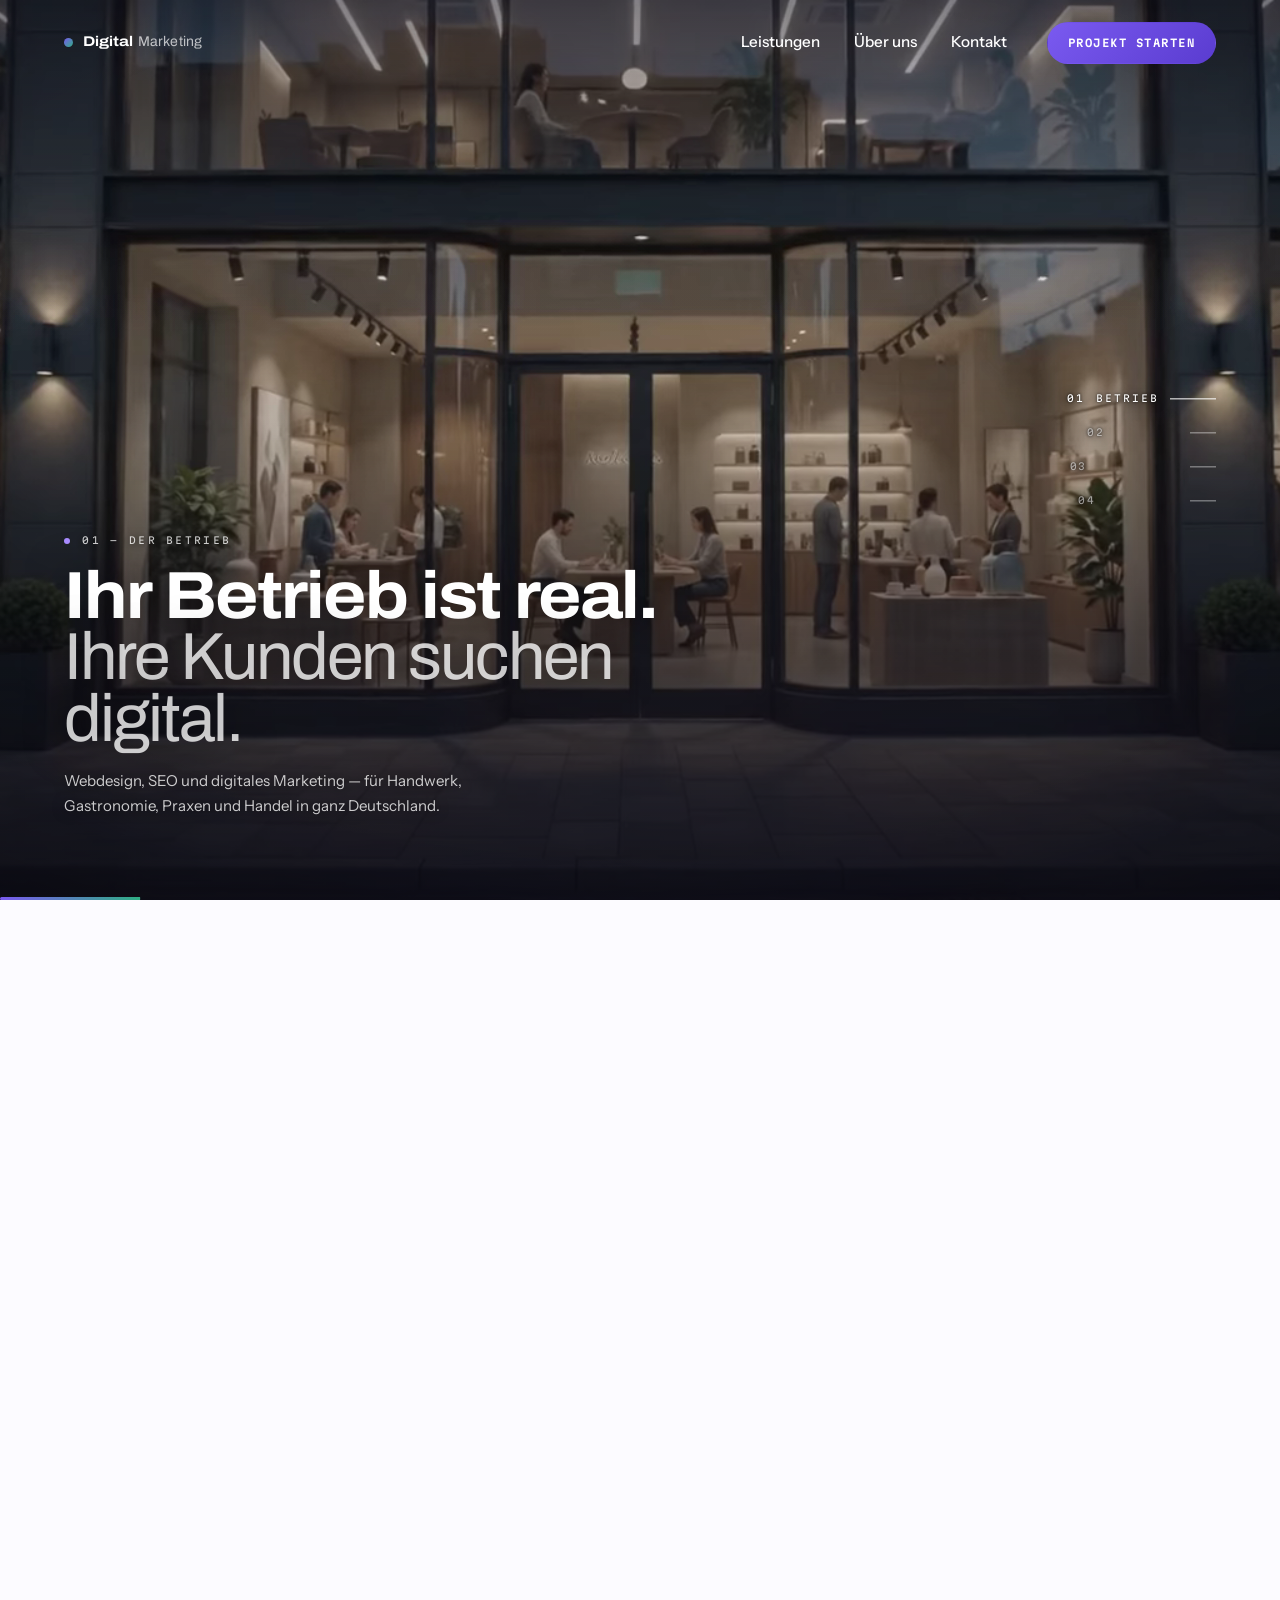
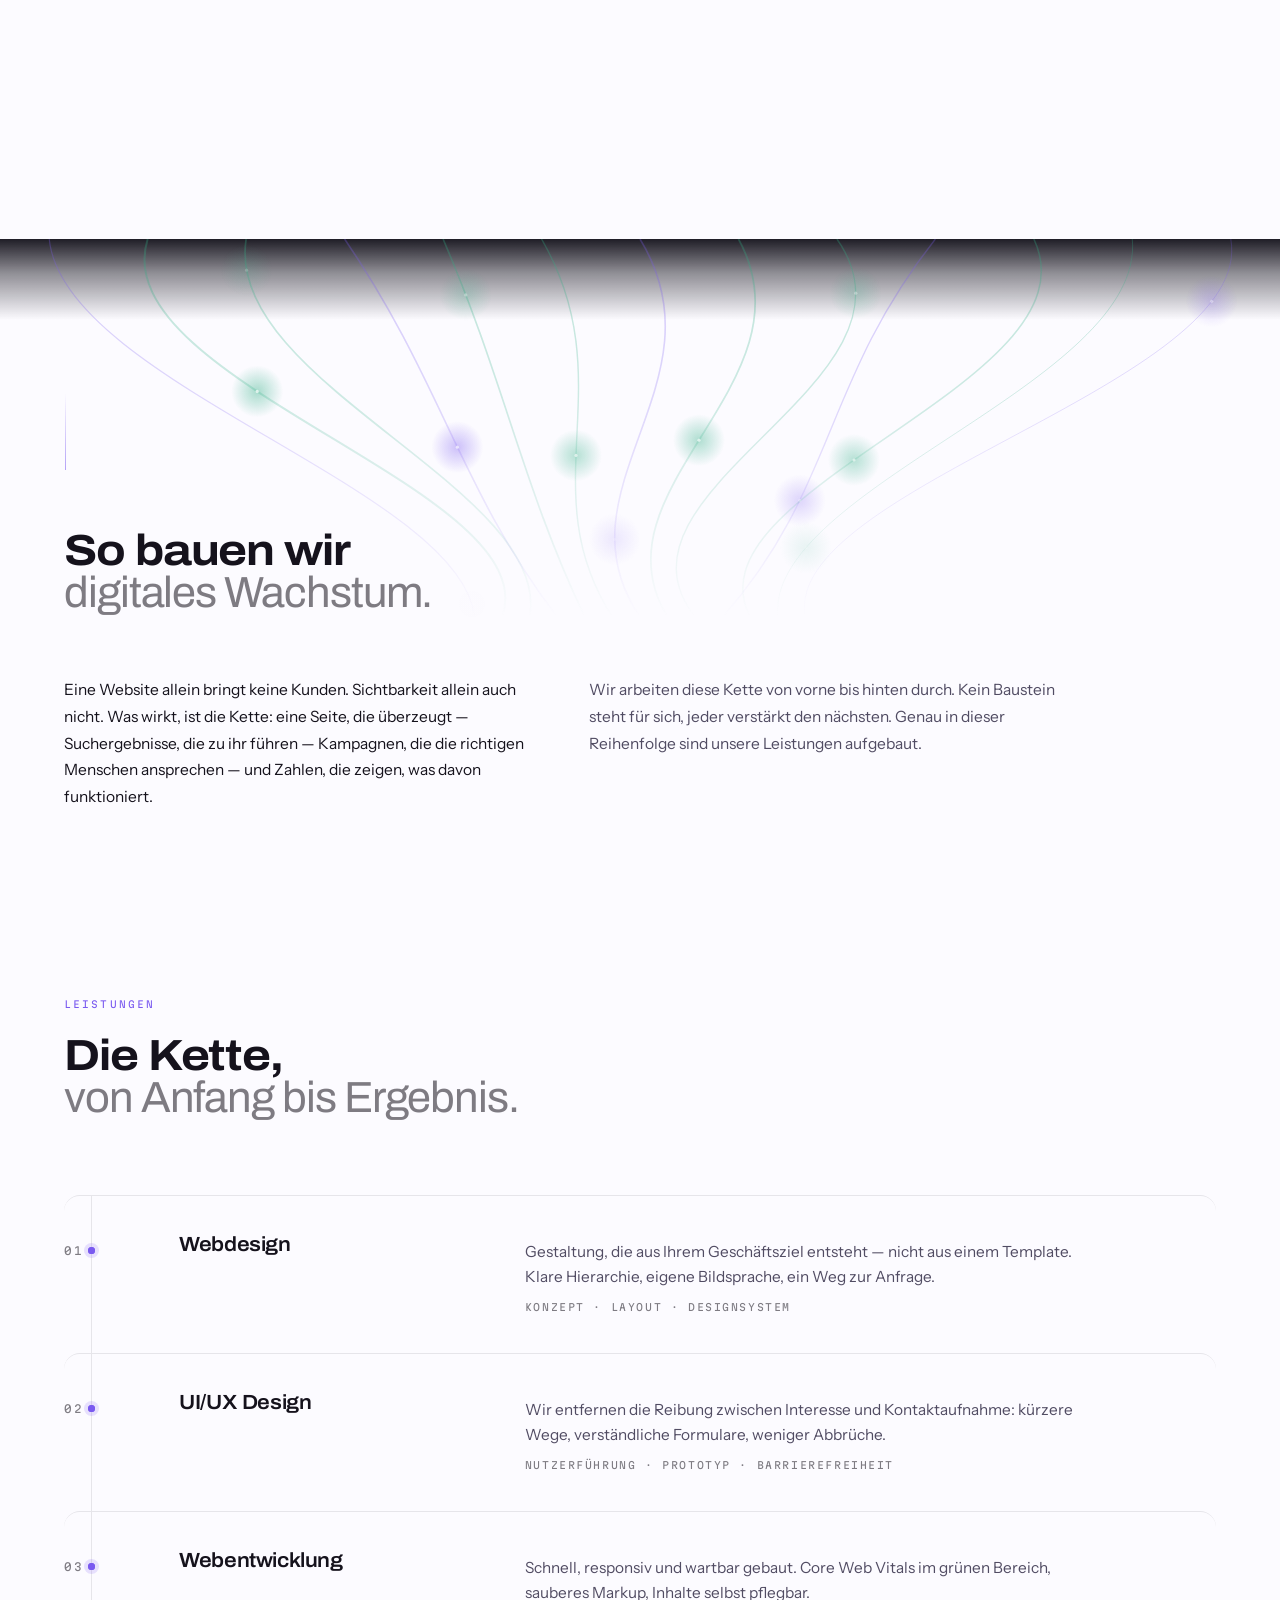
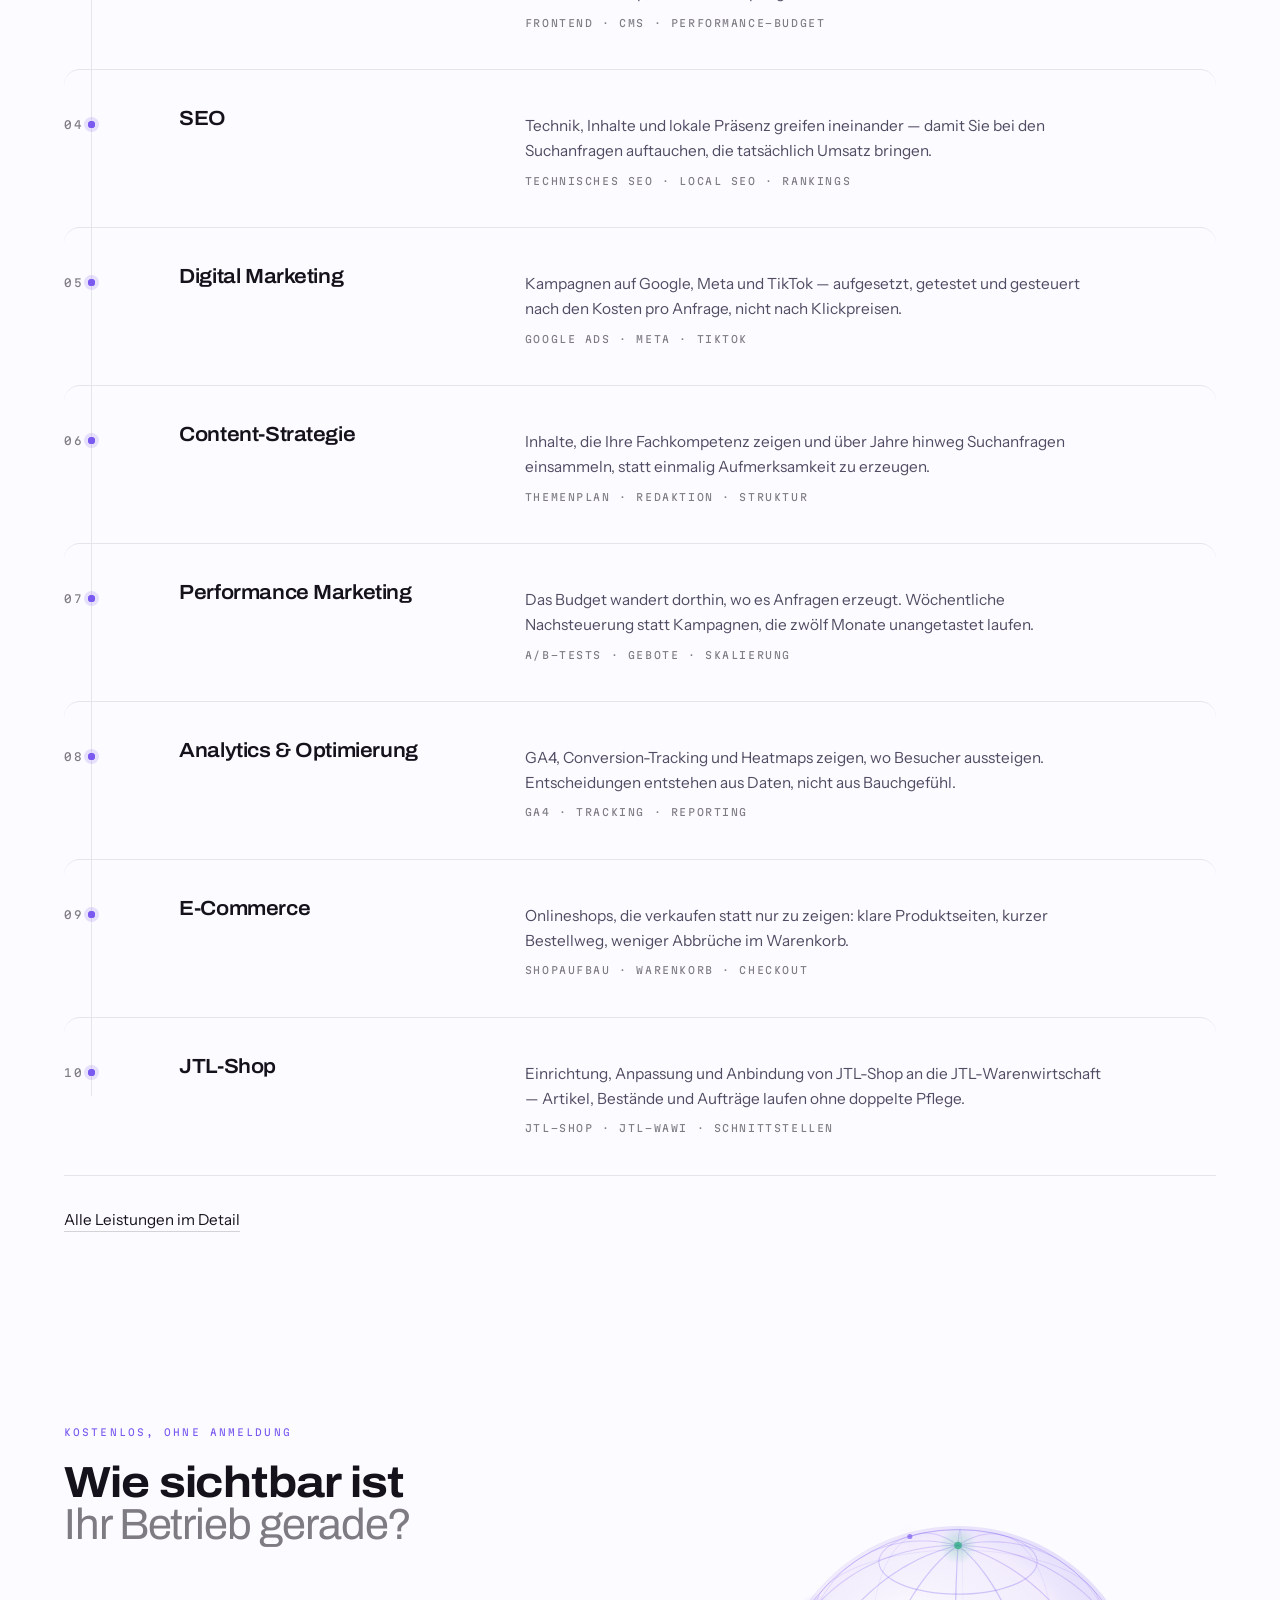
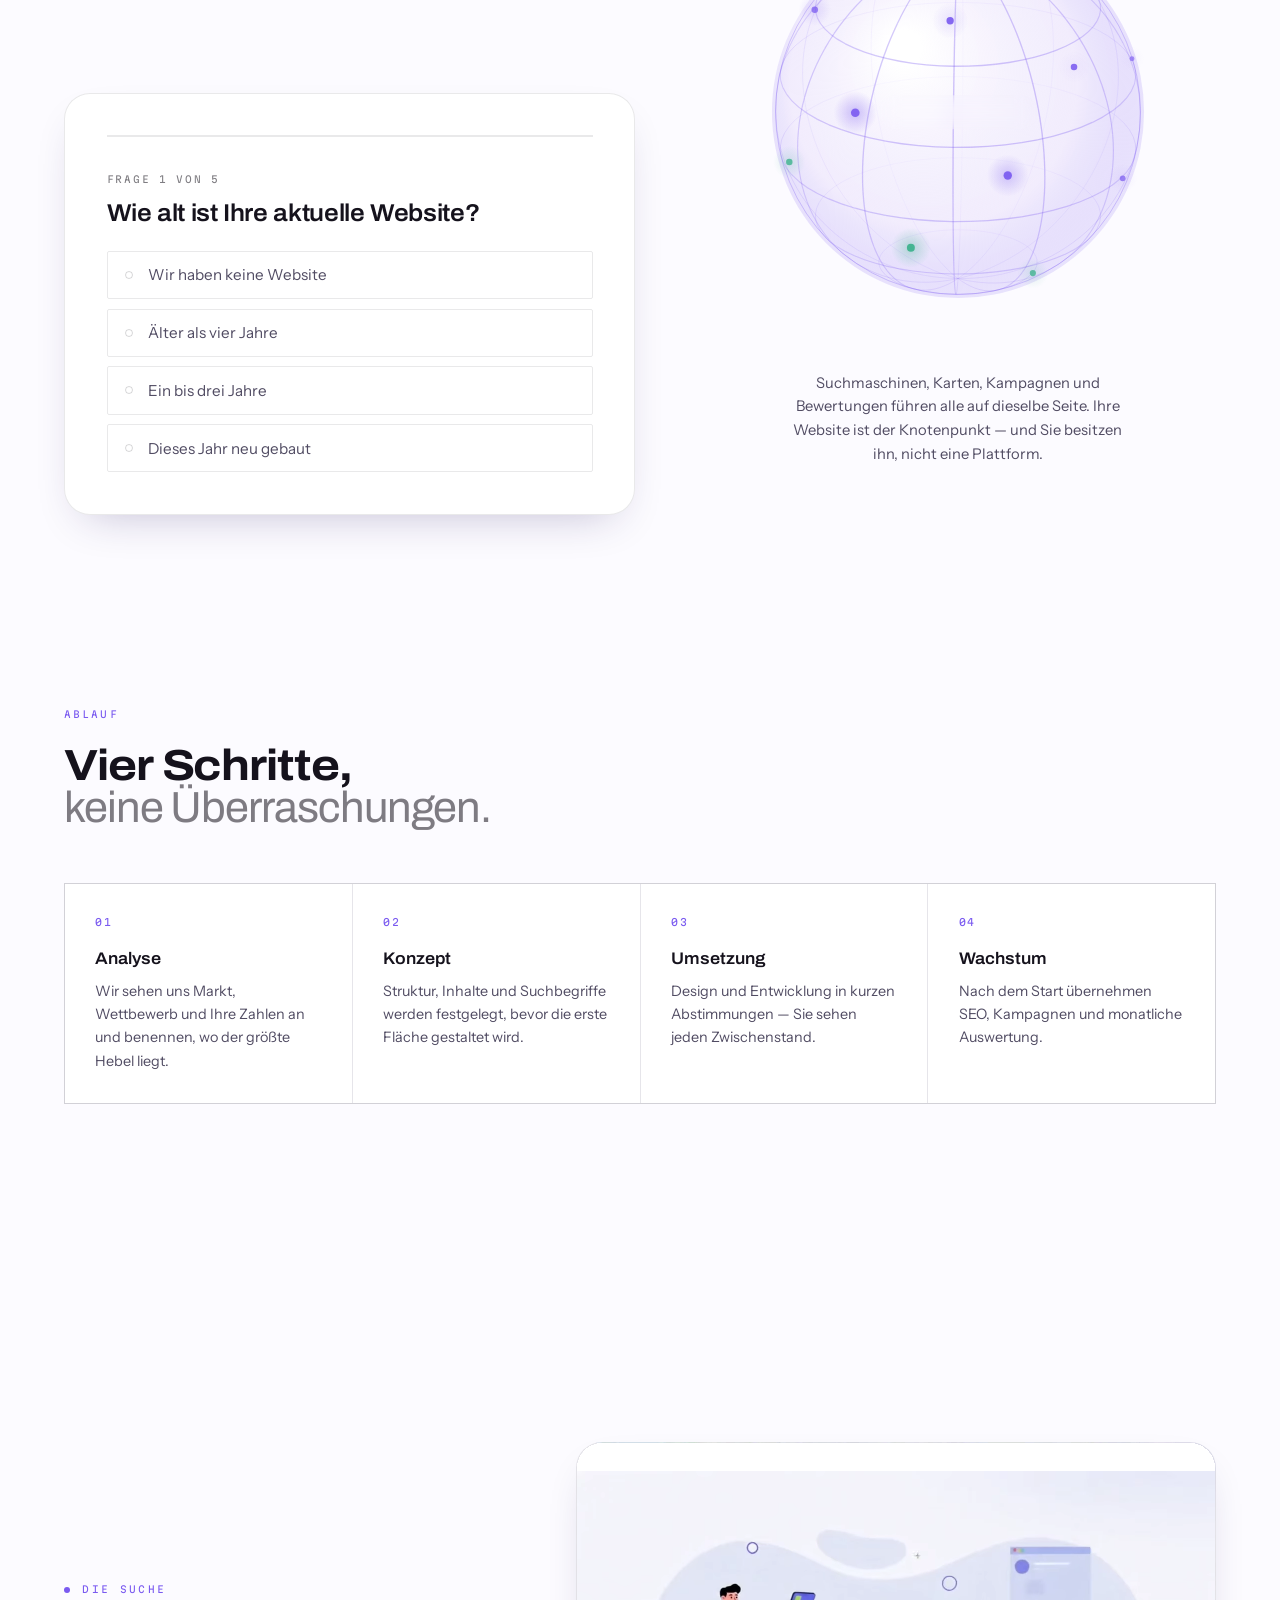
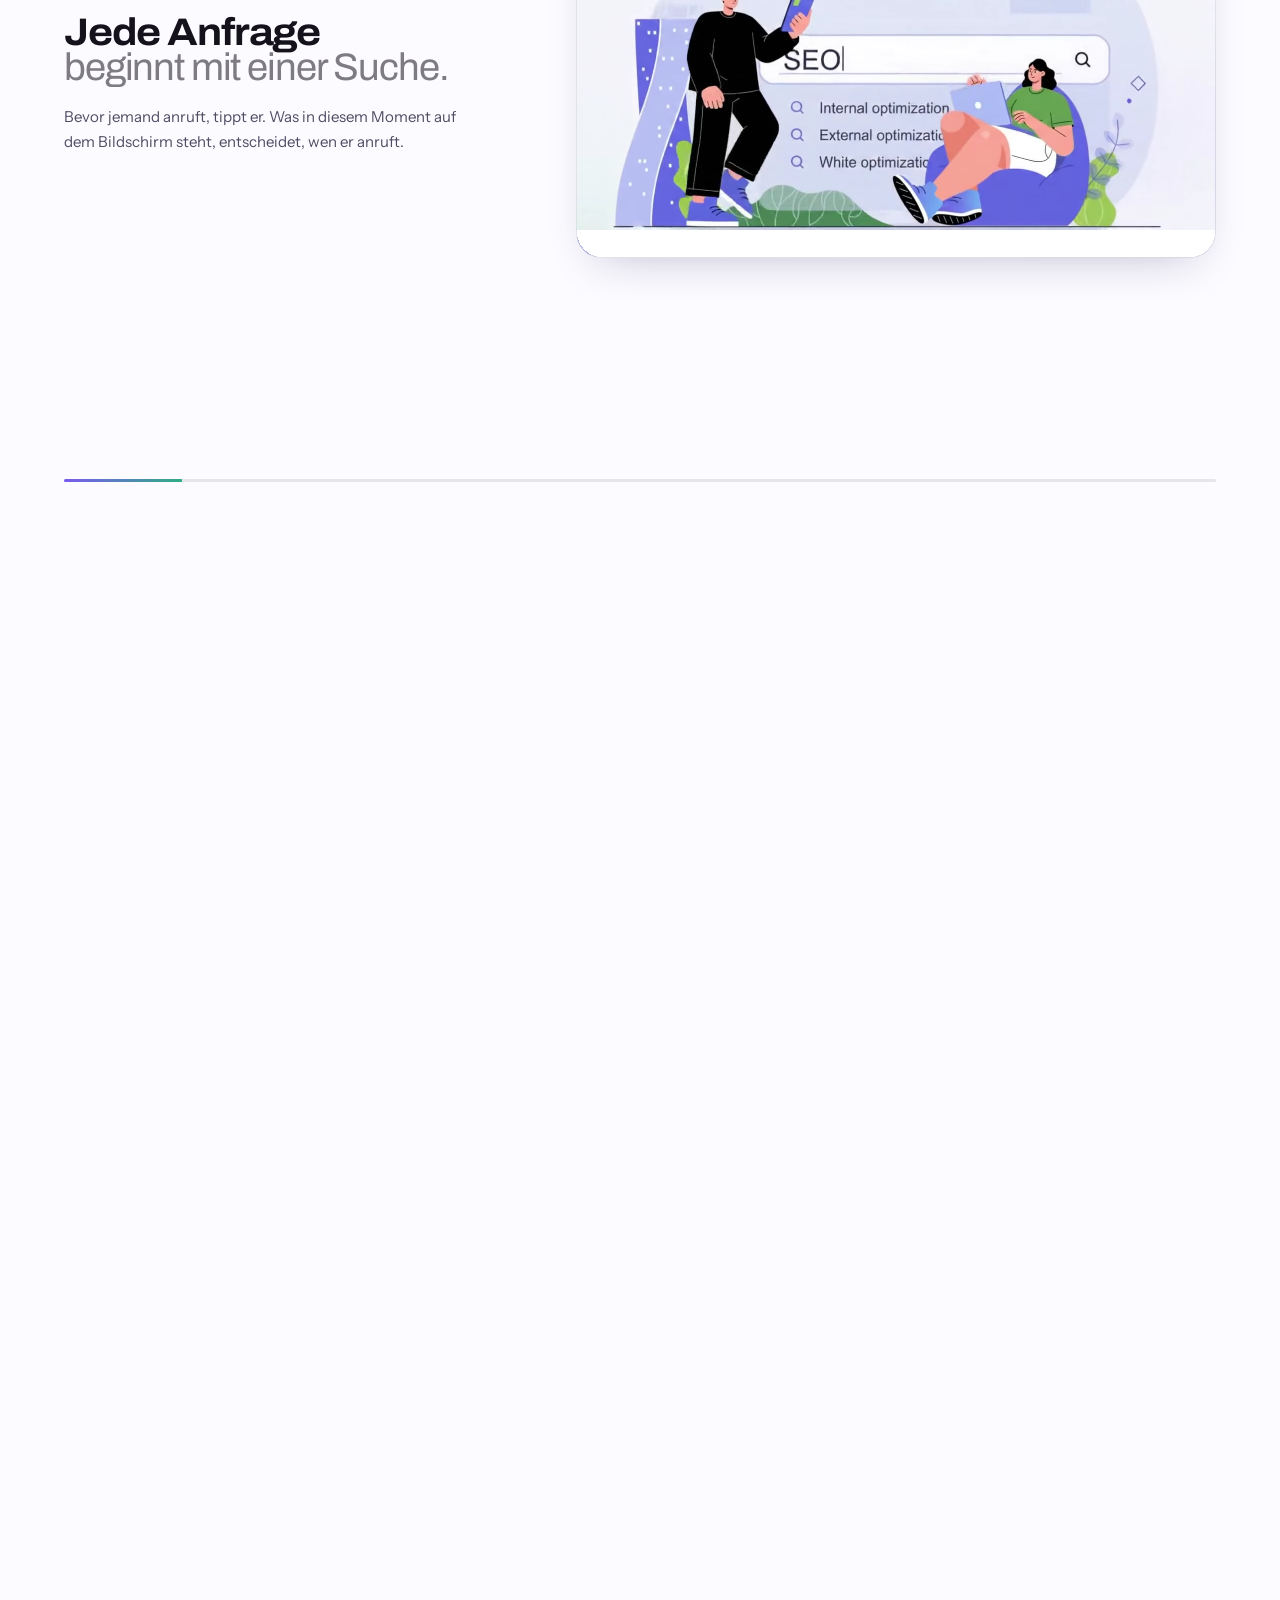
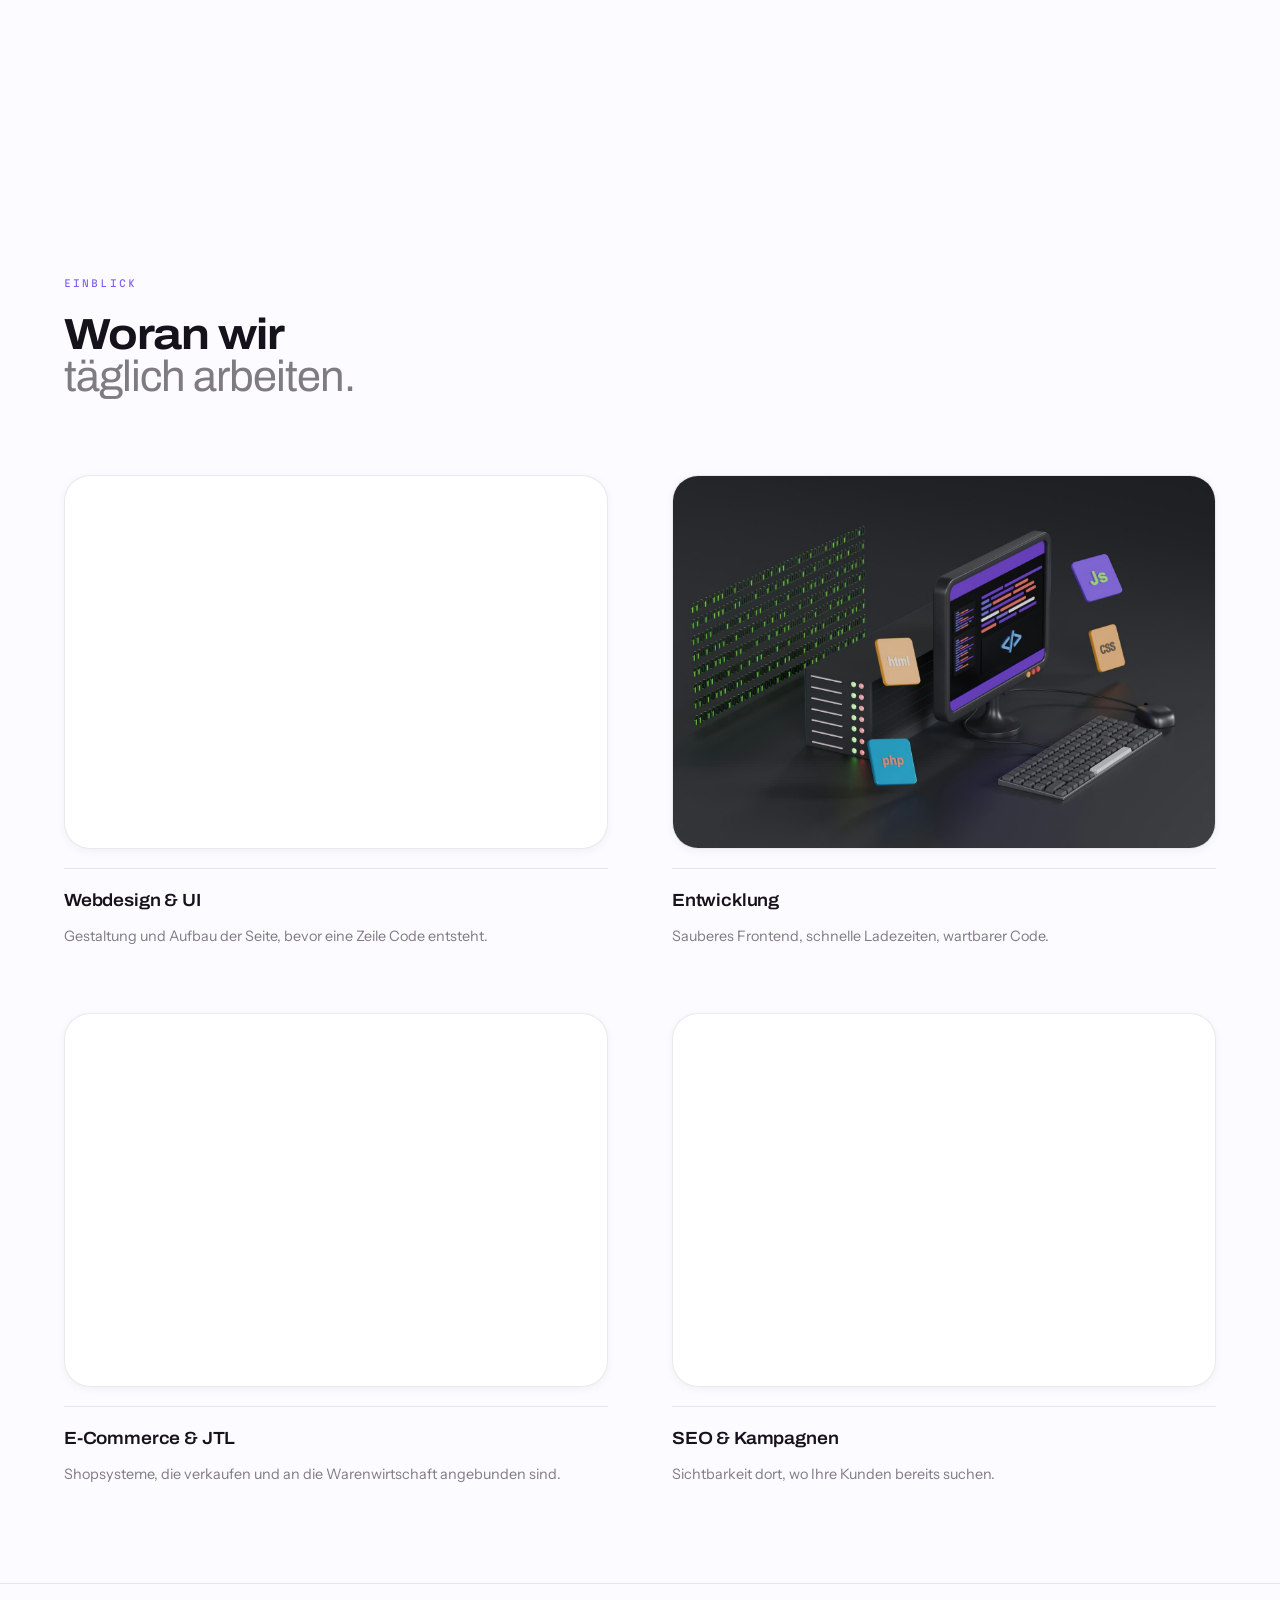
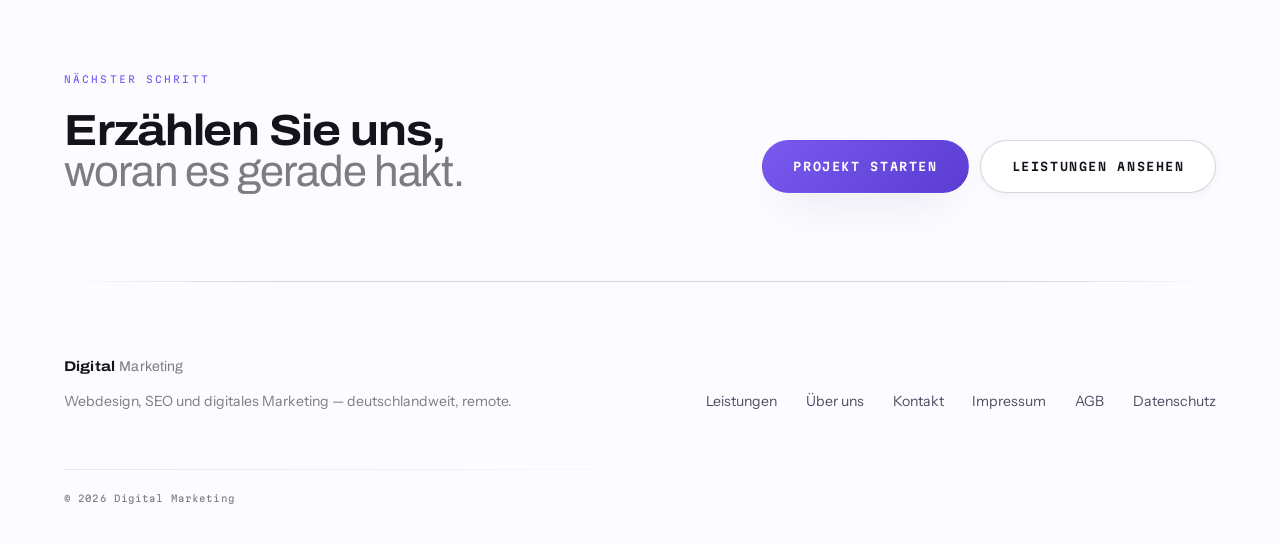
<file: index.html>
<!DOCTYPE html>
<html lang="de" class="no-js">

<head>
  <meta charset="utf-8">
  <script>
    /* Sofort auf "js" schalten, damit die statische Fassung nicht kurz
       aufblitzt. Ob das Story-Skript wirklich ankommt, meldet der Browser
       am Skript-Element selbst (onerror) — verlässlicher als ein Zeitgeber,
       der bei langsamer Verbindung fälschlich auslöst.
       Wer die Bewegung trotz Systemeinstellung sehen möchte, hat das einmal
       bestätigt; die Entscheidung wird hier sofort angewendet. */
    (function (d) {
      var h = d.documentElement;
      h.className = h.className.replace("no-js", "js");
      try {
        if (localStorage.getItem("bewegung") === "an") h.className += " bewegung-an";
      } catch (e) { /* ohne Speicher eben nicht */ }
    })(document);
  </script>
  <meta name="viewport" content="width=device-width, initial-scale=1">

  <title>Digital Marketing — Webdesign & Online-Marketing Agentur</title>
  <meta name="description" content="Digitalagentur für Webdesign, SEO und Performance Marketing. Wir verbinden Betriebe, die offline stark sind, mit digitalem Wachstum.">
  <meta name="theme-color" content="#FCFBFF">
  <link rel="canonical" href="https://jawadkazimi87-coder.github.io/">

  <meta property="og:type" content="website">
  <meta property="og:locale" content="de_DE">
  <meta property="og:site_name" content="Digital Marketing">
  <meta property="og:title" content="Digital Marketing — Webdesign & Online-Marketing Agentur">
  <meta property="og:description" content="Digitalagentur für Webdesign, SEO und Performance Marketing. Wir verbinden Betriebe, die offline stark sind, mit digitalem Wachstum.">
  <meta property="og:url" content="https://jawadkazimi87-coder.github.io/">
  <meta property="og:image" content="https://jawadkazimi87-coder.github.io/public/images/og-cover.jpg">
  <meta property="og:image:width" content="1200">
  <meta property="og:image:height" content="630">
  <meta property="og:image:alt" content="Digital Marketing — Digitalagentur">
  <meta name="twitter:card" content="summary_large_image">
  <meta name="twitter:title" content="Digital Marketing — Webdesign & Online-Marketing Agentur">
  <meta name="twitter:description" content="Digitalagentur für Webdesign, SEO und Performance Marketing. Wir verbinden Betriebe, die offline stark sind, mit digitalem Wachstum.">
  <meta name="twitter:image" content="https://jawadkazimi87-coder.github.io/public/images/og-cover.jpg">

  <link rel="icon" href="public/icons/favicon.svg" type="image/svg+xml">
  <link rel="apple-touch-icon" href="public/icons/favicon.png">

  <link rel="preload" as="font" type="font/woff2" href="assets/fonts/archivo-latin.woff2" crossorigin>
  <link rel="preload" as="font" type="font/woff2" href="assets/fonts/instrument-sans-latin.woff2" crossorigin>
  <link rel="stylesheet" href="assets/css/fonts.css?v=2">
  <link rel="stylesheet" href="assets/css/site.css?v=2">
  <script type="application/ld+json">
  {
    "@context": "https://schema.org",
    "@type": "ProfessionalService",
    "name": "Digital Marketing",
    "url": "https://jawadkazimi87-coder.github.io/",
    "image": "https://jawadkazimi87-coder.github.io/public/images/og-cover.jpg",
    "description": "Digitalagentur für Webdesign, Webentwicklung, SEO und digitales Marketing.",
    "email": "jawadkazimi87@gmail.com",
    "telephone": "+4917623294250",
    "priceRange": "€€",
    "areaServed": {
      "@type": "Country",
      "name": "Deutschland"
    },
    "availableLanguage": [
      "de",
      "en"
    ],
    "knowsAbout": [
      "Webdesign",
      "Suchmaschinenoptimierung",
      "Performance Marketing",
      "Content-Strategie",
      "Web Analytics"
    ],
    "hasOfferCatalog": {
      "@type": "OfferCatalog",
      "name": "Leistungen",
      "itemListElement": [
        {
          "@type": "Offer",
          "itemOffered": {
            "@type": "Service",
            "name": "Webdesign"
          }
        },
        {
          "@type": "Offer",
          "itemOffered": {
            "@type": "Service",
            "name": "UI/UX Design"
          }
        },
        {
          "@type": "Offer",
          "itemOffered": {
            "@type": "Service",
            "name": "Webentwicklung"
          }
        },
        {
          "@type": "Offer",
          "itemOffered": {
            "@type": "Service",
            "name": "SEO"
          }
        },
        {
          "@type": "Offer",
          "itemOffered": {
            "@type": "Service",
            "name": "Digital Marketing"
          }
        },
        {
          "@type": "Offer",
          "itemOffered": {
            "@type": "Service",
            "name": "Content-Strategie"
          }
        },
        {
          "@type": "Offer",
          "itemOffered": {
            "@type": "Service",
            "name": "Performance Marketing"
          }
        },
        {
          "@type": "Offer",
          "itemOffered": {
            "@type": "Service",
            "name": "Analytics & Optimierung"
          }
        }
      ]
    }
  }
  </script>
</head>

<body>
  <a class="skiplink" href="#inhalt">Direkt zum Inhalt springen</a>

  <header class="masthead" id="masthead">
    <a class="wordmark" href="index.html" aria-label="Digital Marketing — Startseite">
      <span class="wordmark__mark" aria-hidden="true"></span>
      <span class="wordmark__text">Digital<span class="wordmark__thin">Marketing</span></span>
    </a>

    <nav class="mainnav" id="mainnav" aria-label="Hauptnavigation">
      <ul class="mainnav__list">
        <li><a href="leistungen.html">Leistungen</a></li>
        <li><a href="ueber-uns.html">Über uns</a></li>
        <li><a href="kontakt.html">Kontakt</a></li>
      </ul>
      <a class="btn btn--primary btn--sm" href="kontakt.html">Projekt starten</a>
    </nav>

    <button class="menutoggle" id="menutoggle" type="button" aria-expanded="false" aria-controls="mainnav">
      <span class="menutoggle__bars" aria-hidden="true"><i></i><i></i></span>
      <span class="menutoggle__label">Menü</span>
    </button>
  </header>

  <main id="inhalt">
    <!-- ====================== SCROLL-STORYTELLING ======================= -->
    <!--
      Das Video wird per Scrollposition gescrubbt (assets/js/story.js).
      Die data-start/data-end Werte an den .beat Elementen sind Fortschrittswerte
      von 0 bis 1 und auf die Bildwechsel des Videos abgestimmt (Laufzeit 10,08 s):
      Laden 0-1,9 s | Lichtraster 1,9-3,1 s | Website 3,1-4,8 s |
      Verbindungen 4,8-6,0 s | Kunden 6,0-7,5 s | Verdichtung 7,5-8,6 s |
      Wachstum ab 8,6 s. Kalibrierhilfe: ?debug=1 an die URL hängen.
    -->
    <section class="story" id="story" data-story aria-labelledby="story-headline">
      <div class="story__stage" data-stage>

        <div class="stage__media">
          <video class="stage__video" data-video playsinline muted preload="auto" tabindex="-1" aria-hidden="true"
            poster="public/images/hero-poster.jpg" data-src-desktop="public/videos/hero-story.mp4"
            data-src-mobile="public/videos/hero-story-mobile.mp4" data-src-webm="public/videos/hero-story.webm">
          </video>
          <div class="stage__grade" aria-hidden="true"></div>
          <div class="stage__vignette" aria-hidden="true"></div>
        </div>

        <div class="stage__beats">

          <!-- 01 — Der Betrieb -->
          <article class="beat beat--opening is-active" data-start="0" data-end="0.19">
            <p class="beat__eyebrow">01 — Der Betrieb</p>
            <h1 class="beat__display" id="story-headline">
              Ihr Betrieb ist real.<br><em>Ihre Kunden suchen digital.</em>
            </h1>
            <p class="beat__lead">
              Webdesign, SEO und digitales Marketing — für Handwerk, Gastronomie, Praxen
              und Handel in ganz Deutschland.
            </p>
          </article>

          <article class="beat" data-start="0.19" data-end="0.31">
            <p class="beat__statement">
              Jeden Tag sucht jemand genau das, was Sie anbieten.<br>
              <em>Und findet einen anderen.</em>
            </p>
          </article>

          <!-- 02 — Die Website -->
          <article class="beat" data-start="0.31" data-end="0.475">
            <p class="beat__eyebrow">02 — Die Website</p>
            <h2 class="beat__display beat__display--word">Webdesign</h2>
            <p class="beat__lead">
              Wir übersetzen Ihren Betrieb in eine Website, die in unter zwei Sekunden lädt,
              in den ersten Sekunden Vertrauen aufbaut und Besucher zu Anfragen führt.
            </p>
          </article>

          <!-- 03 — Die Sichtbarkeit -->
          <article class="beat" data-start="0.475" data-end="0.595">
            <p class="beat__eyebrow">03 — Die Sichtbarkeit</p>
            <h2 class="beat__display beat__display--word">Digital<br>Marketing</h2>
            <p class="beat__lead">
              Suchergebnisse, Karten, Kampagnen: Wir sorgen dafür, dass Ihr Betrieb dort
              auftaucht, wo Ihre Kunden ohnehin schon suchen.
            </p>
          </article>

          <article class="beat" data-start="0.595" data-end="0.745">
            <p class="beat__statement">
              Mehr Sichtbarkeit.<br>
              <em class="beat__swap">Mehr Anfragen.</em>
            </p>
          </article>

          <!-- 04 — Das Wachstum -->
          <article class="beat" data-start="0.745" data-end="0.855">
            <p class="beat__eyebrow">04 — Das Wachstum</p>
            <h2 class="beat__display">Aus Klicks<br>werden Kunden.</h2>
            <p class="beat__lead">
              Jede Anfrage ist messbar. Jede Kampagne wird nachjustiert. Jeder Monat baut
              auf dem vorherigen auf.
            </p>
          </article>

          <!-- CTA -->
          <article class="beat beat--cta" data-start="0.855" data-end="1.001">
            <p class="beat__eyebrow">Bereit?</p>
            <h2 class="beat__display">Lassen Sie uns bauen,<br>was als Nächstes kommt.</h2>
            <p class="beat__lead">
              Eine stärkere Website. Bessere Sichtbarkeit. Mehr Gelegenheiten zu wachsen.
            </p>
            <div class="beat__actions">
              <a class="btn btn--primary" href="#kontakt">Projekt starten</a>
              <a class="btn btn--ghost" href="#leistungen">Leistungen ansehen</a>
            </div>
          </article>

        </div>

        <ol class="rail" data-rail aria-label="Fortschritt der Geschichte">
          <li class="rail__step is-active" data-from="0" data-to="0.31"><span class="rail__num">01</span><span
              class="rail__name">Betrieb</span></li>
          <li class="rail__step" data-from="0.31" data-to="0.475"><span class="rail__num">02</span><span
              class="rail__name">Website</span></li>
          <li class="rail__step" data-from="0.475" data-to="0.745"><span class="rail__num">03</span><span
              class="rail__name">Marketing</span></li>
          <li class="rail__step" data-from="0.745" data-to="1.001"><span class="rail__num">04</span><span
              class="rail__name">Wachstum</span></li>
        </ol>

        <p class="scrollcue" data-scrollcue><span>Scrollen</span></p>
        <div class="scrub" aria-hidden="true"><i data-scrub></i></div>
        <div class="debugpanel" data-debug hidden></div>
      </div>
    </section>

    <!-- Lichtadern führen das Videoende in die Seite hinein weiter. -->
    <div class="streams" data-streams aria-hidden="true"></div>

    <section class="bridge" id="ansatz" aria-labelledby="bridge-title">
      <div class="bridge__thread" aria-hidden="true"></div>
      <div class="shell">
        <p class="eyebrow reveal">Der Ansatz</p>
        <h2 class="section-title reveal" id="bridge-title">
          So bauen wir<br><em>digitales Wachstum.</em>
        </h2>
        <div class="bridge__cols">
          <p class="bridge__text reveal">
            Eine Website allein bringt keine Kunden. Sichtbarkeit allein auch nicht. Was
            wirkt, ist die Kette: eine Seite, die überzeugt — Suchergebnisse, die zu ihr
            führen — Kampagnen, die die richtigen Menschen ansprechen — und Zahlen, die
            zeigen, was davon funktioniert.
          </p>
          <p class="bridge__text reveal">
            Wir arbeiten diese Kette von vorne bis hinten durch. Kein Baustein steht für
            sich, jeder verstärkt den nächsten. Genau in dieser Reihenfolge sind unsere
            Leistungen aufgebaut.
          </p>
        </div>
      </div>
    </section>

    <section class="chain band" id="leistungen" aria-labelledby="chain-title">
      <div class="shell">
        <header class="chain__head">
          <p class="eyebrow reveal">Leistungen</p>
          <h2 class="section-title reveal" id="chain-title">Die Kette,<br><em>von Anfang bis Ergebnis.</em></h2>
        </header>
        <ol class="chain__list">
          <li class="node reveal">
            <span class="node__index">01</span>
            <div class="node__body">
              <h3 class="node__title">Webdesign</h3>
              <p class="node__text">Gestaltung, die aus Ihrem Geschäftsziel entsteht — nicht aus einem Template. Klare Hierarchie, eigene Bildsprache, ein Weg zur Anfrage.</p>
              <p class="node__meta">Konzept · Layout · Designsystem</p>
            </div>
          </li>
          <li class="node reveal">
            <span class="node__index">02</span>
            <div class="node__body">
              <h3 class="node__title">UI/UX Design</h3>
              <p class="node__text">Wir entfernen die Reibung zwischen Interesse und Kontaktaufnahme: kürzere Wege, verständliche Formulare, weniger Abbrüche.</p>
              <p class="node__meta">Nutzerführung · Prototyp · Barrierefreiheit</p>
            </div>
          </li>
          <li class="node reveal">
            <span class="node__index">03</span>
            <div class="node__body">
              <h3 class="node__title">Webentwicklung</h3>
              <p class="node__text">Schnell, responsiv und wartbar gebaut. Core Web Vitals im grünen Bereich, sauberes Markup, Inhalte selbst pflegbar.</p>
              <p class="node__meta">Frontend · CMS · Performance-Budget</p>
            </div>
          </li>
          <li class="node reveal">
            <span class="node__index">04</span>
            <div class="node__body">
              <h3 class="node__title">SEO</h3>
              <p class="node__text">Technik, Inhalte und lokale Präsenz greifen ineinander — damit Sie bei den Suchanfragen auftauchen, die tatsächlich Umsatz bringen.</p>
              <p class="node__meta">Technisches SEO · Local SEO · Rankings</p>
            </div>
          </li>
          <li class="node reveal">
            <span class="node__index">05</span>
            <div class="node__body">
              <h3 class="node__title">Digital Marketing</h3>
              <p class="node__text">Kampagnen auf Google, Meta und TikTok — aufgesetzt, getestet und gesteuert nach den Kosten pro Anfrage, nicht nach Klickpreisen.</p>
              <p class="node__meta">Google Ads · Meta · TikTok</p>
            </div>
          </li>
          <li class="node reveal">
            <span class="node__index">06</span>
            <div class="node__body">
              <h3 class="node__title">Content-Strategie</h3>
              <p class="node__text">Inhalte, die Ihre Fachkompetenz zeigen und über Jahre hinweg Suchanfragen einsammeln, statt einmalig Aufmerksamkeit zu erzeugen.</p>
              <p class="node__meta">Themenplan · Redaktion · Struktur</p>
            </div>
          </li>
          <li class="node reveal">
            <span class="node__index">07</span>
            <div class="node__body">
              <h3 class="node__title">Performance Marketing</h3>
              <p class="node__text">Das Budget wandert dorthin, wo es Anfragen erzeugt. Wöchentliche Nachsteuerung statt Kampagnen, die zwölf Monate unangetastet laufen.</p>
              <p class="node__meta">A/B-Tests · Gebote · Skalierung</p>
            </div>
          </li>
          <li class="node reveal">
            <span class="node__index">08</span>
            <div class="node__body">
              <h3 class="node__title">Analytics &amp; Optimierung</h3>
              <p class="node__text">GA4, Conversion-Tracking und Heatmaps zeigen, wo Besucher aussteigen. Entscheidungen entstehen aus Daten, nicht aus Bauchgefühl.</p>
              <p class="node__meta">GA4 · Tracking · Reporting</p>
            </div>
          </li>
          <li class="node reveal">
            <span class="node__index">09</span>
            <div class="node__body">
              <h3 class="node__title">E-Commerce</h3>
              <p class="node__text">Onlineshops, die verkaufen statt nur zu zeigen: klare Produktseiten, kurzer Bestellweg, weniger Abbrüche im Warenkorb.</p>
              <p class="node__meta">Shopaufbau · Warenkorb · Checkout</p>
            </div>
          </li>
          <li class="node reveal">
            <span class="node__index">10</span>
            <div class="node__body">
              <h3 class="node__title">JTL-Shop</h3>
              <p class="node__text">Einrichtung, Anpassung und Anbindung von JTL-Shop an die JTL-Warenwirtschaft — Artikel, Bestände und Aufträge laufen ohne doppelte Pflege.</p>
              <p class="node__meta">JTL-Shop · JTL-Wawi · Schnittstellen</p>
            </div>
          </li>
        </ol>
        <p class="about__more reveal" style="margin-top:2rem">
          <a class="textlink" href="leistungen.html">Alle Leistungen im Detail</a>
        </p>
      </div>
    </section>

    <section class="band" id="check" aria-labelledby="check-title">
      <div class="shell check-split">
        <div class="check-split__main">
          <header class="band__head">
            <p class="eyebrow reveal">Kostenlos, ohne Anmeldung</p>
            <h2 class="section-title reveal" id="check-title">Wie sichtbar ist<br><em>Ihr Betrieb gerade?</em></h2>
            <p class="band__intro reveal">
              Fünf Fragen, etwa eine Minute. Sie bekommen sofort eine Einschätzung und die
              konkreten Lücken benannt. Die Auswertung passiert in Ihrem Browser — es werden
              keine Daten an uns übertragen.
            </p>
          </header>

          <div class="check reveal" data-check>
            <div class="check__bar" aria-hidden="true"><i data-check-bar></i></div>
            <div data-check-stage>
              <noscript>
                <p>Für den Sichtbarkeits-Check wird JavaScript benötigt.
                  Schreiben Sie uns stattdessen gern direkt —
                  <a class="textlink" href="kontakt.html">zum Kontaktformular</a>.</p>
              </noscript>
            </div>
          </div>
        </div>

        <aside class="check-split__orb reveal">
          <div class="orb__stage" data-globe>
            <span class="orb__badge">🌐 Ihre Website</span>
          </div>
          <p class="check-split__note">
            Suchmaschinen, Karten, Kampagnen und Bewertungen führen alle auf dieselbe Seite.
            Ihre Website ist der Knotenpunkt — und Sie besitzen ihn, nicht eine Plattform.
          </p>
        </aside>
      </div>
    </section>

    <section class="band" id="prozess" aria-labelledby="prozess-title">
      <div class="shell">
        <header class="band__head">
          <p class="eyebrow reveal">Ablauf</p>
          <h2 class="section-title reveal" id="prozess-title">Vier Schritte,<br><em>keine Überraschungen.</em></h2>
        </header>
        <ol class="steps">
          <li class="step reveal">
            <h3>Analyse</h3>
            <p>Wir sehen uns Markt, Wettbewerb und Ihre Zahlen an und benennen, wo der größte Hebel liegt.</p>
          </li>
          <li class="step reveal">
            <h3>Konzept</h3>
            <p>Struktur, Inhalte und Suchbegriffe werden festgelegt, bevor die erste Fläche gestaltet wird.</p>
          </li>
          <li class="step reveal">
            <h3>Umsetzung</h3>
            <p>Design und Entwicklung in kurzen Abstimmungen — Sie sehen jeden Zwischenstand.</p>
          </li>
          <li class="step reveal">
            <h3>Wachstum</h3>
            <p>Nach dem Start übernehmen SEO, Kampagnen und monatliche Auswertung.</p>
          </li>
        </ol>
      </div>
    </section>

    <!-- ================= ZWEITE SCROLL-GESCHICHTE: SUCHE ================= -->
    <!-- Zweites Video, gleiche Mechanik wie im Hero. Weil die Aufnahme hell
         ist, steht die Schrift hier dunkel neben statt auf dem Bild. -->
    <section class="story story--light" id="suche" data-story aria-labelledby="suche-headline">
      <div class="story__stage" data-stage>

        <div class="stage__media">
          <video class="stage__video" data-video playsinline muted preload="metadata" tabindex="-1"
            aria-hidden="true" poster="public/images/seo-poster.jpg"
            data-src-desktop="public/videos/seo-story.mp4"
            data-src-mobile="public/videos/seo-story-mobile.mp4"
            data-src-webm="public/videos/seo-story.webm">
          </video>
        </div>

        <div class="stage__beats">
          <article class="beat is-active" data-start="0" data-end="0.3">
            <p class="beat__eyebrow">Die Suche</p>
            <h2 class="beat__display" id="suche-headline">Jede Anfrage<br><em>beginnt mit einer Suche.</em></h2>
            <p class="beat__lead">
              Bevor jemand anruft, tippt er. Was in diesem Moment auf dem Bildschirm steht,
              entscheidet, wen er anruft.
            </p>
          </article>

          <article class="beat" data-start="0.3" data-end="0.58">
            <p class="beat__eyebrow">Was wir tun</p>
            <h2 class="beat__display">Wir sorgen dafür,<br><em>dass Ihr Name dort steht.</em></h2>
            <p class="beat__lead">
              Technik, Inhalte und Signale von außen greifen ineinander, bis Ihr Betrieb bei den
              Suchen auftaucht, die zu Aufträgen führen.
            </p>
          </article>

          <article class="beat" data-start="0.58" data-end="0.82">
            <p class="beat__eyebrow">Drei Ebenen</p>
            <h2 class="beat__display">Innen, außen,<br><em>und über die Zeit.</em></h2>
            <ul class="beat__list">
              <li>Interne Optimierung — Struktur, Ladezeit, Inhalte</li>
              <li>Externe Signale — Verzeichnisse, Bewertungen, Verweise</li>
              <li>Content-Strategie — Themen, die dauerhaft Anfragen sammeln</li>
            </ul>
          </article>

          <article class="beat beat--cta" data-start="0.82" data-end="1.001">
            <p class="beat__eyebrow">Ergebnis</p>
            <h2 class="beat__display">Sichtbar für die,<br><em>die ohnehin schon suchen.</em></h2>
            <div class="beat__actions">
              <a class="btn btn--primary" href="kontakt.html">Sichtbarkeit besprechen</a>
              <a class="btn btn--ghost" href="leistungen.html">Mehr zu SEO</a>
            </div>
          </article>
        </div>

        <div class="scrub" aria-hidden="true"><i data-scrub></i></div>
      </div>
    </section>

    <section class="work band" id="arbeiten" aria-labelledby="work-title">
      <div class="shell">
        <header class="work__head">
          <p class="eyebrow reveal">Einblick</p>
          <h2 class="section-title reveal" id="work-title">Woran wir<br><em>täglich arbeiten.</em></h2>
        </header>
        <div class="work__grid">
          <article class="project reveal">
            <a class="project__link" href="leistungen.html">
              <figure class="project__frame">
                <img src="public/images/services/webdesign.jpg" alt="Entwurf einer Website auf einem Tablet"
                  width="1600" height="1100" loading="lazy" decoding="async">
              </figure>
              <div class="project__meta">
                <h3 class="project__title">Webdesign &amp; UI</h3>
                <p class="project__result">Gestaltung und Aufbau der Seite, bevor eine Zeile Code entsteht.</p>
              </div>
            </a>
          </article>
          <article class="project project--offset reveal">
            <a class="project__link" href="leistungen.html">
              <figure class="project__frame">
                <img src="public/images/services/entwicklung.jpg" alt="Arbeitsplatz mit Code-Editor und Auszeichnungssprachen"
                  width="1600" height="1100" loading="lazy" decoding="async">
              </figure>
              <div class="project__meta">
                <h3 class="project__title">Entwicklung</h3>
                <p class="project__result">Sauberes Frontend, schnelle Ladezeiten, wartbarer Code.</p>
              </div>
            </a>
          </article>
          <article class="project reveal">
            <a class="project__link" href="leistungen.html">
              <figure class="project__frame">
                <img src="public/images/services/shop.jpg" alt="Onlineshop auf einem Notebook"
                  width="1600" height="1100" loading="lazy" decoding="async">
              </figure>
              <div class="project__meta">
                <h3 class="project__title">E-Commerce &amp; JTL</h3>
                <p class="project__result">Shopsysteme, die verkaufen und an die Warenwirtschaft angebunden sind.</p>
              </div>
            </a>
          </article>
          <article class="project project--offset reveal">
            <a class="project__link" href="leistungen.html">
              <figure class="project__frame">
                <img src="public/images/services/sichtbarkeit.jpg" alt="Auswertung von Websitezahlen auf zwei Bildschirmen"
                  width="1600" height="1100" loading="lazy" decoding="async">
              </figure>
              <div class="project__meta">
                <h3 class="project__title">SEO &amp; Kampagnen</h3>
                <p class="project__result">Sichtbarkeit dort, wo Ihre Kunden bereits suchen.</p>
              </div>
            </a>
          </article>
        </div>
      </div>
    </section>

    <section class="endcta">
      <div class="shell endcta__inner">
        <div>
          <p class="eyebrow reveal">Nächster Schritt</p>
          <h2 class="section-title reveal">Erzählen Sie uns,<br><em>woran es gerade hakt.</em></h2>
        </div>
        <div class="endcta__actions reveal">
          <a class="btn btn--primary" href="kontakt.html">Projekt starten</a>
          <a class="btn btn--ghost" href="leistungen.html">Leistungen ansehen</a>
        </div>
      </div>
    </section>
  </main>

  <footer class="footer">
    <div class="shell footer__inner">
      <div class="footer__brand">
        <span class="wordmark__text">Digital<span class="wordmark__thin">Marketing</span></span>
        <p class="footer__line">Webdesign, SEO und digitales Marketing — deutschlandweit, remote.</p>
      </div>
      <nav class="footer__nav" aria-label="Fußzeile">
        <a href="leistungen.html">Leistungen</a>
        <a href="ueber-uns.html">Über uns</a>
        <a href="kontakt.html">Kontakt</a>
        <a href="impressum.html">Impressum</a>
        <a href="agb.html">AGB</a>
        <a href="datenschutz.html">Datenschutz</a>
      </nav>
      <p class="footer__legal">© <span data-year>2026</span> Digital Marketing</p>
    </div>
  </footer>

  <script src="assets/js/story.js?v=2" defer
    onerror="document.documentElement.className=document.documentElement.className.replace('js','no-js')"></script>
</body>

</html>
</file>
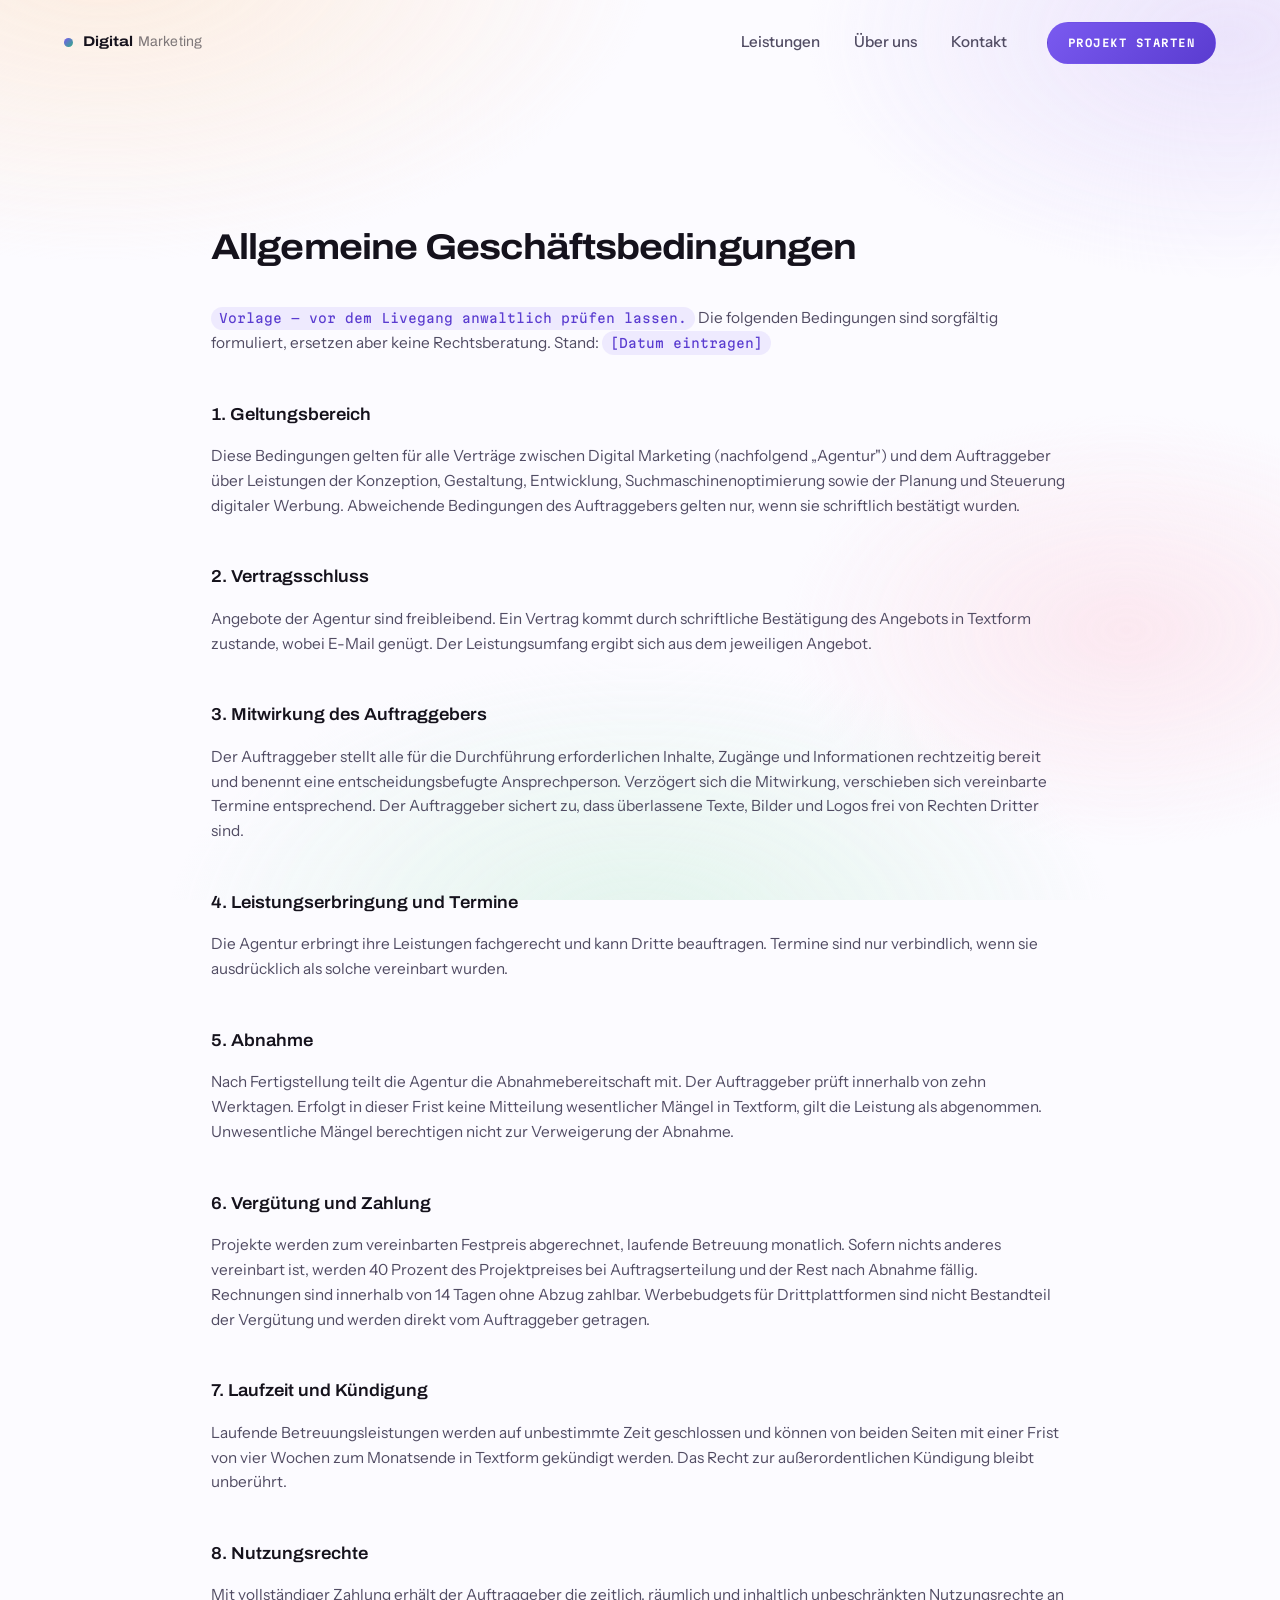
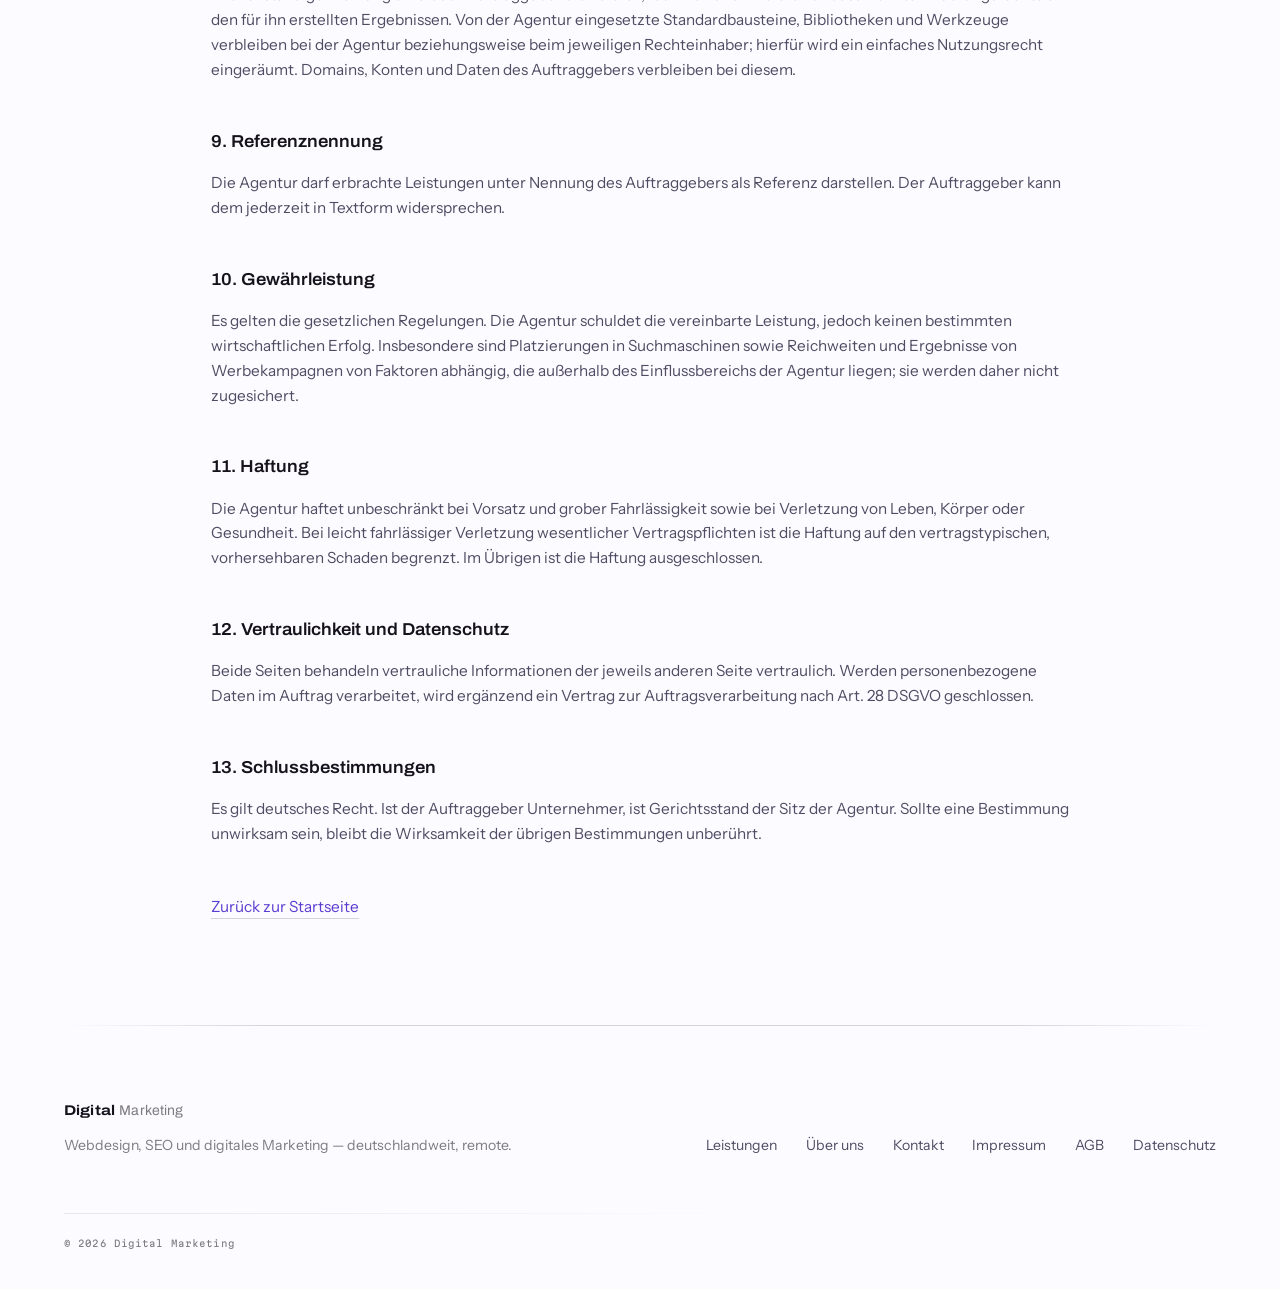
<file: agb.html>
<!DOCTYPE html>
<html lang="de" class="no-js">

<head>
  <meta charset="utf-8">
  <script>
    /* Sofort auf "js" schalten, damit die statische Fassung nicht kurz
       aufblitzt. Ob das Story-Skript wirklich ankommt, meldet der Browser
       am Skript-Element selbst (onerror) — verlässlicher als ein Zeitgeber,
       der bei langsamer Verbindung fälschlich auslöst.
       Wer die Bewegung trotz Systemeinstellung sehen möchte, hat das einmal
       bestätigt; die Entscheidung wird hier sofort angewendet. */
    (function (d) {
      var h = d.documentElement;
      h.className = h.className.replace("no-js", "js");
      try {
        if (localStorage.getItem("bewegung") === "an") h.className += " bewegung-an";
      } catch (e) { /* ohne Speicher eben nicht */ }
    })(document);
  </script>
  <meta name="viewport" content="width=device-width, initial-scale=1">

  <title>AGB | Digital Marketing</title>
  <meta name="description" content="Allgemeine Geschäftsbedingungen für Webdesign- und Marketingleistungen.">
  <meta name="theme-color" content="#FCFBFF">
  <link rel="canonical" href="https://jawadkazimi87-coder.github.io/agb.html">

  <meta property="og:type" content="website">
  <meta property="og:locale" content="de_DE">
  <meta property="og:site_name" content="Digital Marketing">
  <meta property="og:title" content="AGB | Digital Marketing">
  <meta property="og:description" content="Allgemeine Geschäftsbedingungen für Webdesign- und Marketingleistungen.">
  <meta property="og:url" content="https://jawadkazimi87-coder.github.io/agb.html">
  <meta property="og:image" content="https://jawadkazimi87-coder.github.io/public/images/og-cover.jpg">
  <meta property="og:image:width" content="1200">
  <meta property="og:image:height" content="630">
  <meta property="og:image:alt" content="Digital Marketing — Digitalagentur">
  <meta name="twitter:card" content="summary_large_image">
  <meta name="twitter:title" content="AGB | Digital Marketing">
  <meta name="twitter:description" content="Allgemeine Geschäftsbedingungen für Webdesign- und Marketingleistungen.">
  <meta name="twitter:image" content="https://jawadkazimi87-coder.github.io/public/images/og-cover.jpg">

  <link rel="icon" href="public/icons/favicon.svg" type="image/svg+xml">
  <link rel="apple-touch-icon" href="public/icons/favicon.png">

  <link rel="preload" as="font" type="font/woff2" href="assets/fonts/archivo-latin.woff2" crossorigin>
  <link rel="preload" as="font" type="font/woff2" href="assets/fonts/instrument-sans-latin.woff2" crossorigin>
  <link rel="stylesheet" href="assets/css/fonts.css?v=2">
  <link rel="stylesheet" href="assets/css/site.css?v=2">
  <meta name="robots" content="noindex, follow">
</head>

<body class="subpage">
  <a class="skiplink" href="#inhalt">Direkt zum Inhalt springen</a>

  <header class="masthead is-stuck" id="masthead">
    <a class="wordmark" href="index.html" aria-label="Digital Marketing — Startseite">
      <span class="wordmark__mark" aria-hidden="true"></span>
      <span class="wordmark__text">Digital<span class="wordmark__thin">Marketing</span></span>
    </a>

    <nav class="mainnav" id="mainnav" aria-label="Hauptnavigation">
      <ul class="mainnav__list">
        <li><a href="leistungen.html">Leistungen</a></li>
        <li><a href="ueber-uns.html">Über uns</a></li>
        <li><a href="kontakt.html">Kontakt</a></li>
      </ul>
      <a class="btn btn--primary btn--sm" href="kontakt.html">Projekt starten</a>
    </nav>

    <button class="menutoggle" id="menutoggle" type="button" aria-expanded="false" aria-controls="mainnav">
      <span class="menutoggle__bars" aria-hidden="true"><i></i><i></i></span>
      <span class="menutoggle__label">Menü</span>
    </button>
  </header>

  <main id="inhalt">
    <article class="shell legal">
      <h1>Allgemeine Geschäftsbedingungen</h1>

      <p>
        <span class="todo">Vorlage — vor dem Livegang anwaltlich prüfen lassen.</span>
        Die folgenden Bedingungen sind sorgfältig formuliert, ersetzen aber keine Rechtsberatung.
        Stand: <span class="todo">[Datum eintragen]</span>
      </p>

      <h2>1. Geltungsbereich</h2>
      <p>
        Diese Bedingungen gelten für alle Verträge zwischen Digital Marketing (nachfolgend „Agentur")
        und dem Auftraggeber über Leistungen der Konzeption, Gestaltung, Entwicklung,
        Suchmaschinenoptimierung sowie der Planung und Steuerung digitaler Werbung.
        Abweichende Bedingungen des Auftraggebers gelten nur, wenn sie schriftlich bestätigt wurden.
      </p>

      <h2>2. Vertragsschluss</h2>
      <p>
        Angebote der Agentur sind freibleibend. Ein Vertrag kommt durch schriftliche Bestätigung
        des Angebots in Textform zustande, wobei E-Mail genügt. Der Leistungsumfang ergibt sich
        aus dem jeweiligen Angebot.
      </p>

      <h2>3. Mitwirkung des Auftraggebers</h2>
      <p>
        Der Auftraggeber stellt alle für die Durchführung erforderlichen Inhalte, Zugänge und
        Informationen rechtzeitig bereit und benennt eine entscheidungsbefugte Ansprechperson.
        Verzögert sich die Mitwirkung, verschieben sich vereinbarte Termine entsprechend.
        Der Auftraggeber sichert zu, dass überlassene Texte, Bilder und Logos frei von Rechten
        Dritter sind.
      </p>

      <h2>4. Leistungserbringung und Termine</h2>
      <p>
        Die Agentur erbringt ihre Leistungen fachgerecht und kann Dritte beauftragen. Termine sind
        nur verbindlich, wenn sie ausdrücklich als solche vereinbart wurden.
      </p>

      <h2>5. Abnahme</h2>
      <p>
        Nach Fertigstellung teilt die Agentur die Abnahmebereitschaft mit. Der Auftraggeber prüft
        innerhalb von zehn Werktagen. Erfolgt in dieser Frist keine Mitteilung wesentlicher Mängel
        in Textform, gilt die Leistung als abgenommen. Unwesentliche Mängel berechtigen nicht zur
        Verweigerung der Abnahme.
      </p>

      <h2>6. Vergütung und Zahlung</h2>
      <p>
        Projekte werden zum vereinbarten Festpreis abgerechnet, laufende Betreuung monatlich.
        Sofern nichts anderes vereinbart ist, werden 40 Prozent des Projektpreises bei
        Auftragserteilung und der Rest nach Abnahme fällig. Rechnungen sind innerhalb von
        14 Tagen ohne Abzug zahlbar. Werbebudgets für Drittplattformen sind nicht Bestandteil
        der Vergütung und werden direkt vom Auftraggeber getragen.
      </p>

      <h2>7. Laufzeit und Kündigung</h2>
      <p>
        Laufende Betreuungsleistungen werden auf unbestimmte Zeit geschlossen und können von
        beiden Seiten mit einer Frist von vier Wochen zum Monatsende in Textform gekündigt
        werden. Das Recht zur außerordentlichen Kündigung bleibt unberührt.
      </p>

      <h2>8. Nutzungsrechte</h2>
      <p>
        Mit vollständiger Zahlung erhält der Auftraggeber die zeitlich, räumlich und inhaltlich
        unbeschränkten Nutzungsrechte an den für ihn erstellten Ergebnissen. Von der Agentur
        eingesetzte Standardbausteine, Bibliotheken und Werkzeuge verbleiben bei der Agentur
        beziehungsweise beim jeweiligen Rechteinhaber; hierfür wird ein einfaches Nutzungsrecht
        eingeräumt. Domains, Konten und Daten des Auftraggebers verbleiben bei diesem.
      </p>

      <h2>9. Referenznennung</h2>
      <p>
        Die Agentur darf erbrachte Leistungen unter Nennung des Auftraggebers als Referenz
        darstellen. Der Auftraggeber kann dem jederzeit in Textform widersprechen.
      </p>

      <h2>10. Gewährleistung</h2>
      <p>
        Es gelten die gesetzlichen Regelungen. Die Agentur schuldet die vereinbarte Leistung,
        jedoch keinen bestimmten wirtschaftlichen Erfolg. Insbesondere sind Platzierungen in
        Suchmaschinen sowie Reichweiten und Ergebnisse von Werbekampagnen von Faktoren abhängig,
        die außerhalb des Einflussbereichs der Agentur liegen; sie werden daher nicht zugesichert.
      </p>

      <h2>11. Haftung</h2>
      <p>
        Die Agentur haftet unbeschränkt bei Vorsatz und grober Fahrlässigkeit sowie bei
        Verletzung von Leben, Körper oder Gesundheit. Bei leicht fahrlässiger Verletzung
        wesentlicher Vertragspflichten ist die Haftung auf den vertragstypischen, vorhersehbaren
        Schaden begrenzt. Im Übrigen ist die Haftung ausgeschlossen.
      </p>

      <h2>12. Vertraulichkeit und Datenschutz</h2>
      <p>
        Beide Seiten behandeln vertrauliche Informationen der jeweils anderen Seite vertraulich.
        Werden personenbezogene Daten im Auftrag verarbeitet, wird ergänzend ein Vertrag zur
        Auftragsverarbeitung nach Art. 28 DSGVO geschlossen.
      </p>

      <h2>13. Schlussbestimmungen</h2>
      <p>
        Es gilt deutsches Recht. Ist der Auftraggeber Unternehmer, ist Gerichtsstand der Sitz der
        Agentur. Sollte eine Bestimmung unwirksam sein, bleibt die Wirksamkeit der übrigen
        Bestimmungen unberührt.
      </p>

      <p style="margin-top:3rem"><a class="textlink" href="index.html">Zurück zur Startseite</a></p>
    </article>

  </main>

  <footer class="footer">
    <div class="shell footer__inner">
      <div class="footer__brand">
        <span class="wordmark__text">Digital<span class="wordmark__thin">Marketing</span></span>
        <p class="footer__line">Webdesign, SEO und digitales Marketing — deutschlandweit, remote.</p>
      </div>
      <nav class="footer__nav" aria-label="Fußzeile">
        <a href="leistungen.html">Leistungen</a>
        <a href="ueber-uns.html">Über uns</a>
        <a href="kontakt.html">Kontakt</a>
        <a href="impressum.html">Impressum</a>
        <a href="agb.html">AGB</a>
        <a href="datenschutz.html">Datenschutz</a>
      </nav>
      <p class="footer__legal">© <span data-year>2026</span> Digital Marketing</p>
    </div>
  </footer>

  <script src="assets/js/story.js?v=2" defer
    onerror="document.documentElement.className=document.documentElement.className.replace('js','no-js')"></script>
</body>

</html>
</file>
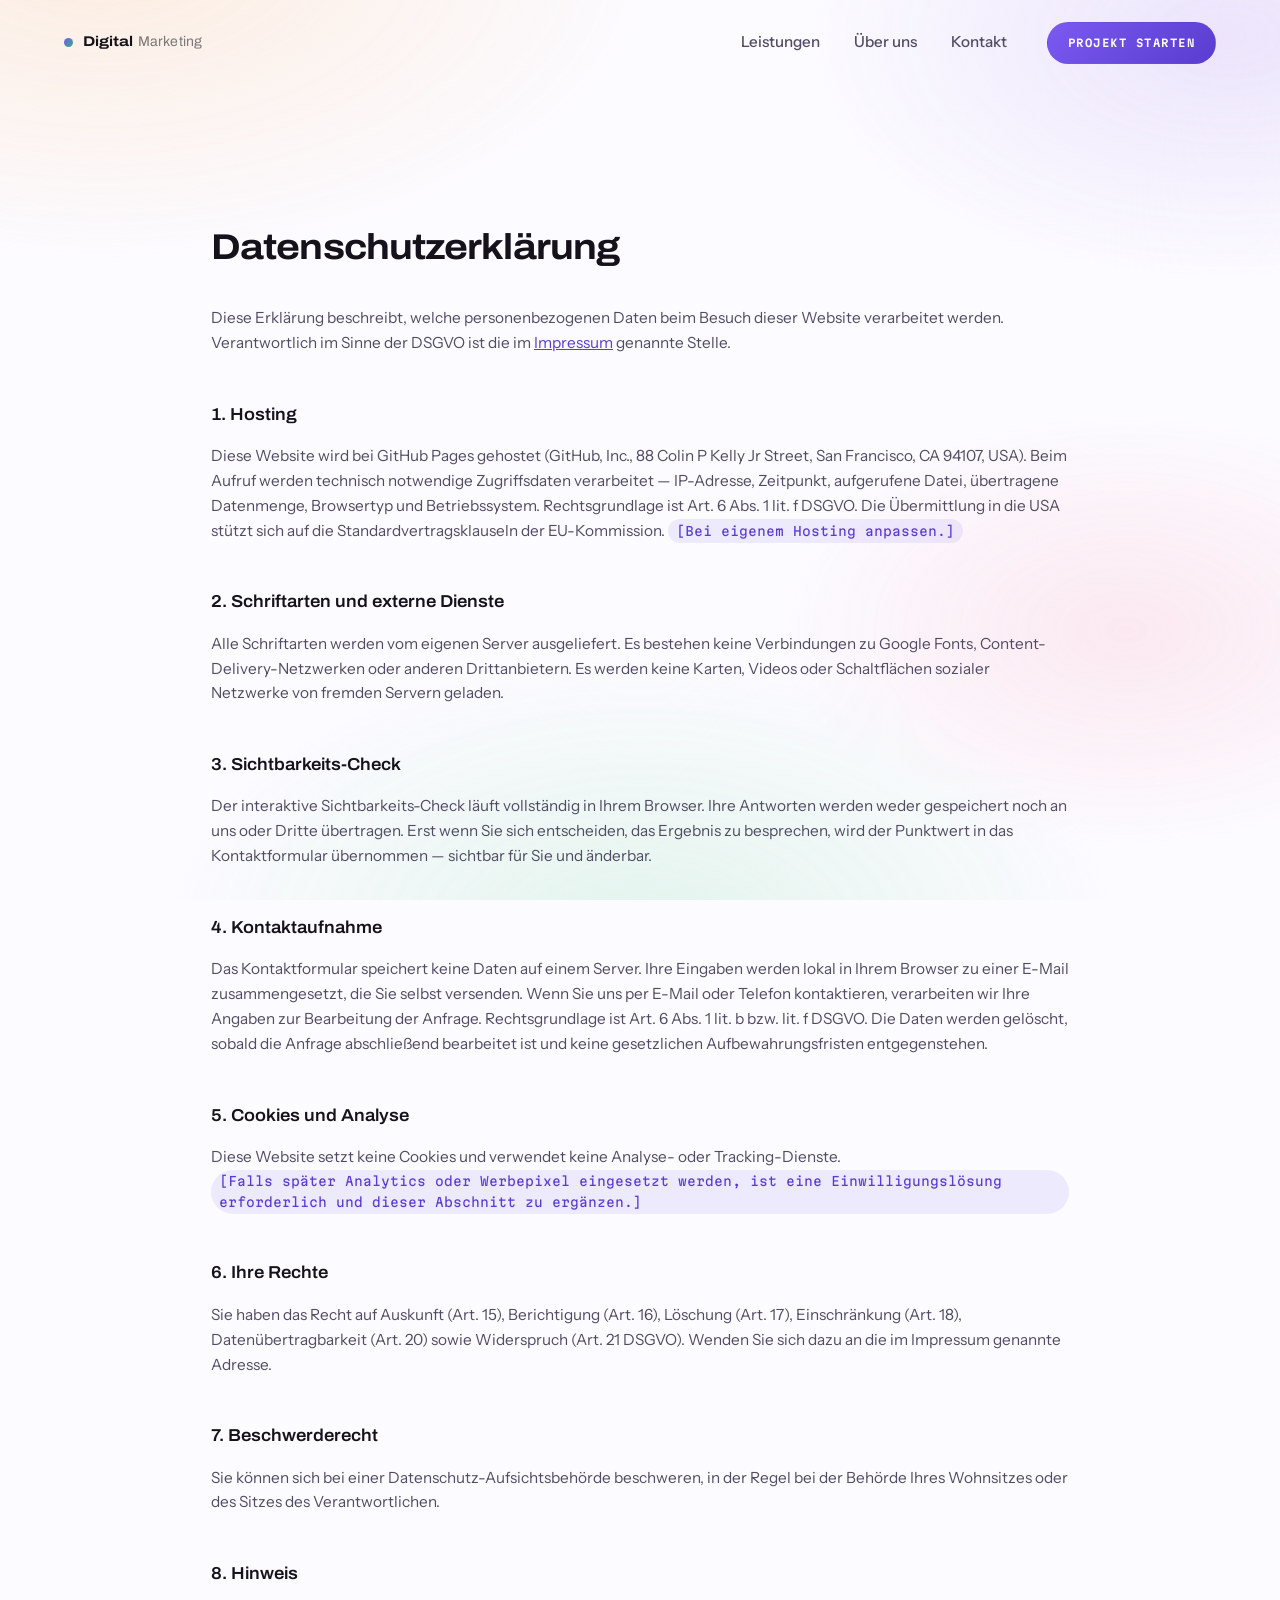
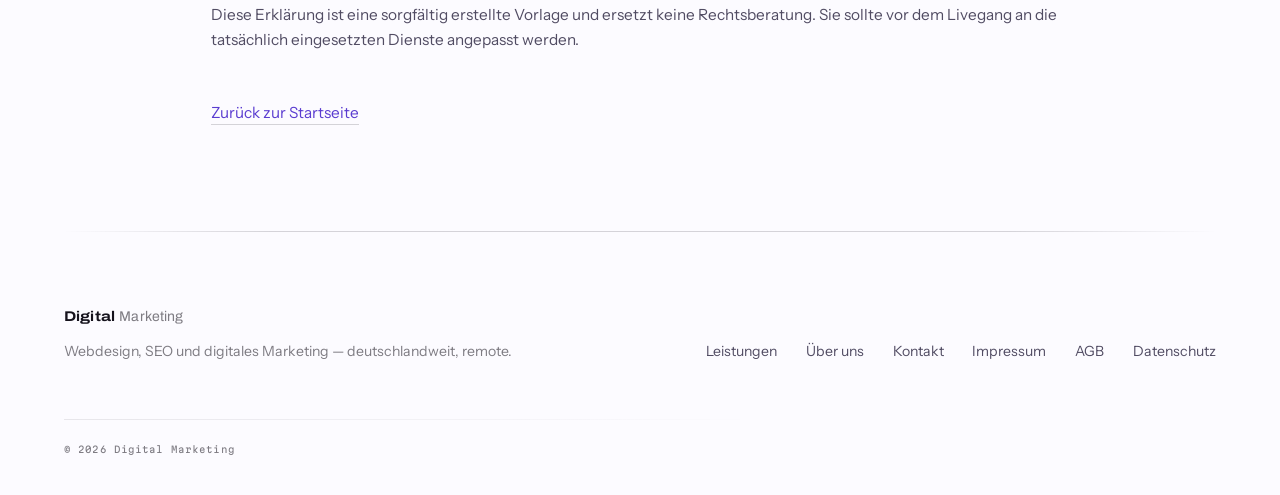
<file: datenschutz.html>
<!DOCTYPE html>
<html lang="de" class="no-js">

<head>
  <meta charset="utf-8">
  <script>
    /* Sofort auf "js" schalten, damit die statische Fassung nicht kurz
       aufblitzt. Ob das Story-Skript wirklich ankommt, meldet der Browser
       am Skript-Element selbst (onerror) — verlässlicher als ein Zeitgeber,
       der bei langsamer Verbindung fälschlich auslöst.
       Wer die Bewegung trotz Systemeinstellung sehen möchte, hat das einmal
       bestätigt; die Entscheidung wird hier sofort angewendet. */
    (function (d) {
      var h = d.documentElement;
      h.className = h.className.replace("no-js", "js");
      try {
        if (localStorage.getItem("bewegung") === "an") h.className += " bewegung-an";
      } catch (e) { /* ohne Speicher eben nicht */ }
    })(document);
  </script>
  <meta name="viewport" content="width=device-width, initial-scale=1">

  <title>Datenschutzerklärung | Digital Marketing</title>
  <meta name="description" content="Welche Daten beim Besuch dieser Website verarbeitet werden.">
  <meta name="theme-color" content="#FCFBFF">
  <link rel="canonical" href="https://jawadkazimi87-coder.github.io/datenschutz.html">

  <meta property="og:type" content="website">
  <meta property="og:locale" content="de_DE">
  <meta property="og:site_name" content="Digital Marketing">
  <meta property="og:title" content="Datenschutzerklärung | Digital Marketing">
  <meta property="og:description" content="Welche Daten beim Besuch dieser Website verarbeitet werden.">
  <meta property="og:url" content="https://jawadkazimi87-coder.github.io/datenschutz.html">
  <meta property="og:image" content="https://jawadkazimi87-coder.github.io/public/images/og-cover.jpg">
  <meta property="og:image:width" content="1200">
  <meta property="og:image:height" content="630">
  <meta property="og:image:alt" content="Digital Marketing — Digitalagentur">
  <meta name="twitter:card" content="summary_large_image">
  <meta name="twitter:title" content="Datenschutzerklärung | Digital Marketing">
  <meta name="twitter:description" content="Welche Daten beim Besuch dieser Website verarbeitet werden.">
  <meta name="twitter:image" content="https://jawadkazimi87-coder.github.io/public/images/og-cover.jpg">

  <link rel="icon" href="public/icons/favicon.svg" type="image/svg+xml">
  <link rel="apple-touch-icon" href="public/icons/favicon.png">

  <link rel="preload" as="font" type="font/woff2" href="assets/fonts/archivo-latin.woff2" crossorigin>
  <link rel="preload" as="font" type="font/woff2" href="assets/fonts/instrument-sans-latin.woff2" crossorigin>
  <link rel="stylesheet" href="assets/css/fonts.css?v=2">
  <link rel="stylesheet" href="assets/css/site.css?v=2">
  <meta name="robots" content="noindex, follow">
</head>

<body class="subpage">
  <a class="skiplink" href="#inhalt">Direkt zum Inhalt springen</a>

  <header class="masthead is-stuck" id="masthead">
    <a class="wordmark" href="index.html" aria-label="Digital Marketing — Startseite">
      <span class="wordmark__mark" aria-hidden="true"></span>
      <span class="wordmark__text">Digital<span class="wordmark__thin">Marketing</span></span>
    </a>

    <nav class="mainnav" id="mainnav" aria-label="Hauptnavigation">
      <ul class="mainnav__list">
        <li><a href="leistungen.html">Leistungen</a></li>
        <li><a href="ueber-uns.html">Über uns</a></li>
        <li><a href="kontakt.html">Kontakt</a></li>
      </ul>
      <a class="btn btn--primary btn--sm" href="kontakt.html">Projekt starten</a>
    </nav>

    <button class="menutoggle" id="menutoggle" type="button" aria-expanded="false" aria-controls="mainnav">
      <span class="menutoggle__bars" aria-hidden="true"><i></i><i></i></span>
      <span class="menutoggle__label">Menü</span>
    </button>
  </header>

  <main id="inhalt">
    <article class="shell legal">
      <h1>Datenschutzerklärung</h1>

      <p>
        Diese Erklärung beschreibt, welche personenbezogenen Daten beim Besuch dieser Website
        verarbeitet werden. Verantwortlich im Sinne der DSGVO ist die im
        <a href="impressum.html">Impressum</a> genannte Stelle.
      </p>

      <h2>1. Hosting</h2>
      <p>
        Diese Website wird bei GitHub Pages gehostet (GitHub, Inc., 88 Colin P Kelly Jr Street,
        San Francisco, CA 94107, USA). Beim Aufruf werden technisch notwendige Zugriffsdaten
        verarbeitet — IP-Adresse, Zeitpunkt, aufgerufene Datei, übertragene Datenmenge,
        Browsertyp und Betriebssystem. Rechtsgrundlage ist Art. 6 Abs. 1 lit. f DSGVO. Die
        Übermittlung in die USA stützt sich auf die Standardvertragsklauseln der EU-Kommission.
        <span class="todo">[Bei eigenem Hosting anpassen.]</span>
      </p>

      <h2>2. Schriftarten und externe Dienste</h2>
      <p>
        Alle Schriftarten werden vom eigenen Server ausgeliefert. Es bestehen keine Verbindungen
        zu Google Fonts, Content-Delivery-Netzwerken oder anderen Drittanbietern. Es werden
        keine Karten, Videos oder Schaltflächen sozialer Netzwerke von fremden Servern geladen.
      </p>

      <h2>3. Sichtbarkeits-Check</h2>
      <p>
        Der interaktive Sichtbarkeits-Check läuft vollständig in Ihrem Browser. Ihre Antworten
        werden weder gespeichert noch an uns oder Dritte übertragen. Erst wenn Sie sich
        entscheiden, das Ergebnis zu besprechen, wird der Punktwert in das Kontaktformular
        übernommen — sichtbar für Sie und änderbar.
      </p>

      <h2>4. Kontaktaufnahme</h2>
      <p>
        Das Kontaktformular speichert keine Daten auf einem Server. Ihre Eingaben werden lokal in
        Ihrem Browser zu einer E-Mail zusammengesetzt, die Sie selbst versenden. Wenn Sie uns per
        E-Mail oder Telefon kontaktieren, verarbeiten wir Ihre Angaben zur Bearbeitung der
        Anfrage. Rechtsgrundlage ist Art. 6 Abs. 1 lit. b bzw. lit. f DSGVO. Die Daten werden
        gelöscht, sobald die Anfrage abschließend bearbeitet ist und keine gesetzlichen
        Aufbewahrungsfristen entgegenstehen.
      </p>

      <h2>5. Cookies und Analyse</h2>
      <p>
        Diese Website setzt keine Cookies und verwendet keine Analyse- oder Tracking-Dienste.
        <span class="todo">[Falls später Analytics oder Werbepixel eingesetzt werden, ist eine
        Einwilligungslösung erforderlich und dieser Abschnitt zu ergänzen.]</span>
      </p>

      <h2>6. Ihre Rechte</h2>
      <p>
        Sie haben das Recht auf Auskunft (Art. 15), Berichtigung (Art. 16), Löschung (Art. 17),
        Einschränkung (Art. 18), Datenübertragbarkeit (Art. 20) sowie Widerspruch (Art. 21 DSGVO).
        Wenden Sie sich dazu an die im Impressum genannte Adresse.
      </p>

      <h2>7. Beschwerderecht</h2>
      <p>
        Sie können sich bei einer Datenschutz-Aufsichtsbehörde beschweren, in der Regel bei der
        Behörde Ihres Wohnsitzes oder des Sitzes des Verantwortlichen.
      </p>

      <h2>8. Hinweis</h2>
      <p>
        Diese Erklärung ist eine sorgfältig erstellte Vorlage und ersetzt keine Rechtsberatung.
        Sie sollte vor dem Livegang an die tatsächlich eingesetzten Dienste angepasst werden.
      </p>

      <p style="margin-top:3rem"><a class="textlink" href="index.html">Zurück zur Startseite</a></p>
    </article>

  </main>

  <footer class="footer">
    <div class="shell footer__inner">
      <div class="footer__brand">
        <span class="wordmark__text">Digital<span class="wordmark__thin">Marketing</span></span>
        <p class="footer__line">Webdesign, SEO und digitales Marketing — deutschlandweit, remote.</p>
      </div>
      <nav class="footer__nav" aria-label="Fußzeile">
        <a href="leistungen.html">Leistungen</a>
        <a href="ueber-uns.html">Über uns</a>
        <a href="kontakt.html">Kontakt</a>
        <a href="impressum.html">Impressum</a>
        <a href="agb.html">AGB</a>
        <a href="datenschutz.html">Datenschutz</a>
      </nav>
      <p class="footer__legal">© <span data-year>2026</span> Digital Marketing</p>
    </div>
  </footer>

  <script src="assets/js/story.js?v=2" defer
    onerror="document.documentElement.className=document.documentElement.className.replace('js','no-js')"></script>
</body>

</html>
</file>
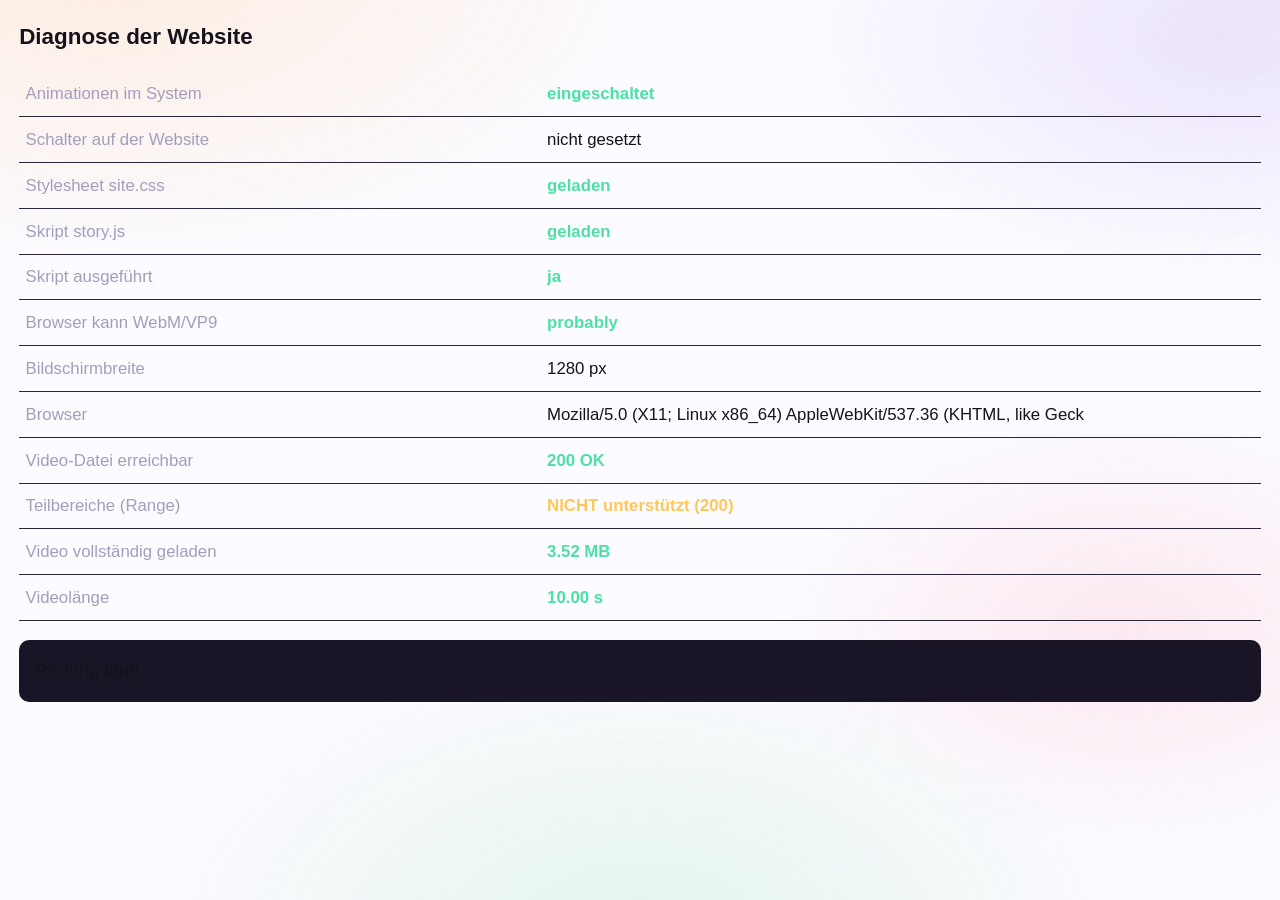
<file: diagnose.html>
<!DOCTYPE html>
<html lang="de">

<head>
  <meta charset="utf-8">
  <meta name="viewport" content="width=device-width, initial-scale=1">
  <meta name="robots" content="noindex, nofollow">
  <title>Diagnose</title>
  <style>
    /* Bewusst alles hier drin: Diese Seite muss auch dann funktionieren,
       wenn das Stylesheet oder das Skript der Website nicht ankommt. */
    body { margin:0; padding:1.2rem; background:#0d0b14; color:#f2f0f7;
           font:16px/1.5 system-ui, sans-serif; }
    h1 { font-size:1.4rem; margin:0 0 1rem; }
    table { width:100%; border-collapse:collapse; font-size:1.05rem; }
    td { padding:.55rem .4rem; border-bottom:1px solid #2a2537; vertical-align:top; }
    td:first-child { color:#a49dbb; width:42%; }
    b { font-weight:700; }
    .ok   { color:#4ce0a5; font-weight:700; }
    .bad  { color:#ff6b6b; font-weight:700; }
    .warn { color:#ffc75a; font-weight:700; }
    #ergebnis { margin-top:1.2rem; padding:1rem; border-radius:10px;
                background:#1a1526; font-size:1.15rem; }
  </style>
</head>

<body>
  <h1>Diagnose der Website</h1>
  <table id="t"></table>
  <div id="ergebnis">Prüfung läuft …</div>

  <script>
    var zeilen = [];
    function zeile(name, wert, art) {
      zeilen.push('<tr><td>' + name + '</td><td class="' + (art || '') + '">' + wert + '</td></tr>');
      document.getElementById('t').innerHTML = zeilen.join('');
    }

    /* 1 — Systemeinstellung für Bewegung */
    var reduziert = matchMedia('(prefers-reduced-motion: reduce)').matches;
    zeile('Animationen im System', reduziert ? 'ABGESCHALTET' : 'eingeschaltet',
          reduziert ? 'bad' : 'ok');

    var gespeichert = '—';
    try { gespeichert = localStorage.getItem('bewegung') || 'nicht gesetzt'; } catch (e) { gespeichert = 'kein Zugriff'; }
    zeile('Schalter auf der Website', gespeichert);

    /* 2 — Kommen Stylesheet und Skript an? */
    var pruef = document.createElement('div');
    pruef.className = 'shell';
    document.body.appendChild(pruef);
    var cssDa = getComputedStyle(pruef).maxWidth !== 'none';
    pruef.remove();

    var s = document.createElement('script');
    s.src = 'assets/js/story.js';
    s.onload = function () {
      zeile('Skript story.js', 'geladen', 'ok');
      zeile('Skript ausgeführt', window.__siteBoot ? 'ja' : 'NEIN', window.__siteBoot ? 'ok' : 'bad');
      pruefeVideo();
    };
    s.onerror = function () {
      zeile('Skript story.js', 'NICHT ERREICHBAR', 'bad');
      pruefeVideo();
    };

    var l = document.createElement('link');
    l.rel = 'stylesheet';
    l.href = 'assets/css/site.css';
    l.onload = function () { zeile('Stylesheet site.css', 'geladen', 'ok'); document.head.appendChild(s); };
    l.onerror = function () { zeile('Stylesheet site.css', 'NICHT ERREICHBAR', 'bad'); document.head.appendChild(s); };
    document.head.appendChild(l);

    /* 3 — Video: Auslieferung und Springen */
    function pruefeVideo() {
      var url = 'public/videos/hero-story.webm';
      var v = document.createElement('video');
      var kannWebm = v.canPlayType('video/webm; codecs="vp9"');
      zeile('Browser kann WebM/VP9', kannWebm || 'NEIN', kannWebm ? 'ok' : 'warn');
      if (!kannWebm) url = 'public/videos/hero-story.mp4';

      fetch(url, { method: 'GET', headers: { Range: 'bytes=0-99' } })
        .then(function (r) {
          zeile('Video-Datei erreichbar', r.status + ' ' + r.statusText, r.ok ? 'ok' : 'bad');
          zeile('Teilbereiche (Range)', r.status === 206 ? '206 — unterstützt'
                : 'NICHT unterstützt (' + r.status + ')', r.status === 206 ? 'ok' : 'warn');
          return fetch(url);
        })
        .then(function (r) { return r.blob(); })
        .then(function (b) {
          zeile('Video vollständig geladen', (b.size / 1048576).toFixed(2) + ' MB', 'ok');
          var vid = document.createElement('video');
          vid.muted = true; vid.playsInline = true;
          vid.src = URL.createObjectURL(b);
          vid.addEventListener('loadedmetadata', function () {
            zeile('Videolänge', vid.duration.toFixed(2) + ' s', 'ok');
            vid.currentTime = 4;
            setTimeout(function () {
              var geht = Math.abs(vid.currentTime - 4) < 1;
              zeile('Springen im Video', geht ? vid.currentTime.toFixed(2) + ' s — funktioniert'
                    : 'BLEIBT BEI ' + vid.currentTime.toFixed(2), geht ? 'ok' : 'bad');
              fertig(geht);
            }, 1200);
          });
          vid.addEventListener('error', function () { zeile('Video', 'Dekodierfehler', 'bad'); fertig(false); });
        })
        .catch(function (e) { zeile('Video-Abruf', 'FEHLER: ' + e.message, 'bad'); fertig(false); });

      zeile('Bildschirmbreite', innerWidth + ' px');
      zeile('Browser', navigator.userAgent.slice(0, 68));
    }

    function fertig(videoGeht) {
      var t = '';
      if (reduziert) {
        t = '<b class="bad">Ursache gefunden:</b> In Ihrem System sind Animationen '
          + 'abgeschaltet. Die Website zeigt deshalb absichtlich die ruhige Fassung. '
          + 'Lösung: Windows-Einstellungen &rarr; Barrierefreiheit &rarr; Visuelle Effekte '
          + '&rarr; Animationseffekte einschalten — oder auf der Startseite unten links '
          + 'auf „Animationen einschalten" tippen.';
      } else if (!videoGeht) {
        t = '<b class="bad">Das Video lässt sich nicht durchsuchen.</b> '
          + 'Bitte schicken Sie mir ein Foto dieser Seite.';
      } else {
        t = '<b class="ok">Alle Prüfungen bestanden.</b> Technisch spricht nichts gegen '
          + 'die Animation. Bitte schicken Sie mir trotzdem ein Foto dieser Seite.';
      }
      document.getElementById('ergebnis').innerHTML = t;
    }
  </script>
</body>

</html>
</file>
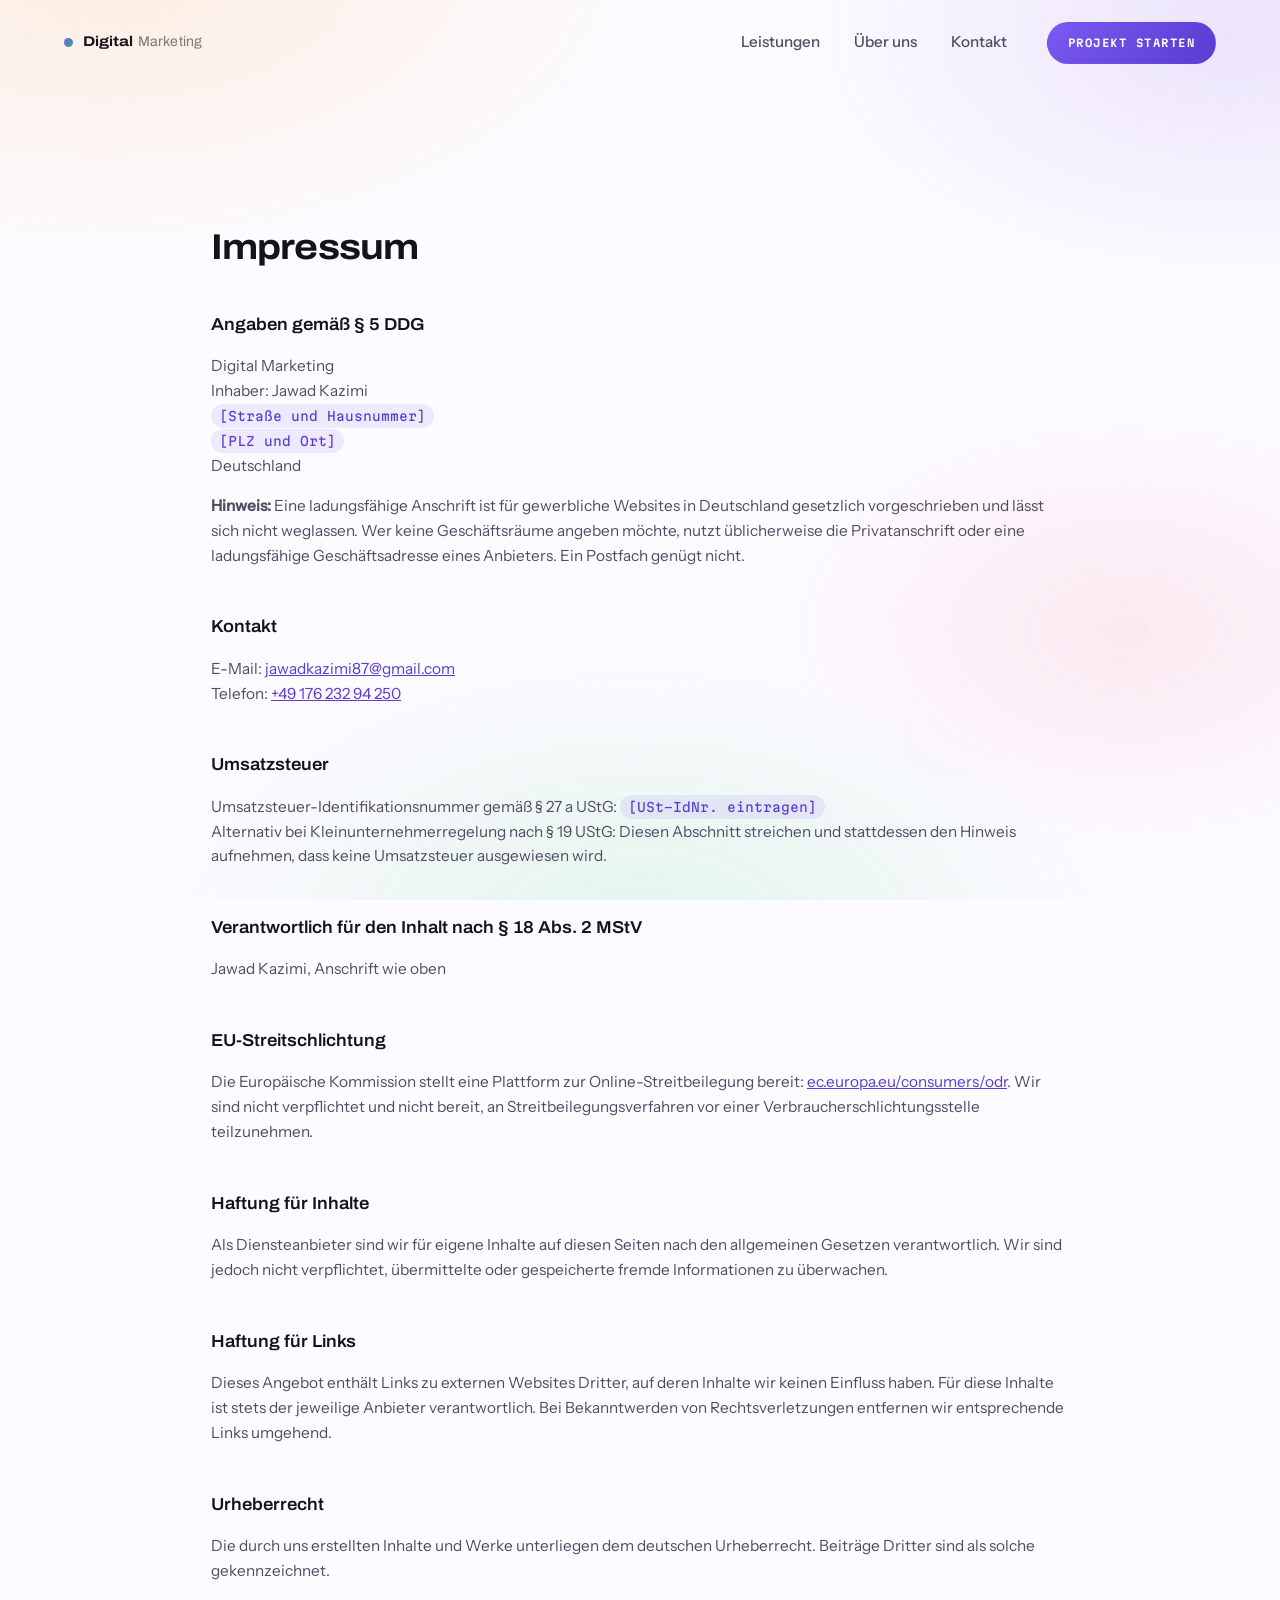
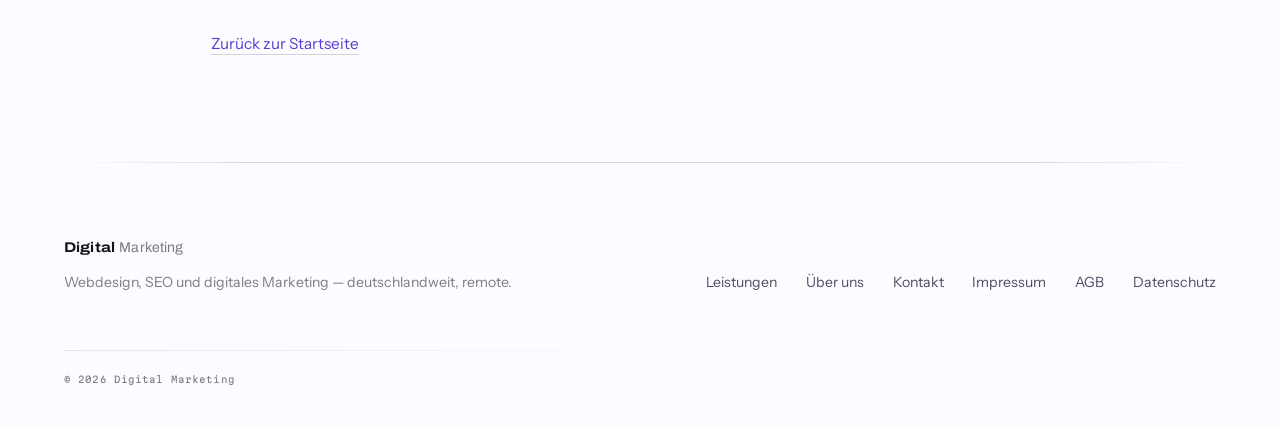
<file: impressum.html>
<!DOCTYPE html>
<html lang="de" class="no-js">

<head>
  <meta charset="utf-8">
  <script>
    /* Sofort auf "js" schalten, damit die statische Fassung nicht kurz
       aufblitzt. Ob das Story-Skript wirklich ankommt, meldet der Browser
       am Skript-Element selbst (onerror) — verlässlicher als ein Zeitgeber,
       der bei langsamer Verbindung fälschlich auslöst.
       Wer die Bewegung trotz Systemeinstellung sehen möchte, hat das einmal
       bestätigt; die Entscheidung wird hier sofort angewendet. */
    (function (d) {
      var h = d.documentElement;
      h.className = h.className.replace("no-js", "js");
      try {
        if (localStorage.getItem("bewegung") === "an") h.className += " bewegung-an";
      } catch (e) { /* ohne Speicher eben nicht */ }
    })(document);
  </script>
  <meta name="viewport" content="width=device-width, initial-scale=1">

  <title>Impressum | Digital Marketing</title>
  <meta name="description" content="Anbieterkennzeichnung und Pflichtangaben.">
  <meta name="theme-color" content="#FCFBFF">
  <link rel="canonical" href="https://jawadkazimi87-coder.github.io/impressum.html">

  <meta property="og:type" content="website">
  <meta property="og:locale" content="de_DE">
  <meta property="og:site_name" content="Digital Marketing">
  <meta property="og:title" content="Impressum | Digital Marketing">
  <meta property="og:description" content="Anbieterkennzeichnung und Pflichtangaben.">
  <meta property="og:url" content="https://jawadkazimi87-coder.github.io/impressum.html">
  <meta property="og:image" content="https://jawadkazimi87-coder.github.io/public/images/og-cover.jpg">
  <meta property="og:image:width" content="1200">
  <meta property="og:image:height" content="630">
  <meta property="og:image:alt" content="Digital Marketing — Digitalagentur">
  <meta name="twitter:card" content="summary_large_image">
  <meta name="twitter:title" content="Impressum | Digital Marketing">
  <meta name="twitter:description" content="Anbieterkennzeichnung und Pflichtangaben.">
  <meta name="twitter:image" content="https://jawadkazimi87-coder.github.io/public/images/og-cover.jpg">

  <link rel="icon" href="public/icons/favicon.svg" type="image/svg+xml">
  <link rel="apple-touch-icon" href="public/icons/favicon.png">

  <link rel="preload" as="font" type="font/woff2" href="assets/fonts/archivo-latin.woff2" crossorigin>
  <link rel="preload" as="font" type="font/woff2" href="assets/fonts/instrument-sans-latin.woff2" crossorigin>
  <link rel="stylesheet" href="assets/css/fonts.css?v=2">
  <link rel="stylesheet" href="assets/css/site.css?v=2">
  <meta name="robots" content="noindex, follow">
</head>

<body class="subpage">
  <a class="skiplink" href="#inhalt">Direkt zum Inhalt springen</a>

  <header class="masthead is-stuck" id="masthead">
    <a class="wordmark" href="index.html" aria-label="Digital Marketing — Startseite">
      <span class="wordmark__mark" aria-hidden="true"></span>
      <span class="wordmark__text">Digital<span class="wordmark__thin">Marketing</span></span>
    </a>

    <nav class="mainnav" id="mainnav" aria-label="Hauptnavigation">
      <ul class="mainnav__list">
        <li><a href="leistungen.html">Leistungen</a></li>
        <li><a href="ueber-uns.html">Über uns</a></li>
        <li><a href="kontakt.html">Kontakt</a></li>
      </ul>
      <a class="btn btn--primary btn--sm" href="kontakt.html">Projekt starten</a>
    </nav>

    <button class="menutoggle" id="menutoggle" type="button" aria-expanded="false" aria-controls="mainnav">
      <span class="menutoggle__bars" aria-hidden="true"><i></i><i></i></span>
      <span class="menutoggle__label">Menü</span>
    </button>
  </header>

  <main id="inhalt">
    <article class="shell legal">
      <h1>Impressum</h1>

      <h2>Angaben gemäß § 5 DDG</h2>
      <p>
        Digital Marketing<br>
        Inhaber: Jawad Kazimi<br>
        <span class="todo">[Straße und Hausnummer]</span><br>
        <span class="todo">[PLZ und Ort]</span><br>
        Deutschland
      </p>
      <p>
        <strong>Hinweis:</strong> Eine ladungsfähige Anschrift ist für gewerbliche Websites in
        Deutschland gesetzlich vorgeschrieben und lässt sich nicht weglassen. Wer keine
        Geschäftsräume angeben möchte, nutzt üblicherweise die Privatanschrift oder eine
        ladungsfähige Geschäftsadresse eines Anbieters. Ein Postfach genügt nicht.
      </p>

      <h2>Kontakt</h2>
      <p>
        E-Mail: <a href="mailto:jawadkazimi87@gmail.com">jawadkazimi87@gmail.com</a><br>
        Telefon: <a href="tel:+4917623294250">+49 176 232 94 250</a>
      </p>

      <h2>Umsatzsteuer</h2>
      <p>
        Umsatzsteuer-Identifikationsnummer gemäß § 27 a UStG:
        <span class="todo">[USt-IdNr. eintragen]</span><br>
        Alternativ bei Kleinunternehmerregelung nach § 19 UStG: Diesen Abschnitt streichen und
        stattdessen den Hinweis aufnehmen, dass keine Umsatzsteuer ausgewiesen wird.
      </p>

      <h2>Verantwortlich für den Inhalt nach § 18 Abs. 2 MStV</h2>
      <p>Jawad Kazimi, Anschrift wie oben</p>

      <h2>EU-Streitschlichtung</h2>
      <p>
        Die Europäische Kommission stellt eine Plattform zur Online-Streitbeilegung bereit:
        <a href="https://ec.europa.eu/consumers/odr/" rel="noopener noreferrer" target="_blank">ec.europa.eu/consumers/odr</a>.
        Wir sind nicht verpflichtet und nicht bereit, an Streitbeilegungsverfahren vor einer
        Verbraucherschlichtungsstelle teilzunehmen.
      </p>

      <h2>Haftung für Inhalte</h2>
      <p>
        Als Diensteanbieter sind wir für eigene Inhalte auf diesen Seiten nach den allgemeinen
        Gesetzen verantwortlich. Wir sind jedoch nicht verpflichtet, übermittelte oder
        gespeicherte fremde Informationen zu überwachen.
      </p>

      <h2>Haftung für Links</h2>
      <p>
        Dieses Angebot enthält Links zu externen Websites Dritter, auf deren Inhalte wir keinen
        Einfluss haben. Für diese Inhalte ist stets der jeweilige Anbieter verantwortlich. Bei
        Bekanntwerden von Rechtsverletzungen entfernen wir entsprechende Links umgehend.
      </p>

      <h2>Urheberrecht</h2>
      <p>
        Die durch uns erstellten Inhalte und Werke unterliegen dem deutschen Urheberrecht.
        Beiträge Dritter sind als solche gekennzeichnet.
      </p>

      <p style="margin-top:3rem"><a class="textlink" href="index.html">Zurück zur Startseite</a></p>
    </article>

  </main>

  <footer class="footer">
    <div class="shell footer__inner">
      <div class="footer__brand">
        <span class="wordmark__text">Digital<span class="wordmark__thin">Marketing</span></span>
        <p class="footer__line">Webdesign, SEO und digitales Marketing — deutschlandweit, remote.</p>
      </div>
      <nav class="footer__nav" aria-label="Fußzeile">
        <a href="leistungen.html">Leistungen</a>
        <a href="ueber-uns.html">Über uns</a>
        <a href="kontakt.html">Kontakt</a>
        <a href="impressum.html">Impressum</a>
        <a href="agb.html">AGB</a>
        <a href="datenschutz.html">Datenschutz</a>
      </nav>
      <p class="footer__legal">© <span data-year>2026</span> Digital Marketing</p>
    </div>
  </footer>

  <script src="assets/js/story.js?v=2" defer
    onerror="document.documentElement.className=document.documentElement.className.replace('js','no-js')"></script>
</body>

</html>
</file>
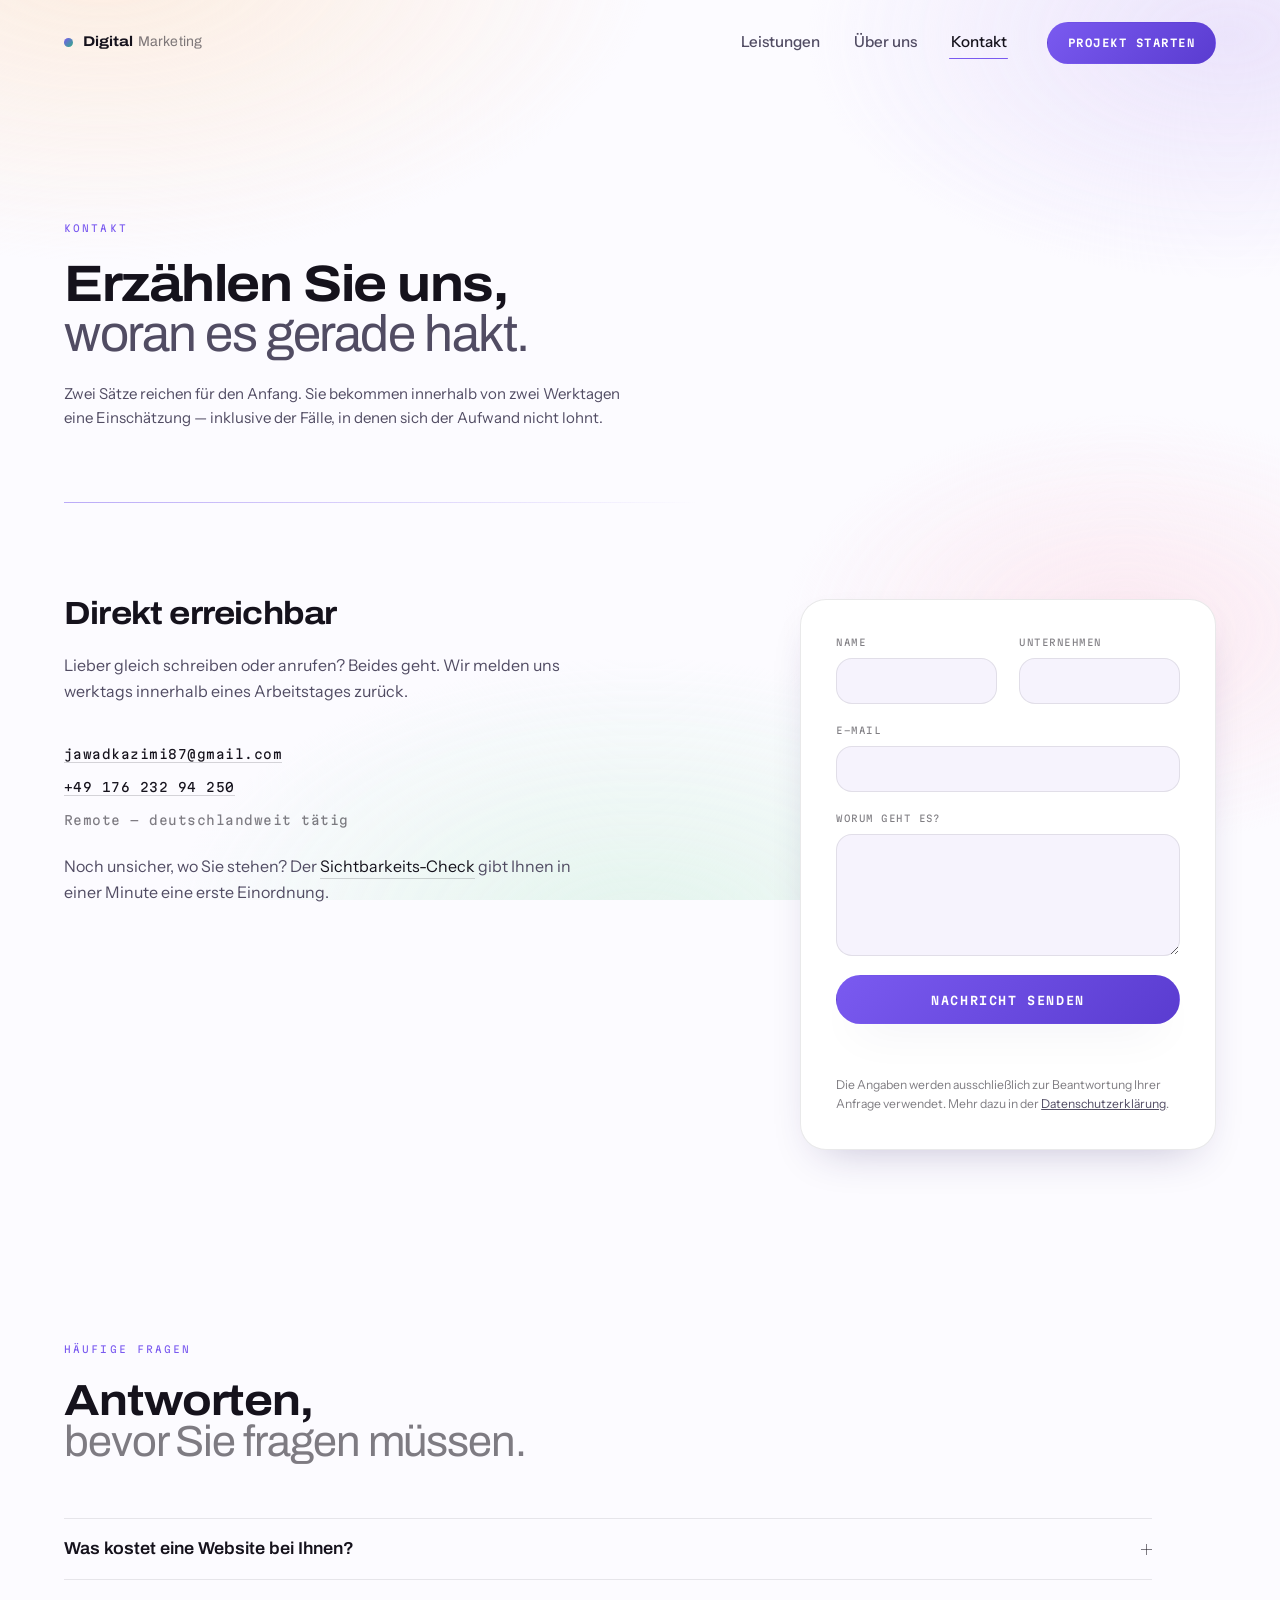
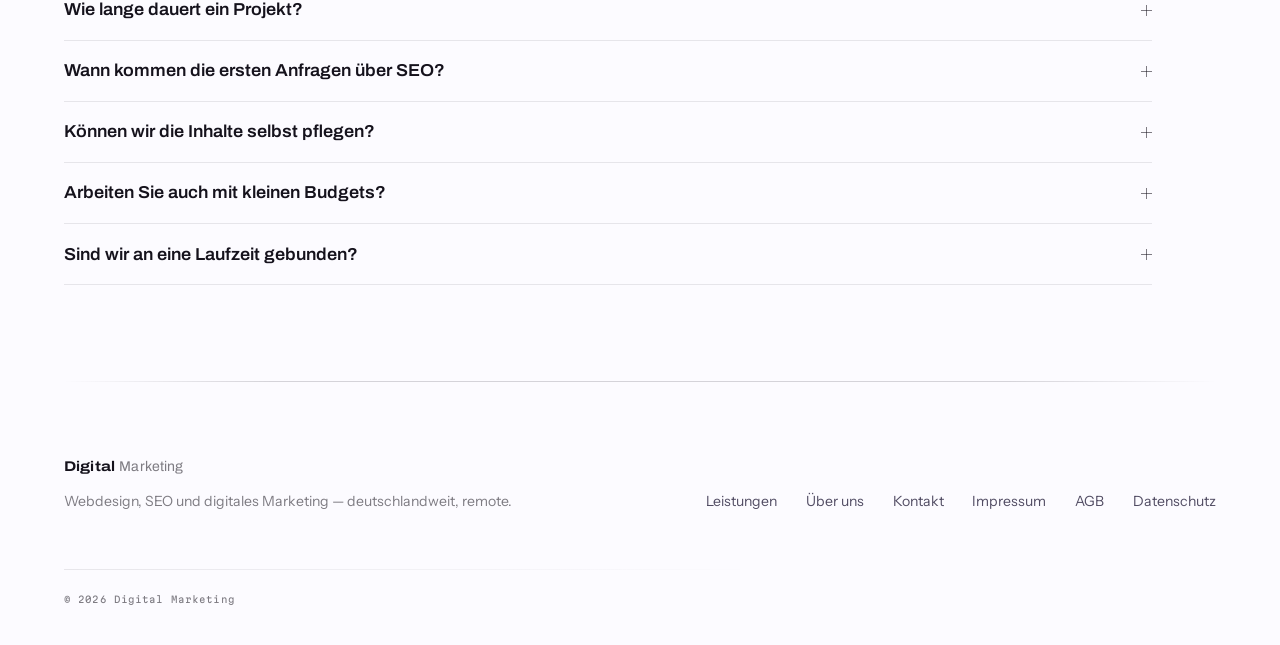
<file: kontakt.html>
<!DOCTYPE html>
<html lang="de" class="no-js">

<head>
  <meta charset="utf-8">
  <script>
    /* Sofort auf "js" schalten, damit die statische Fassung nicht kurz
       aufblitzt. Ob das Story-Skript wirklich ankommt, meldet der Browser
       am Skript-Element selbst (onerror) — verlässlicher als ein Zeitgeber,
       der bei langsamer Verbindung fälschlich auslöst.
       Wer die Bewegung trotz Systemeinstellung sehen möchte, hat das einmal
       bestätigt; die Entscheidung wird hier sofort angewendet. */
    (function (d) {
      var h = d.documentElement;
      h.className = h.className.replace("no-js", "js");
      try {
        if (localStorage.getItem("bewegung") === "an") h.className += " bewegung-an";
      } catch (e) { /* ohne Speicher eben nicht */ }
    })(document);
  </script>
  <meta name="viewport" content="width=device-width, initial-scale=1">

  <title>Kontakt — Projekt anfragen | Digital Marketing</title>
  <meta name="description" content="Beschreiben Sie kurz Ihr Vorhaben. Sie erhalten innerhalb von zwei Werktagen eine ehrliche Einschätzung.">
  <meta name="theme-color" content="#FCFBFF">
  <link rel="canonical" href="https://jawadkazimi87-coder.github.io/kontakt.html">

  <meta property="og:type" content="website">
  <meta property="og:locale" content="de_DE">
  <meta property="og:site_name" content="Digital Marketing">
  <meta property="og:title" content="Kontakt — Projekt anfragen | Digital Marketing">
  <meta property="og:description" content="Beschreiben Sie kurz Ihr Vorhaben. Sie erhalten innerhalb von zwei Werktagen eine ehrliche Einschätzung.">
  <meta property="og:url" content="https://jawadkazimi87-coder.github.io/kontakt.html">
  <meta property="og:image" content="https://jawadkazimi87-coder.github.io/public/images/og-cover.jpg">
  <meta property="og:image:width" content="1200">
  <meta property="og:image:height" content="630">
  <meta property="og:image:alt" content="Digital Marketing — Digitalagentur">
  <meta name="twitter:card" content="summary_large_image">
  <meta name="twitter:title" content="Kontakt — Projekt anfragen | Digital Marketing">
  <meta name="twitter:description" content="Beschreiben Sie kurz Ihr Vorhaben. Sie erhalten innerhalb von zwei Werktagen eine ehrliche Einschätzung.">
  <meta name="twitter:image" content="https://jawadkazimi87-coder.github.io/public/images/og-cover.jpg">

  <link rel="icon" href="public/icons/favicon.svg" type="image/svg+xml">
  <link rel="apple-touch-icon" href="public/icons/favicon.png">

  <link rel="preload" as="font" type="font/woff2" href="assets/fonts/archivo-latin.woff2" crossorigin>
  <link rel="preload" as="font" type="font/woff2" href="assets/fonts/instrument-sans-latin.woff2" crossorigin>
  <link rel="stylesheet" href="assets/css/fonts.css?v=2">
  <link rel="stylesheet" href="assets/css/site.css?v=2">
</head>

<body class="subpage">
  <a class="skiplink" href="#inhalt">Direkt zum Inhalt springen</a>

  <header class="masthead is-stuck" id="masthead">
    <a class="wordmark" href="index.html" aria-label="Digital Marketing — Startseite">
      <span class="wordmark__mark" aria-hidden="true"></span>
      <span class="wordmark__text">Digital<span class="wordmark__thin">Marketing</span></span>
    </a>

    <nav class="mainnav" id="mainnav" aria-label="Hauptnavigation">
      <ul class="mainnav__list">
        <li><a href="leistungen.html">Leistungen</a></li>
        <li><a href="ueber-uns.html">Über uns</a></li>
        <li><a href="kontakt.html">Kontakt</a></li>
      </ul>
      <a class="btn btn--primary btn--sm" href="kontakt.html">Projekt starten</a>
    </nav>

    <button class="menutoggle" id="menutoggle" type="button" aria-expanded="false" aria-controls="mainnav">
      <span class="menutoggle__bars" aria-hidden="true"><i></i><i></i></span>
      <span class="menutoggle__label">Menü</span>
    </button>
  </header>

  <main id="inhalt">
    <section class="pagehead">
      <div class="shell">
        <p class="eyebrow">Kontakt</p>
        <h1 class="pagehead__title">Erzählen Sie uns,<br><em>woran es gerade hakt.</em></h1>
        <p class="pagehead__lead">Zwei Sätze reichen für den Anfang. Sie bekommen innerhalb von zwei Werktagen eine Einschätzung — inklusive der Fälle, in denen sich der Aufwand nicht lohnt.</p>
      </div>
    </section>

    <section class="contact band">
      <div class="shell contact__inner">
        <div class="contact__pitch">
          <h2 class="section-title section-title--sm reveal">Direkt erreichbar</h2>
          <p class="contact__text reveal">
            Lieber gleich schreiben oder anrufen? Beides geht. Wir melden uns werktags
            innerhalb eines Arbeitstages zurück.
          </p>
          <ul class="contact__direct reveal">
            <li><a class="textlink" href="mailto:jawadkazimi87@gmail.com">jawadkazimi87@gmail.com</a></li>
            <li><a class="textlink" href="tel:+4917623294250">+49 176 232 94 250</a></li>
            <li><span class="contact__place">Remote — deutschlandweit tätig</span></li>
          </ul>
          <p class="contact__text reveal">
            Noch unsicher, wo Sie stehen? Der
            <a class="textlink" href="index.html#check">Sichtbarkeits-Check</a>
            gibt Ihnen in einer Minute eine erste Einordnung.
          </p>
        </div>

        <form class="form reveal" id="kontaktformular" novalidate>
          <div class="form__row">
            <div class="field">
              <label for="f-name">Name</label>
              <input id="f-name" name="name" type="text" autocomplete="name" required>
            </div>
            <div class="field">
              <label for="f-firma">Unternehmen</label>
              <input id="f-firma" name="unternehmen" type="text" autocomplete="organization">
            </div>
          </div>
          <div class="field">
            <label for="f-mail">E-Mail</label>
            <input id="f-mail" name="email" type="email" autocomplete="email" required>
          </div>
          <div class="field">
            <label for="f-text">Worum geht es?</label>
            <textarea id="f-text" name="nachricht" rows="5" required></textarea>
          </div>
          <button class="btn btn--primary btn--full" type="submit">Nachricht senden</button>
          <p class="form__status" data-formstatus role="status" aria-live="polite"></p>
          <p class="form__note">
            Die Angaben werden ausschließlich zur Beantwortung Ihrer Anfrage verwendet.
            Mehr dazu in der <a href="datenschutz.html">Datenschutzerklärung</a>.
          </p>
        </form>
      </div>
    </section>

    <section class="band" id="faq" aria-labelledby="faq-title">
      <div class="shell">
        <header class="band__head">
          <p class="eyebrow reveal">Häufige Fragen</p>
          <h2 class="section-title reveal" id="faq-title">Antworten,<br><em>bevor Sie fragen müssen.</em></h2>
        </header>
        <div class="faq reveal">
          <details>
            <summary>Was kostet eine Website bei Ihnen?</summary>
            <p class="faq__a">Das hängt vom Umfang ab — eine schlanke Seite für einen Handwerksbetrieb ist etwas anderes als ein mehrsprachiger Auftritt mit Buchungsstrecke. Nach einem Gespräch bekommen Sie einen Festpreis, keine Schätzung mit offenem Ende.</p>
          </details>
          <details>
            <summary>Wie lange dauert ein Projekt?</summary>
            <p class="faq__a">Eine Website liegt üblicherweise zwischen vier und acht Wochen, abhängig davon, wie schnell Inhalte und Freigaben kommen. SEO und Kampagnen sind laufende Arbeit — erste Bewegung sehen Sie meist nach acht bis zwölf Wochen.</p>
          </details>
          <details>
            <summary>Wann kommen die ersten Anfragen über SEO?</summary>
            <p class="faq__a">Ehrlich: nicht sofort. Technische Verbesserungen wirken nach wenigen Wochen, inhaltliche Arbeit braucht Monate. Wer Ihnen Platz eins in vier Wochen verspricht, verkauft Ihnen etwas anderes als Suchmaschinenoptimierung.</p>
          </details>
          <details>
            <summary>Können wir die Inhalte selbst pflegen?</summary>
            <p class="faq__a">Ja. Texte, Bilder und neue Seiten pflegen Sie ohne uns. Wir richten das so ein, dass dafür keine technischen Kenntnisse nötig sind, und zeigen es Ihnen einmal in Ruhe.</p>
          </details>
          <details>
            <summary>Arbeiten Sie auch mit kleinen Budgets?</summary>
            <p class="faq__a">Ja, wenn das Ziel dazu passt. Wir sagen es Ihnen offen, wenn ein Budget für das gewünschte Ergebnis nicht reicht — und was stattdessen der sinnvollste erste Schritt wäre.</p>
          </details>
          <details>
            <summary>Sind wir an eine Laufzeit gebunden?</summary>
            <p class="faq__a">Websites werden als Projekt abgerechnet. Laufende Betreuung läuft monatlich und ist mit vier Wochen zum Monatsende kündbar. Keine Jahresverträge.</p>
          </details>
        </div>
      </div>
    </section>

  </main>

  <footer class="footer">
    <div class="shell footer__inner">
      <div class="footer__brand">
        <span class="wordmark__text">Digital<span class="wordmark__thin">Marketing</span></span>
        <p class="footer__line">Webdesign, SEO und digitales Marketing — deutschlandweit, remote.</p>
      </div>
      <nav class="footer__nav" aria-label="Fußzeile">
        <a href="leistungen.html">Leistungen</a>
        <a href="ueber-uns.html">Über uns</a>
        <a href="kontakt.html">Kontakt</a>
        <a href="impressum.html">Impressum</a>
        <a href="agb.html">AGB</a>
        <a href="datenschutz.html">Datenschutz</a>
      </nav>
      <p class="footer__legal">© <span data-year>2026</span> Digital Marketing</p>
    </div>
  </footer>

  <script src="assets/js/story.js?v=2" defer
    onerror="document.documentElement.className=document.documentElement.className.replace('js','no-js')"></script>
</body>

</html>
</file>
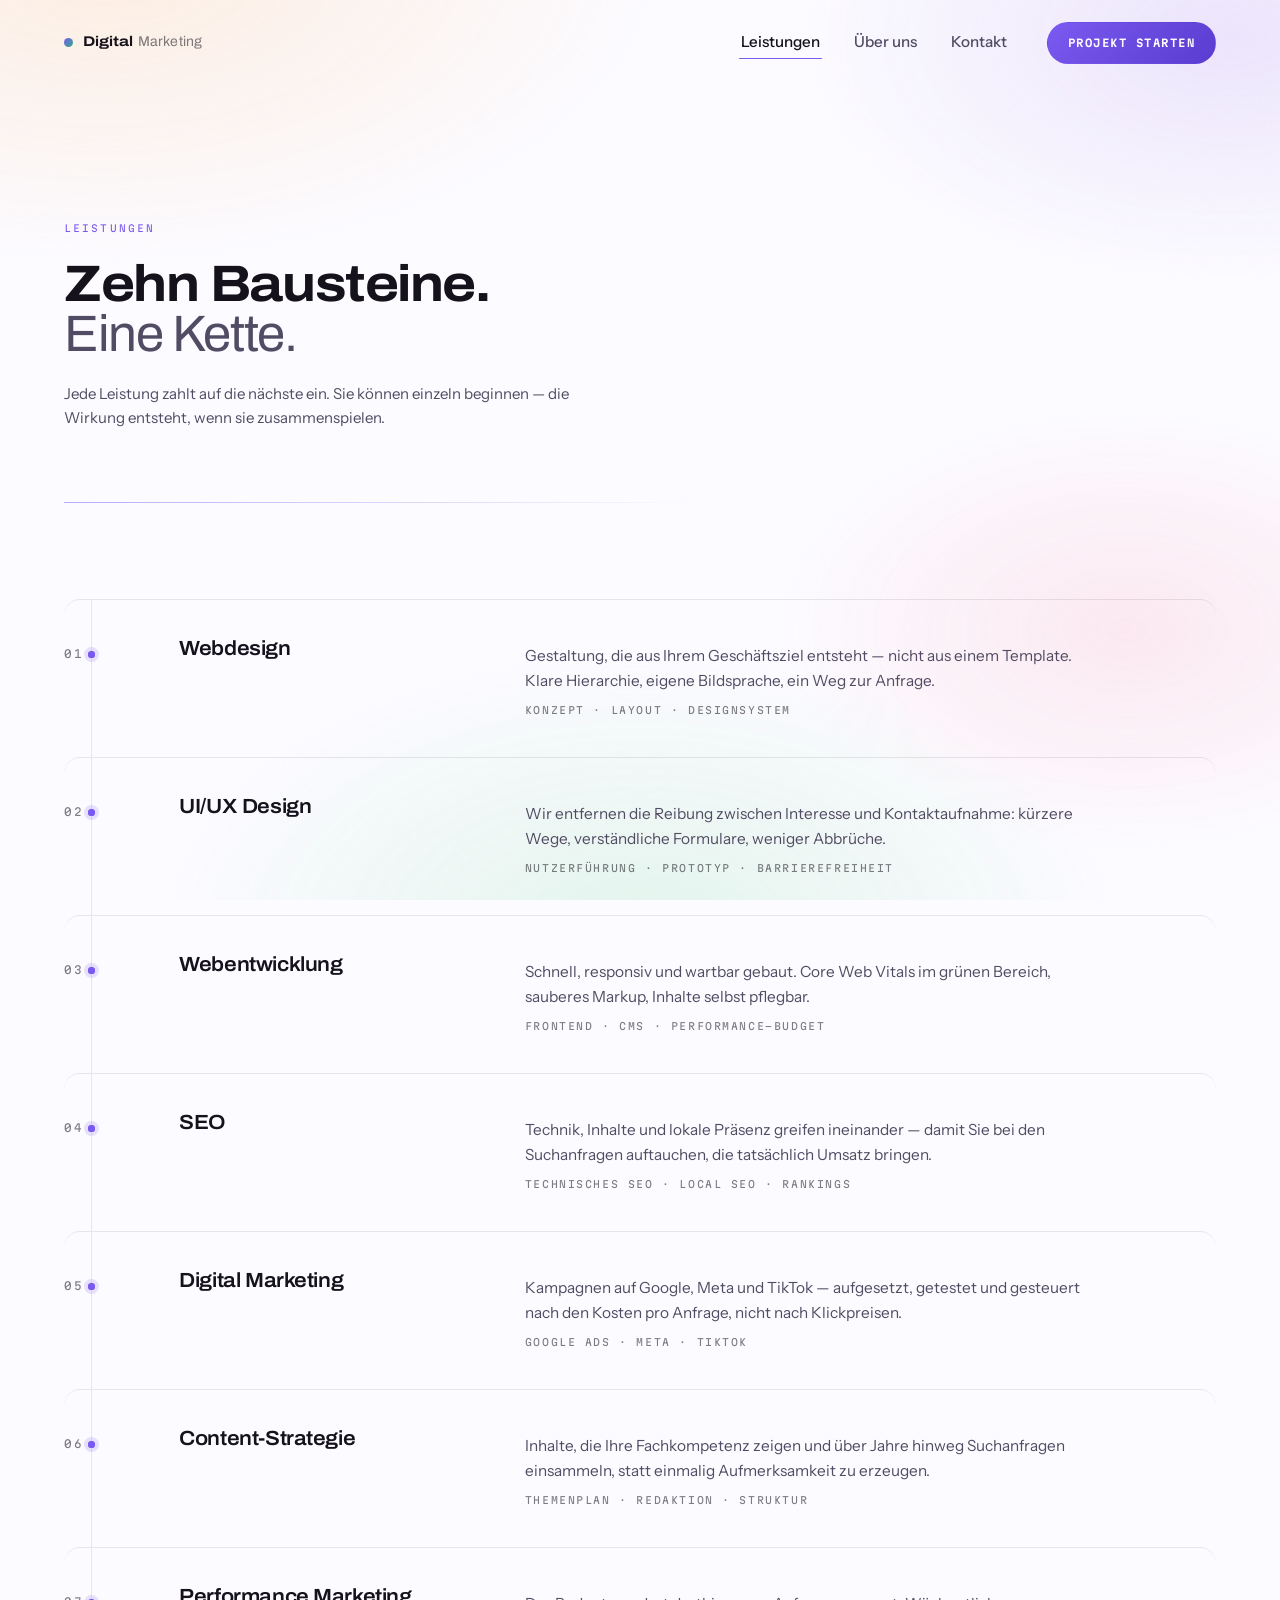
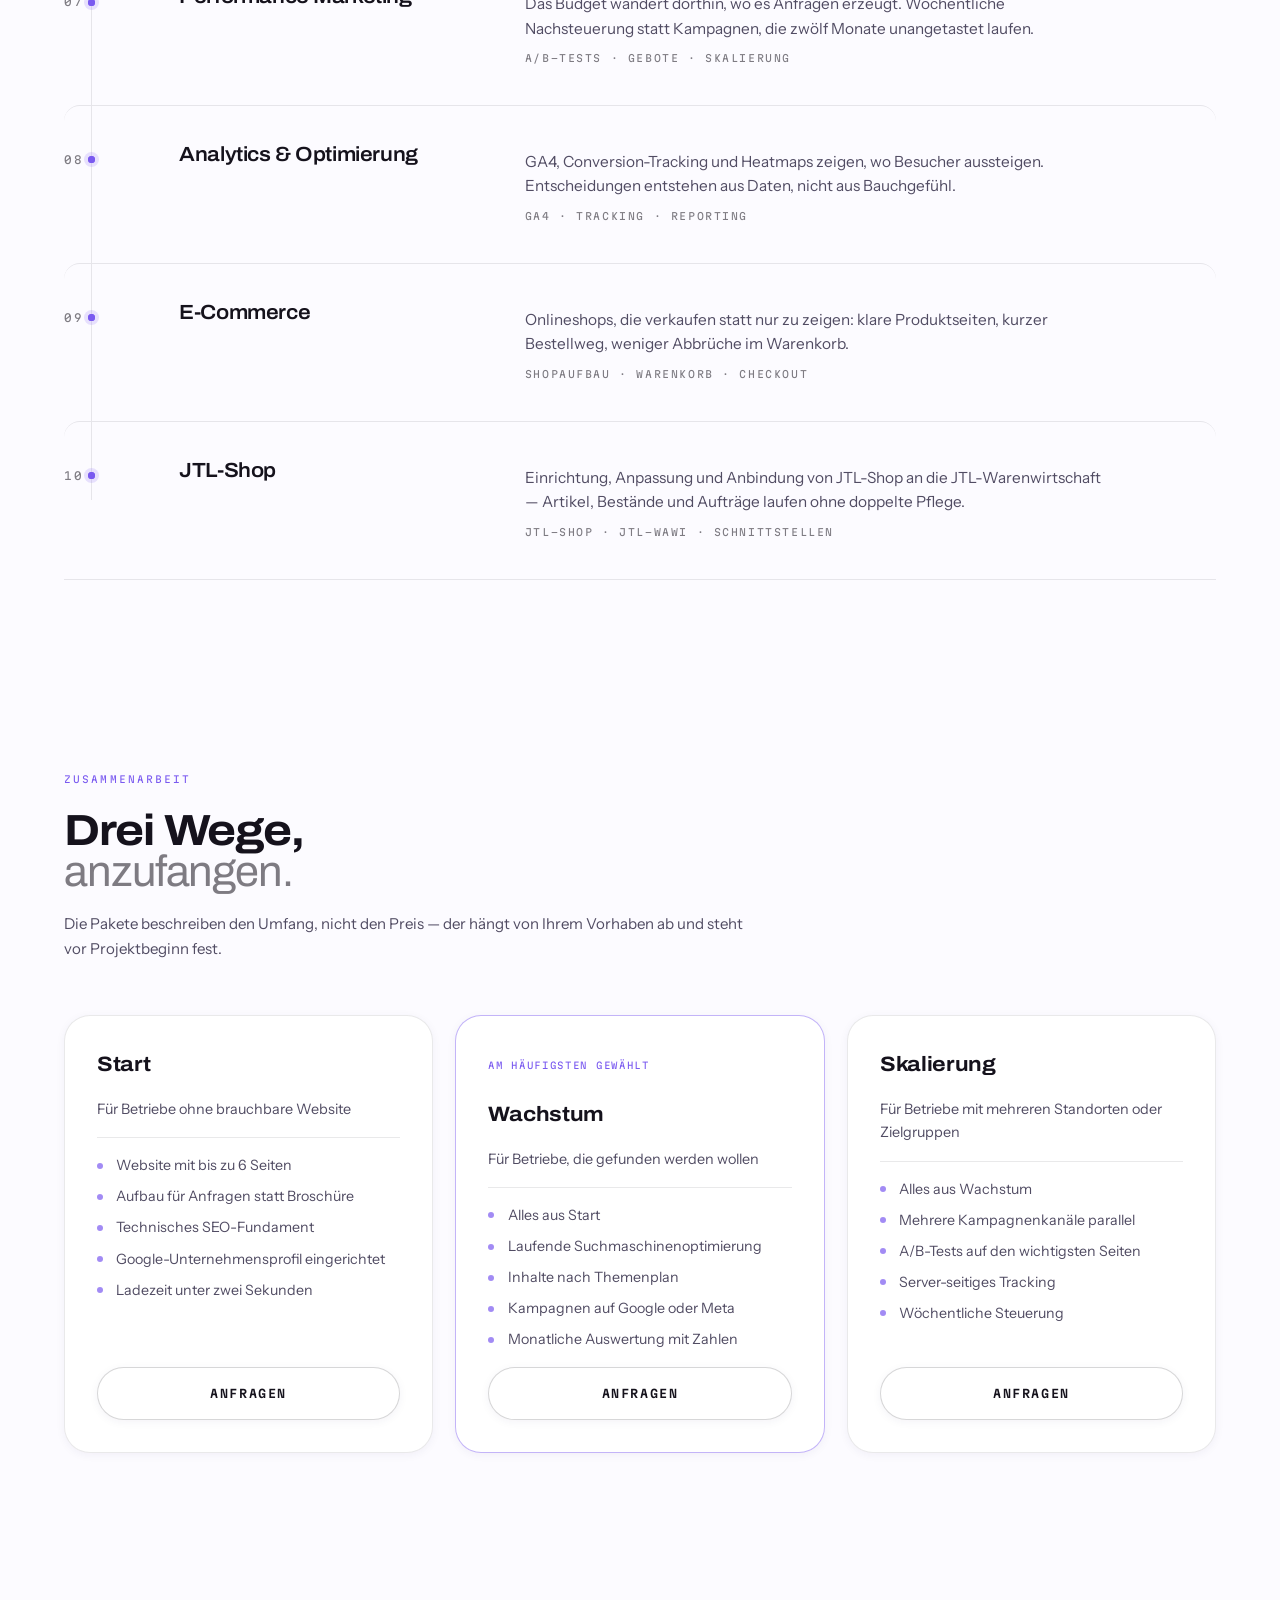
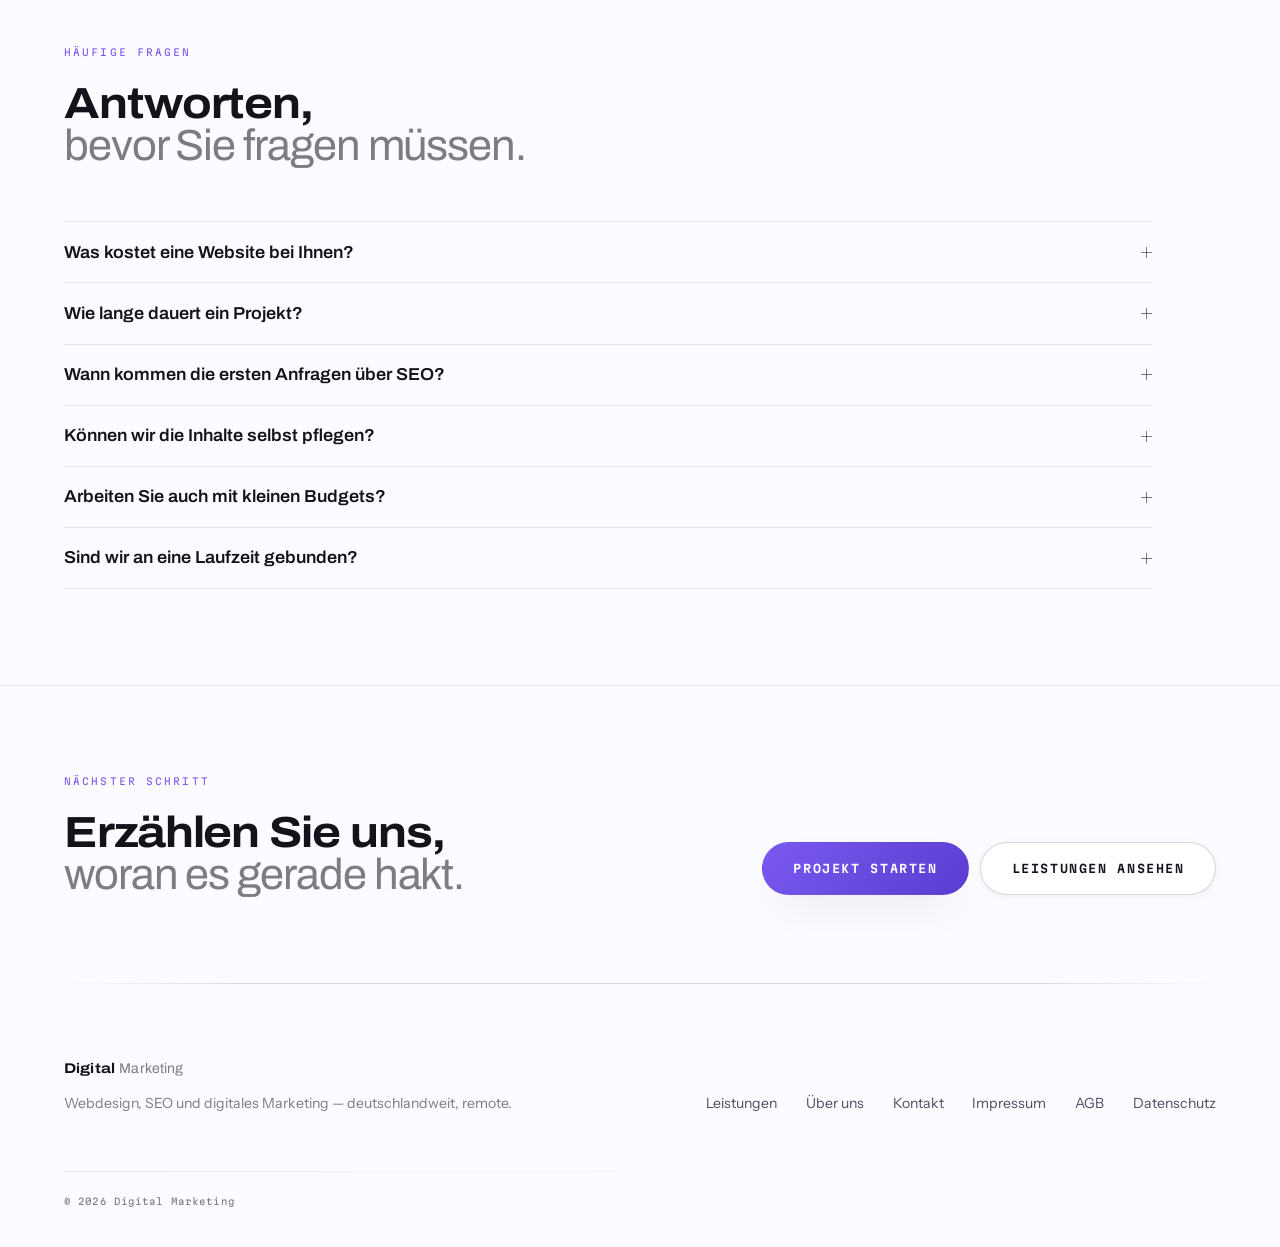
<file: leistungen.html>
<!DOCTYPE html>
<html lang="de" class="no-js">

<head>
  <meta charset="utf-8">
  <script>
    /* Sofort auf "js" schalten, damit die statische Fassung nicht kurz
       aufblitzt. Ob das Story-Skript wirklich ankommt, meldet der Browser
       am Skript-Element selbst (onerror) — verlässlicher als ein Zeitgeber,
       der bei langsamer Verbindung fälschlich auslöst.
       Wer die Bewegung trotz Systemeinstellung sehen möchte, hat das einmal
       bestätigt; die Entscheidung wird hier sofort angewendet. */
    (function (d) {
      var h = d.documentElement;
      h.className = h.className.replace("no-js", "js");
      try {
        if (localStorage.getItem("bewegung") === "an") h.className += " bewegung-an";
      } catch (e) { /* ohne Speicher eben nicht */ }
    })(document);
  </script>
  <meta name="viewport" content="width=device-width, initial-scale=1">

  <title>Leistungen — Webdesign, SEO und Kampagnen | Digital Marketing</title>
  <meta name="description" content="Webdesign, Entwicklung, Shopsysteme, SEO und Kampagnen — zehn Leistungen, die aufeinander aufbauen.">
  <meta name="theme-color" content="#FCFBFF">
  <link rel="canonical" href="https://jawadkazimi87-coder.github.io/leistungen.html">

  <meta property="og:type" content="website">
  <meta property="og:locale" content="de_DE">
  <meta property="og:site_name" content="Digital Marketing">
  <meta property="og:title" content="Leistungen — Webdesign, SEO und Kampagnen | Digital Marketing">
  <meta property="og:description" content="Webdesign, Entwicklung, Shopsysteme, SEO und Kampagnen — zehn Leistungen, die aufeinander aufbauen.">
  <meta property="og:url" content="https://jawadkazimi87-coder.github.io/leistungen.html">
  <meta property="og:image" content="https://jawadkazimi87-coder.github.io/public/images/og-cover.jpg">
  <meta property="og:image:width" content="1200">
  <meta property="og:image:height" content="630">
  <meta property="og:image:alt" content="Digital Marketing — Digitalagentur">
  <meta name="twitter:card" content="summary_large_image">
  <meta name="twitter:title" content="Leistungen — Webdesign, SEO und Kampagnen | Digital Marketing">
  <meta name="twitter:description" content="Webdesign, Entwicklung, Shopsysteme, SEO und Kampagnen — zehn Leistungen, die aufeinander aufbauen.">
  <meta name="twitter:image" content="https://jawadkazimi87-coder.github.io/public/images/og-cover.jpg">

  <link rel="icon" href="public/icons/favicon.svg" type="image/svg+xml">
  <link rel="apple-touch-icon" href="public/icons/favicon.png">

  <link rel="preload" as="font" type="font/woff2" href="assets/fonts/archivo-latin.woff2" crossorigin>
  <link rel="preload" as="font" type="font/woff2" href="assets/fonts/instrument-sans-latin.woff2" crossorigin>
  <link rel="stylesheet" href="assets/css/fonts.css?v=2">
  <link rel="stylesheet" href="assets/css/site.css?v=2">
</head>

<body class="subpage">
  <a class="skiplink" href="#inhalt">Direkt zum Inhalt springen</a>

  <header class="masthead is-stuck" id="masthead">
    <a class="wordmark" href="index.html" aria-label="Digital Marketing — Startseite">
      <span class="wordmark__mark" aria-hidden="true"></span>
      <span class="wordmark__text">Digital<span class="wordmark__thin">Marketing</span></span>
    </a>

    <nav class="mainnav" id="mainnav" aria-label="Hauptnavigation">
      <ul class="mainnav__list">
        <li><a href="leistungen.html">Leistungen</a></li>
        <li><a href="ueber-uns.html">Über uns</a></li>
        <li><a href="kontakt.html">Kontakt</a></li>
      </ul>
      <a class="btn btn--primary btn--sm" href="kontakt.html">Projekt starten</a>
    </nav>

    <button class="menutoggle" id="menutoggle" type="button" aria-expanded="false" aria-controls="mainnav">
      <span class="menutoggle__bars" aria-hidden="true"><i></i><i></i></span>
      <span class="menutoggle__label">Menü</span>
    </button>
  </header>

  <main id="inhalt">
    <section class="pagehead">
      <div class="shell">
        <p class="eyebrow">Leistungen</p>
        <h1 class="pagehead__title">Zehn Bausteine.<br><em>Eine Kette.</em></h1>
        <p class="pagehead__lead">Jede Leistung zahlt auf die nächste ein. Sie können einzeln beginnen — die Wirkung entsteht, wenn sie zusammenspielen.</p>
      </div>
    </section>

    <section class="chain band" aria-labelledby="l-title">
      <div class="shell">
        <h2 class="sr-only" id="l-title">Übersicht der Leistungen</h2>
        <ol class="chain__list">
          <li class="node reveal">
            <span class="node__index">01</span>
            <div class="node__body">
              <h3 class="node__title">Webdesign</h3>
              <p class="node__text">Gestaltung, die aus Ihrem Geschäftsziel entsteht — nicht aus einem Template. Klare Hierarchie, eigene Bildsprache, ein Weg zur Anfrage.</p>
              <p class="node__meta">Konzept · Layout · Designsystem</p>
            </div>
          </li>
          <li class="node reveal">
            <span class="node__index">02</span>
            <div class="node__body">
              <h3 class="node__title">UI/UX Design</h3>
              <p class="node__text">Wir entfernen die Reibung zwischen Interesse und Kontaktaufnahme: kürzere Wege, verständliche Formulare, weniger Abbrüche.</p>
              <p class="node__meta">Nutzerführung · Prototyp · Barrierefreiheit</p>
            </div>
          </li>
          <li class="node reveal">
            <span class="node__index">03</span>
            <div class="node__body">
              <h3 class="node__title">Webentwicklung</h3>
              <p class="node__text">Schnell, responsiv und wartbar gebaut. Core Web Vitals im grünen Bereich, sauberes Markup, Inhalte selbst pflegbar.</p>
              <p class="node__meta">Frontend · CMS · Performance-Budget</p>
            </div>
          </li>
          <li class="node reveal">
            <span class="node__index">04</span>
            <div class="node__body">
              <h3 class="node__title">SEO</h3>
              <p class="node__text">Technik, Inhalte und lokale Präsenz greifen ineinander — damit Sie bei den Suchanfragen auftauchen, die tatsächlich Umsatz bringen.</p>
              <p class="node__meta">Technisches SEO · Local SEO · Rankings</p>
            </div>
          </li>
          <li class="node reveal">
            <span class="node__index">05</span>
            <div class="node__body">
              <h3 class="node__title">Digital Marketing</h3>
              <p class="node__text">Kampagnen auf Google, Meta und TikTok — aufgesetzt, getestet und gesteuert nach den Kosten pro Anfrage, nicht nach Klickpreisen.</p>
              <p class="node__meta">Google Ads · Meta · TikTok</p>
            </div>
          </li>
          <li class="node reveal">
            <span class="node__index">06</span>
            <div class="node__body">
              <h3 class="node__title">Content-Strategie</h3>
              <p class="node__text">Inhalte, die Ihre Fachkompetenz zeigen und über Jahre hinweg Suchanfragen einsammeln, statt einmalig Aufmerksamkeit zu erzeugen.</p>
              <p class="node__meta">Themenplan · Redaktion · Struktur</p>
            </div>
          </li>
          <li class="node reveal">
            <span class="node__index">07</span>
            <div class="node__body">
              <h3 class="node__title">Performance Marketing</h3>
              <p class="node__text">Das Budget wandert dorthin, wo es Anfragen erzeugt. Wöchentliche Nachsteuerung statt Kampagnen, die zwölf Monate unangetastet laufen.</p>
              <p class="node__meta">A/B-Tests · Gebote · Skalierung</p>
            </div>
          </li>
          <li class="node reveal">
            <span class="node__index">08</span>
            <div class="node__body">
              <h3 class="node__title">Analytics &amp; Optimierung</h3>
              <p class="node__text">GA4, Conversion-Tracking und Heatmaps zeigen, wo Besucher aussteigen. Entscheidungen entstehen aus Daten, nicht aus Bauchgefühl.</p>
              <p class="node__meta">GA4 · Tracking · Reporting</p>
            </div>
          </li>
          <li class="node reveal">
            <span class="node__index">09</span>
            <div class="node__body">
              <h3 class="node__title">E-Commerce</h3>
              <p class="node__text">Onlineshops, die verkaufen statt nur zu zeigen: klare Produktseiten, kurzer Bestellweg, weniger Abbrüche im Warenkorb.</p>
              <p class="node__meta">Shopaufbau · Warenkorb · Checkout</p>
            </div>
          </li>
          <li class="node reveal">
            <span class="node__index">10</span>
            <div class="node__body">
              <h3 class="node__title">JTL-Shop</h3>
              <p class="node__text">Einrichtung, Anpassung und Anbindung von JTL-Shop an die JTL-Warenwirtschaft — Artikel, Bestände und Aufträge laufen ohne doppelte Pflege.</p>
              <p class="node__meta">JTL-Shop · JTL-Wawi · Schnittstellen</p>
            </div>
          </li>
        </ol>
      </div>
    </section>

    <section class="band" id="pakete" aria-labelledby="pakete-title">
      <div class="shell">
        <header class="band__head">
          <p class="eyebrow reveal">Zusammenarbeit</p>
          <h2 class="section-title reveal" id="pakete-title">Drei Wege,<br><em>anzufangen.</em></h2>
          <p class="band__intro reveal">
            Die Pakete beschreiben den Umfang, nicht den Preis — der hängt von Ihrem Vorhaben ab
            und steht vor Projektbeginn fest.
          </p>
        </header>
        <div class="packs">
          <article class="pack reveal">
            <h3 class="pack__name">Start</h3>
            <p class="pack__for">Für Betriebe ohne brauchbare Website</p>
            <ul class="pack__list">
            <li>Website mit bis zu 6 Seiten</li>
            <li>Aufbau für Anfragen statt Broschüre</li>
            <li>Technisches SEO-Fundament</li>
            <li>Google-Unternehmensprofil eingerichtet</li>
            <li>Ladezeit unter zwei Sekunden</li>
            </ul>
            <a class="btn btn--ghost" href="kontakt.html">Anfragen</a>
          </article>
          <article class="pack pack--lead reveal">
          <p class="pack__tag">Am häufigsten gewählt</p>
            <h3 class="pack__name">Wachstum</h3>
            <p class="pack__for">Für Betriebe, die gefunden werden wollen</p>
            <ul class="pack__list">
            <li>Alles aus Start</li>
            <li>Laufende Suchmaschinenoptimierung</li>
            <li>Inhalte nach Themenplan</li>
            <li>Kampagnen auf Google oder Meta</li>
            <li>Monatliche Auswertung mit Zahlen</li>
            </ul>
            <a class="btn btn--ghost" href="kontakt.html">Anfragen</a>
          </article>
          <article class="pack reveal">
            <h3 class="pack__name">Skalierung</h3>
            <p class="pack__for">Für Betriebe mit mehreren Standorten oder Zielgruppen</p>
            <ul class="pack__list">
            <li>Alles aus Wachstum</li>
            <li>Mehrere Kampagnenkanäle parallel</li>
            <li>A/B-Tests auf den wichtigsten Seiten</li>
            <li>Server-seitiges Tracking</li>
            <li>Wöchentliche Steuerung</li>
            </ul>
            <a class="btn btn--ghost" href="kontakt.html">Anfragen</a>
          </article>
        </div>
      </div>
    </section>

    <section class="band" id="faq" aria-labelledby="faq-title">
      <div class="shell">
        <header class="band__head">
          <p class="eyebrow reveal">Häufige Fragen</p>
          <h2 class="section-title reveal" id="faq-title">Antworten,<br><em>bevor Sie fragen müssen.</em></h2>
        </header>
        <div class="faq reveal">
          <details>
            <summary>Was kostet eine Website bei Ihnen?</summary>
            <p class="faq__a">Das hängt vom Umfang ab — eine schlanke Seite für einen Handwerksbetrieb ist etwas anderes als ein mehrsprachiger Auftritt mit Buchungsstrecke. Nach einem Gespräch bekommen Sie einen Festpreis, keine Schätzung mit offenem Ende.</p>
          </details>
          <details>
            <summary>Wie lange dauert ein Projekt?</summary>
            <p class="faq__a">Eine Website liegt üblicherweise zwischen vier und acht Wochen, abhängig davon, wie schnell Inhalte und Freigaben kommen. SEO und Kampagnen sind laufende Arbeit — erste Bewegung sehen Sie meist nach acht bis zwölf Wochen.</p>
          </details>
          <details>
            <summary>Wann kommen die ersten Anfragen über SEO?</summary>
            <p class="faq__a">Ehrlich: nicht sofort. Technische Verbesserungen wirken nach wenigen Wochen, inhaltliche Arbeit braucht Monate. Wer Ihnen Platz eins in vier Wochen verspricht, verkauft Ihnen etwas anderes als Suchmaschinenoptimierung.</p>
          </details>
          <details>
            <summary>Können wir die Inhalte selbst pflegen?</summary>
            <p class="faq__a">Ja. Texte, Bilder und neue Seiten pflegen Sie ohne uns. Wir richten das so ein, dass dafür keine technischen Kenntnisse nötig sind, und zeigen es Ihnen einmal in Ruhe.</p>
          </details>
          <details>
            <summary>Arbeiten Sie auch mit kleinen Budgets?</summary>
            <p class="faq__a">Ja, wenn das Ziel dazu passt. Wir sagen es Ihnen offen, wenn ein Budget für das gewünschte Ergebnis nicht reicht — und was stattdessen der sinnvollste erste Schritt wäre.</p>
          </details>
          <details>
            <summary>Sind wir an eine Laufzeit gebunden?</summary>
            <p class="faq__a">Websites werden als Projekt abgerechnet. Laufende Betreuung läuft monatlich und ist mit vier Wochen zum Monatsende kündbar. Keine Jahresverträge.</p>
          </details>
        </div>
      </div>
    </section>


    <section class="endcta">
      <div class="shell endcta__inner">
        <div>
          <p class="eyebrow reveal">Nächster Schritt</p>
          <h2 class="section-title reveal">Erzählen Sie uns,<br><em>woran es gerade hakt.</em></h2>
        </div>
        <div class="endcta__actions reveal">
          <a class="btn btn--primary" href="kontakt.html">Projekt starten</a>
          <a class="btn btn--ghost" href="leistungen.html">Leistungen ansehen</a>
        </div>
      </div>
    </section>
  </main>

  <footer class="footer">
    <div class="shell footer__inner">
      <div class="footer__brand">
        <span class="wordmark__text">Digital<span class="wordmark__thin">Marketing</span></span>
        <p class="footer__line">Webdesign, SEO und digitales Marketing — deutschlandweit, remote.</p>
      </div>
      <nav class="footer__nav" aria-label="Fußzeile">
        <a href="leistungen.html">Leistungen</a>
        <a href="ueber-uns.html">Über uns</a>
        <a href="kontakt.html">Kontakt</a>
        <a href="impressum.html">Impressum</a>
        <a href="agb.html">AGB</a>
        <a href="datenschutz.html">Datenschutz</a>
      </nav>
      <p class="footer__legal">© <span data-year>2026</span> Digital Marketing</p>
    </div>
  </footer>

  <script src="assets/js/story.js?v=2" defer
    onerror="document.documentElement.className=document.documentElement.className.replace('js','no-js')"></script>
</body>

</html>
</file>
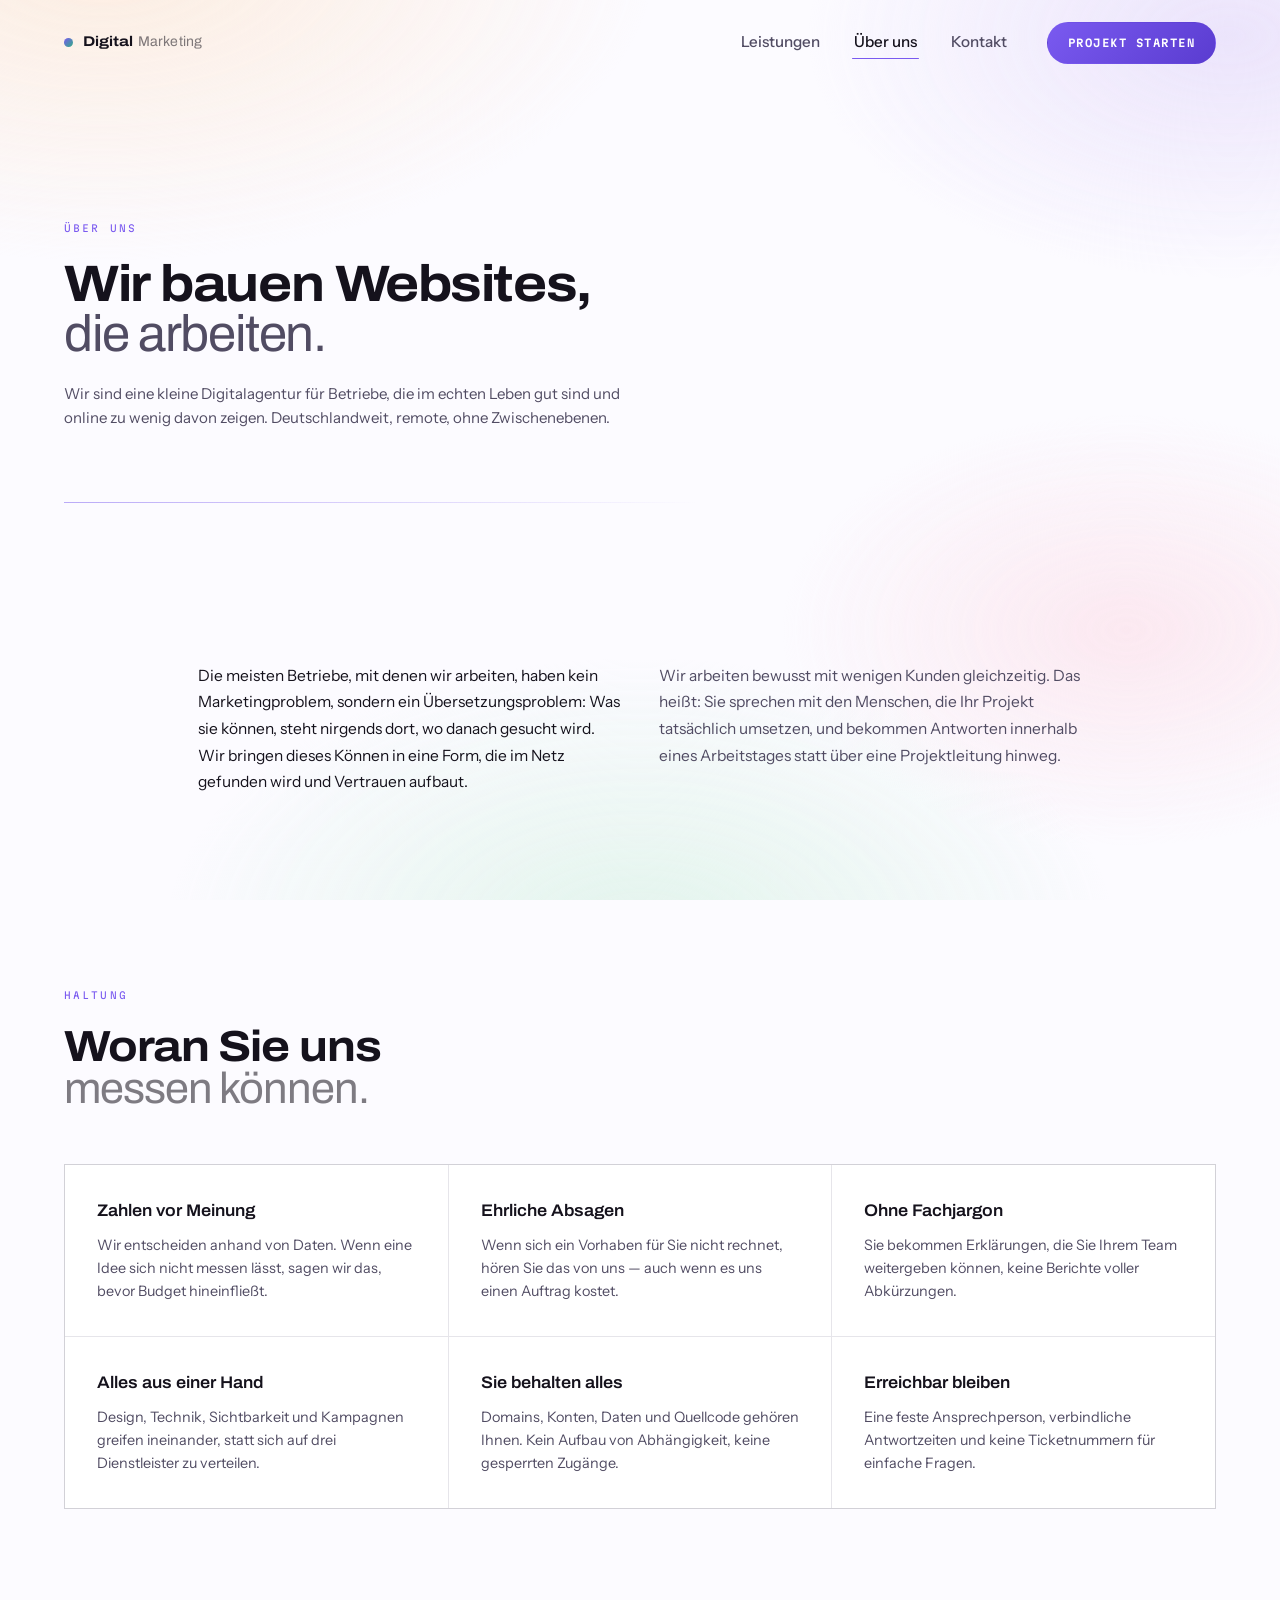
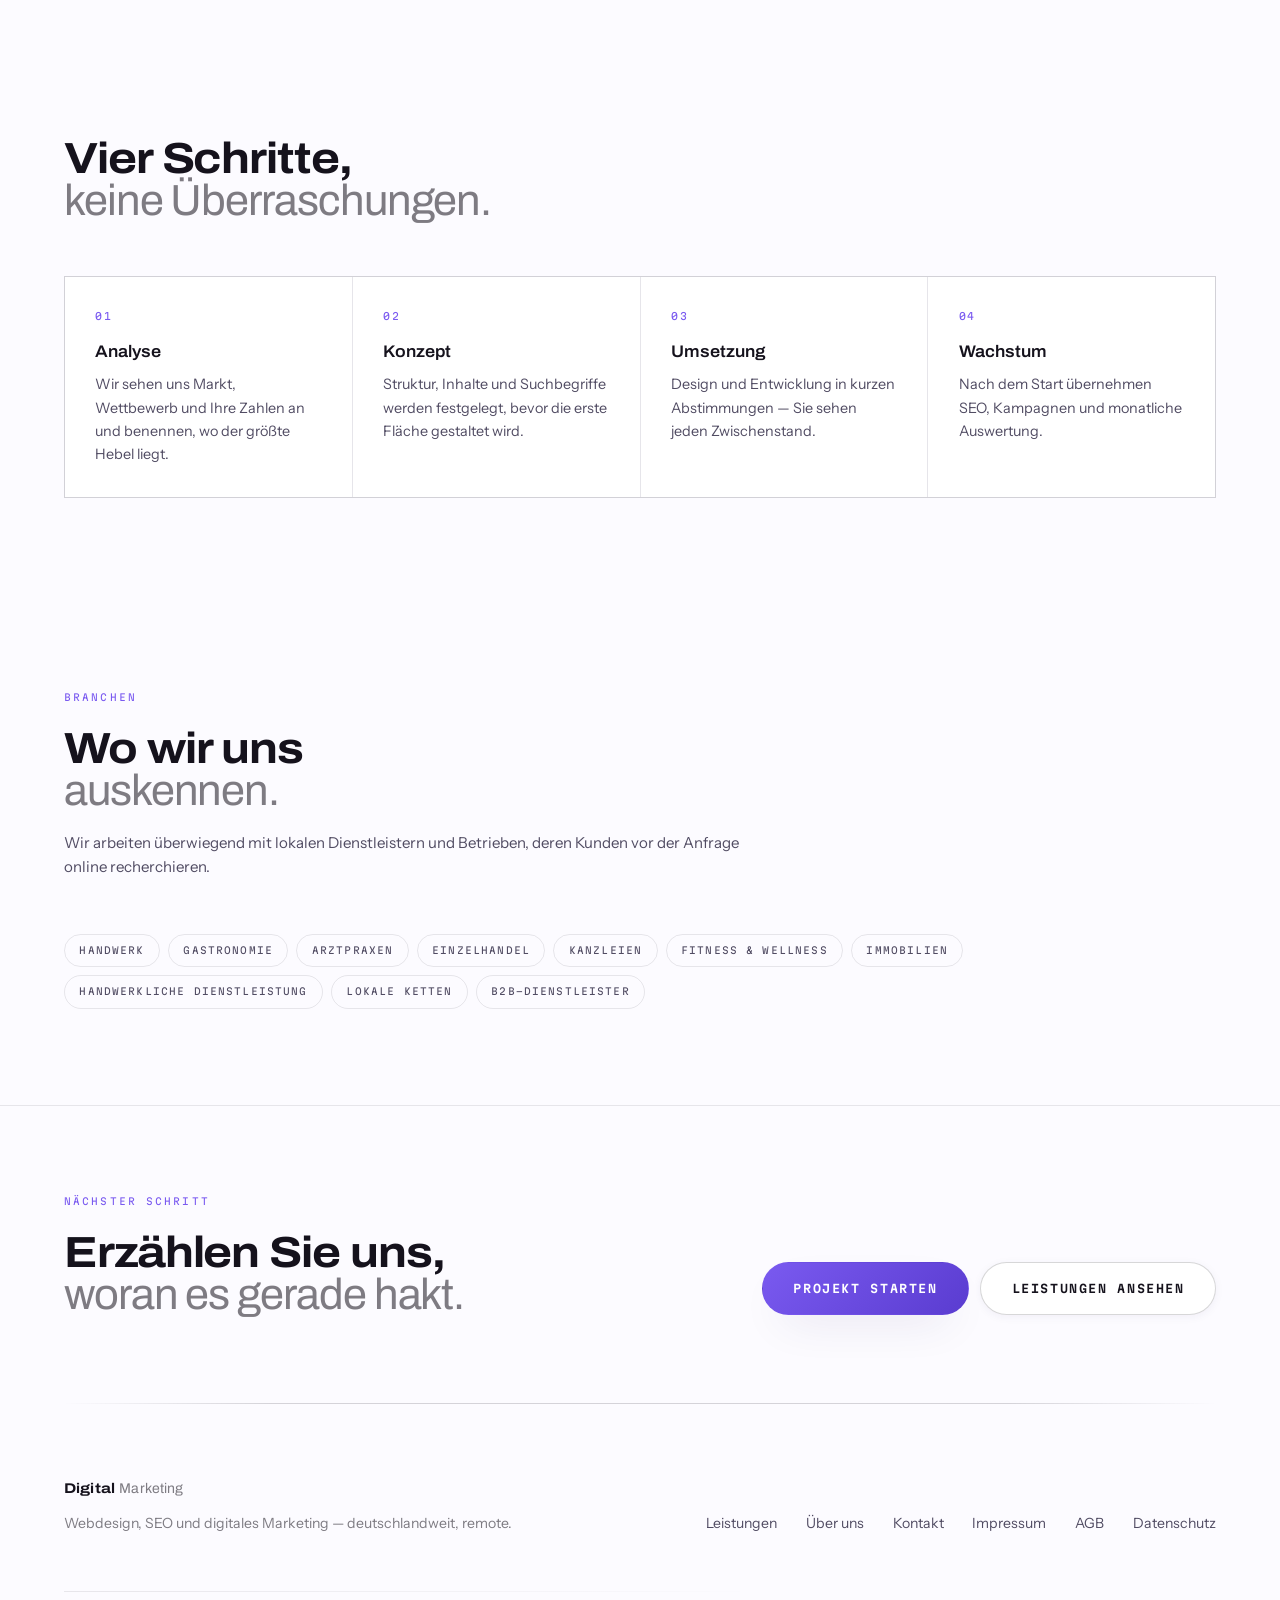
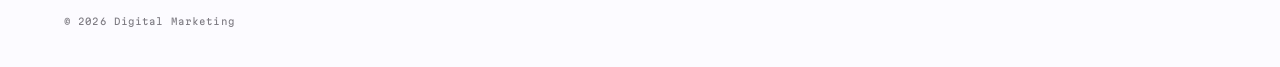
<file: ueber-uns.html>
<!DOCTYPE html>
<html lang="de" class="no-js">

<head>
  <meta charset="utf-8">
  <script>
    /* Sofort auf "js" schalten, damit die statische Fassung nicht kurz
       aufblitzt. Ob das Story-Skript wirklich ankommt, meldet der Browser
       am Skript-Element selbst (onerror) — verlässlicher als ein Zeitgeber,
       der bei langsamer Verbindung fälschlich auslöst.
       Wer die Bewegung trotz Systemeinstellung sehen möchte, hat das einmal
       bestätigt; die Entscheidung wird hier sofort angewendet. */
    (function (d) {
      var h = d.documentElement;
      h.className = h.className.replace("no-js", "js");
      try {
        if (localStorage.getItem("bewegung") === "an") h.className += " bewegung-an";
      } catch (e) { /* ohne Speicher eben nicht */ }
    })(document);
  </script>
  <meta name="viewport" content="width=device-width, initial-scale=1">

  <title>Über uns — Digitalagentur für Betriebe | Digital Marketing</title>
  <meta name="description" content="Wer wir sind und wie wir arbeiten: eine Digitalagentur für Betriebe, die offline funktionieren und online kaum stattfinden.">
  <meta name="theme-color" content="#FCFBFF">
  <link rel="canonical" href="https://jawadkazimi87-coder.github.io/ueber-uns.html">

  <meta property="og:type" content="website">
  <meta property="og:locale" content="de_DE">
  <meta property="og:site_name" content="Digital Marketing">
  <meta property="og:title" content="Über uns — Digitalagentur für Betriebe | Digital Marketing">
  <meta property="og:description" content="Wer wir sind und wie wir arbeiten: eine Digitalagentur für Betriebe, die offline funktionieren und online kaum stattfinden.">
  <meta property="og:url" content="https://jawadkazimi87-coder.github.io/ueber-uns.html">
  <meta property="og:image" content="https://jawadkazimi87-coder.github.io/public/images/og-cover.jpg">
  <meta property="og:image:width" content="1200">
  <meta property="og:image:height" content="630">
  <meta property="og:image:alt" content="Digital Marketing — Digitalagentur">
  <meta name="twitter:card" content="summary_large_image">
  <meta name="twitter:title" content="Über uns — Digitalagentur für Betriebe | Digital Marketing">
  <meta name="twitter:description" content="Wer wir sind und wie wir arbeiten: eine Digitalagentur für Betriebe, die offline funktionieren und online kaum stattfinden.">
  <meta name="twitter:image" content="https://jawadkazimi87-coder.github.io/public/images/og-cover.jpg">

  <link rel="icon" href="public/icons/favicon.svg" type="image/svg+xml">
  <link rel="apple-touch-icon" href="public/icons/favicon.png">

  <link rel="preload" as="font" type="font/woff2" href="assets/fonts/archivo-latin.woff2" crossorigin>
  <link rel="preload" as="font" type="font/woff2" href="assets/fonts/instrument-sans-latin.woff2" crossorigin>
  <link rel="stylesheet" href="assets/css/fonts.css?v=2">
  <link rel="stylesheet" href="assets/css/site.css?v=2">
</head>

<body class="subpage">
  <a class="skiplink" href="#inhalt">Direkt zum Inhalt springen</a>

  <header class="masthead is-stuck" id="masthead">
    <a class="wordmark" href="index.html" aria-label="Digital Marketing — Startseite">
      <span class="wordmark__mark" aria-hidden="true"></span>
      <span class="wordmark__text">Digital<span class="wordmark__thin">Marketing</span></span>
    </a>

    <nav class="mainnav" id="mainnav" aria-label="Hauptnavigation">
      <ul class="mainnav__list">
        <li><a href="leistungen.html">Leistungen</a></li>
        <li><a href="ueber-uns.html">Über uns</a></li>
        <li><a href="kontakt.html">Kontakt</a></li>
      </ul>
      <a class="btn btn--primary btn--sm" href="kontakt.html">Projekt starten</a>
    </nav>

    <button class="menutoggle" id="menutoggle" type="button" aria-expanded="false" aria-controls="mainnav">
      <span class="menutoggle__bars" aria-hidden="true"><i></i><i></i></span>
      <span class="menutoggle__label">Menü</span>
    </button>
  </header>

  <main id="inhalt">
    <section class="pagehead">
      <div class="shell">
        <p class="eyebrow">Über uns</p>
        <h1 class="pagehead__title">Wir bauen Websites,<br><em>die arbeiten.</em></h1>
        <p class="pagehead__lead">Wir sind eine kleine Digitalagentur für Betriebe, die im echten Leben gut sind und online zu wenig davon zeigen. Deutschlandweit, remote, ohne Zwischenebenen.</p>
      </div>
    </section>

    <section class="band">
      <div class="shell bridge__cols">
        <p class="bridge__text reveal">
          Die meisten Betriebe, mit denen wir arbeiten, haben kein Marketingproblem, sondern ein
          Übersetzungsproblem: Was sie können, steht nirgends dort, wo danach gesucht wird. Wir
          bringen dieses Können in eine Form, die im Netz gefunden wird und Vertrauen aufbaut.
        </p>
        <p class="bridge__text reveal">
          Wir arbeiten bewusst mit wenigen Kunden gleichzeitig. Das heißt: Sie sprechen mit den
          Menschen, die Ihr Projekt tatsächlich umsetzen, und bekommen Antworten innerhalb eines
          Arbeitstages statt über eine Projektleitung hinweg.
        </p>
      </div>
    </section>

    <section class="band" id="werte" aria-labelledby="werte-title">
      <div class="shell">
        <header class="band__head">
          <p class="eyebrow reveal">Haltung</p>
          <h2 class="section-title reveal" id="werte-title">Woran Sie uns<br><em>messen können.</em></h2>
        </header>
        <div class="tiles">
          <article class="tile reveal">
            <h3>Zahlen vor Meinung</h3>
            <p>Wir entscheiden anhand von Daten. Wenn eine Idee sich nicht messen lässt, sagen wir das, bevor Budget hineinfließt.</p>
          </article>
          <article class="tile reveal">
            <h3>Ehrliche Absagen</h3>
            <p>Wenn sich ein Vorhaben für Sie nicht rechnet, hören Sie das von uns — auch wenn es uns einen Auftrag kostet.</p>
          </article>
          <article class="tile reveal">
            <h3>Ohne Fachjargon</h3>
            <p>Sie bekommen Erklärungen, die Sie Ihrem Team weitergeben können, keine Berichte voller Abkürzungen.</p>
          </article>
          <article class="tile reveal">
            <h3>Alles aus einer Hand</h3>
            <p>Design, Technik, Sichtbarkeit und Kampagnen greifen ineinander, statt sich auf drei Dienstleister zu verteilen.</p>
          </article>
          <article class="tile reveal">
            <h3>Sie behalten alles</h3>
            <p>Domains, Konten, Daten und Quellcode gehören Ihnen. Kein Aufbau von Abhängigkeit, keine gesperrten Zugänge.</p>
          </article>
          <article class="tile reveal">
            <h3>Erreichbar bleiben</h3>
            <p>Eine feste Ansprechperson, verbindliche Antwortzeiten und keine Ticketnummern für einfache Fragen.</p>
          </article>
        </div>
      </div>
    </section>

    <section class="band" id="ablauf" aria-labelledby="ablauf-title">
      <div class="shell">
        <header class="band__head">
          <p class="eyebrow reveal">Ablauf</p>
          <h2 class="section-title reveal" id="ablauf-title">Vier Schritte,<br><em>keine Überraschungen.</em></h2>
        </header>
        <ol class="steps">
          <li class="step reveal">
            <h3>Analyse</h3>
            <p>Wir sehen uns Markt, Wettbewerb und Ihre Zahlen an und benennen, wo der größte Hebel liegt.</p>
          </li>
          <li class="step reveal">
            <h3>Konzept</h3>
            <p>Struktur, Inhalte und Suchbegriffe werden festgelegt, bevor die erste Fläche gestaltet wird.</p>
          </li>
          <li class="step reveal">
            <h3>Umsetzung</h3>
            <p>Design und Entwicklung in kurzen Abstimmungen — Sie sehen jeden Zwischenstand.</p>
          </li>
          <li class="step reveal">
            <h3>Wachstum</h3>
            <p>Nach dem Start übernehmen SEO, Kampagnen und monatliche Auswertung.</p>
          </li>
        </ol>
      </div>
    </section>

    <section class="band" id="branchen" aria-labelledby="branchen-title">
      <div class="shell">
        <header class="band__head">
          <p class="eyebrow reveal">Branchen</p>
          <h2 class="section-title reveal" id="branchen-title">Wo wir uns<br><em>auskennen.</em></h2>
          <p class="band__intro reveal">
            Wir arbeiten überwiegend mit lokalen Dienstleistern und Betrieben, deren Kunden vor
            der Anfrage online recherchieren.
          </p>
        </header>
        <ul class="chips reveal">
          <li>Handwerk</li>
          <li>Gastronomie</li>
          <li>Arztpraxen</li>
          <li>Einzelhandel</li>
          <li>Kanzleien</li>
          <li>Fitness &amp; Wellness</li>
          <li>Immobilien</li>
          <li>Handwerkliche Dienstleistung</li>
          <li>Lokale Ketten</li>
          <li>B2B-Dienstleister</li>
        </ul>
      </div>
    </section>


    <section class="endcta">
      <div class="shell endcta__inner">
        <div>
          <p class="eyebrow reveal">Nächster Schritt</p>
          <h2 class="section-title reveal">Erzählen Sie uns,<br><em>woran es gerade hakt.</em></h2>
        </div>
        <div class="endcta__actions reveal">
          <a class="btn btn--primary" href="kontakt.html">Projekt starten</a>
          <a class="btn btn--ghost" href="leistungen.html">Leistungen ansehen</a>
        </div>
      </div>
    </section>
  </main>

  <footer class="footer">
    <div class="shell footer__inner">
      <div class="footer__brand">
        <span class="wordmark__text">Digital<span class="wordmark__thin">Marketing</span></span>
        <p class="footer__line">Webdesign, SEO und digitales Marketing — deutschlandweit, remote.</p>
      </div>
      <nav class="footer__nav" aria-label="Fußzeile">
        <a href="leistungen.html">Leistungen</a>
        <a href="ueber-uns.html">Über uns</a>
        <a href="kontakt.html">Kontakt</a>
        <a href="impressum.html">Impressum</a>
        <a href="agb.html">AGB</a>
        <a href="datenschutz.html">Datenschutz</a>
      </nav>
      <p class="footer__legal">© <span data-year>2026</span> Digital Marketing</p>
    </div>
  </footer>

  <script src="assets/js/story.js?v=2" defer
    onerror="document.documentElement.className=document.documentElement.className.replace('js','no-js')"></script>
</body>

</html>
</file>
<file: assets/css/fonts.css>
/* Selbst gehostete Schriften — keine Verbindung zu Google-Servern, dadurch
   kein Drittanbieter-Transfer und ein Netzwerk-Roundtrip weniger.
   Quelle: Google Fonts (SIL Open Font License 1.1). Subsets: latin, latin-ext. */

@font-face {
  font-family: 'Archivo';
  font-style: normal;
  font-weight: 400 800;
  font-stretch: 100% 125%;
  font-display: swap;
  src: url('../fonts/archivo-latin-ext.woff2') format('woff2');
  unicode-range: U+0100-02BA, U+02BD-02C5, U+02C7-02CC, U+02CE-02D7, U+02DD-02FF, U+0304, U+0308, U+0329, U+1D00-1DBF, U+1E00-1E9F, U+1EF2-1EFF, U+2020, U+20A0-20AB, U+20AD-20C0, U+2113, U+2C60-2C7F, U+A720-A7FF;
}

@font-face {
  font-family: 'Archivo';
  font-style: normal;
  font-weight: 400 800;
  font-stretch: 100% 125%;
  font-display: swap;
  src: url('../fonts/archivo-latin.woff2') format('woff2');
  unicode-range: U+0000-00FF, U+0131, U+0152-0153, U+02BB-02BC, U+02C6, U+02DA, U+02DC, U+0304, U+0308, U+0329, U+2000-206F, U+20AC, U+2122, U+2191, U+2193, U+2212, U+2215, U+FEFF, U+FFFD;
}

@font-face {
  font-family: 'Instrument Sans';
  font-style: normal;
  font-weight: 400 500;
  font-stretch: 100%;
  font-display: swap;
  src: url('../fonts/instrument-sans-latin-ext.woff2') format('woff2');
  unicode-range: U+0100-02BA, U+02BD-02C5, U+02C7-02CC, U+02CE-02D7, U+02DD-02FF, U+0304, U+0308, U+0329, U+1D00-1DBF, U+1E00-1E9F, U+1EF2-1EFF, U+2020, U+20A0-20AB, U+20AD-20C0, U+2113, U+2C60-2C7F, U+A720-A7FF;
}

@font-face {
  font-family: 'Instrument Sans';
  font-style: normal;
  font-weight: 400 500;
  font-stretch: 100%;
  font-display: swap;
  src: url('../fonts/instrument-sans-latin.woff2') format('woff2');
  unicode-range: U+0000-00FF, U+0131, U+0152-0153, U+02BB-02BC, U+02C6, U+02DA, U+02DC, U+0304, U+0308, U+0329, U+2000-206F, U+20AC, U+2122, U+2191, U+2193, U+2212, U+2215, U+FEFF, U+FFFD;
}

@font-face {
  font-family: 'Martian Mono';
  font-style: normal;
  font-weight: 400 600;
  font-stretch: 100%;
  font-display: swap;
  src: url('../fonts/martian-mono-latin-ext.woff2') format('woff2');
  unicode-range: U+0100-02BA, U+02BD-02C5, U+02C7-02CC, U+02CE-02D7, U+02DD-02FF, U+0304, U+0308, U+0329, U+1D00-1DBF, U+1E00-1E9F, U+1EF2-1EFF, U+2020, U+20A0-20AB, U+20AD-20C0, U+2113, U+2C60-2C7F, U+A720-A7FF;
}

@font-face {
  font-family: 'Martian Mono';
  font-style: normal;
  font-weight: 400 600;
  font-stretch: 100%;
  font-display: swap;
  src: url('../fonts/martian-mono-latin.woff2') format('woff2');
  unicode-range: U+0000-00FF, U+0131, U+0152-0153, U+02BB-02BC, U+02C6, U+02DA, U+02DC, U+0304, U+0308, U+0329, U+2000-206F, U+20AC, U+2122, U+2191, U+2193, U+2212, U+2215, U+FEFF, U+FFFD;
}
</file>
<file: assets/css/site.css>
/* ==========================================================================
   Designsystem — helle Fassung
   Grundstimmung nach Referenzvorlage: sehr helles Papier mit pastelligen
   Lichthöfen in Flieder, Mint und Blau, violetter Akzent, weiße Karten mit
   großzügigen Radien.
   Signatur bleibt: Die Atmosphäre wandert beim Scrollen von warm (analoge
   Welt) nach kühl (digitale Welt) — über --t, gesetzt von story.js.
   ========================================================================== */

:root {
  /* Grundflächen */
  --paper: #FCFBFF;
  --paper-soft: #F6F3FD;
  --card: #FFFFFF;

  /* Schrift */
  --ink: #15121C;
  --ink-2: #514C63;
  --ink-3: rgba(21, 18, 28, .55);
  --line: rgba(21, 18, 28, .09);
  --line-strong: rgba(21, 18, 28, .17);

  /* Pastelltöne der Lichthöfe */
  --wash-lav: #E9E1FB;
  --wash-mint: #DFF3EA;
  --wash-blue: #E3ECFD;
  --wash-rose: #FBE6EF;
  --wash-peach: #FCEBDD;

  /* Akzente */
  --violet: #7A5AF0;
  --violet-deep: #5A3CD0;
  --mint: #2FAE84;

  /* Erzählpole der Atmosphäre */
  --sodium: var(--wash-peach);
  --signal: var(--wash-blue);

  --t: 0;
  --accent: var(--violet);

  /* Auf dem Video liegende Schrift bleibt hell */
  --on-media: #FFFFFF;
  --on-media-dim: rgba(255, 255, 255, .78);
  --on-media-faint: rgba(255, 255, 255, .55);
  --on-media-rule: rgba(255, 255, 255, .28);

  /* Form */
  --radius: 16px;
  --radius-lg: 26px;
  --pill: 999px;
  --shadow-sm: 0 2px 10px rgba(38, 24, 92, .05);
  --shadow: 0 18px 46px -22px rgba(38, 24, 92, .30);
  --shadow-lg: 0 40px 90px -40px rgba(38, 24, 92, .42);

  /* Typografie */
  --face-display: 'Archivo', 'Helvetica Neue', Arial, sans-serif;
  --face-body: 'Instrument Sans', 'Helvetica Neue', Arial, sans-serif;
  --face-mono: 'Martian Mono', ui-monospace, 'SFMono-Regular', Menlo, monospace;

  --step-display: clamp(2.15rem, 5.2vw, 4.9rem);
  --step-word: clamp(2.3rem, 5.6vw, 5.2rem);
  --step-title: clamp(1.7rem, 3.4vw, 3rem);
  --step-lead: clamp(.94rem, 1vw, 1.05rem);
  --step-label: clamp(.6rem, .68vw, .68rem);

  /* Raster */
  --shell: 1400px;
  --gutter: clamp(1.35rem, 5vw, 5rem);
  --band: clamp(4rem, 10vh, 8rem);
}

/* Rückfallwerte zuerst, damit sie die @supports-Fassung nicht überschreiben. */
:root {
  --air: var(--wash-peach);
  --air-2: var(--wash-rose);
}

@supports (color: color-mix(in oklab, red, blue)) {
  :root {
    --air: color-mix(in oklab, var(--sodium), var(--signal) calc(var(--t) * 100%));
    --air-2: color-mix(in oklab, var(--wash-rose), var(--wash-lav) calc(var(--t) * 100%));
  }
}

*,
*::before,
*::after {
  box-sizing: border-box;
}

html {
  -webkit-text-size-adjust: 100%;
  scroll-behavior: smooth;
}

body {
  margin: 0;
  color: var(--ink);
  background-color: var(--paper);
  font-family: var(--face-body);
  font-size: 16px;
  line-height: 1.62;
  overflow-x: hidden;
  text-rendering: optimizeLegibility;
  -webkit-font-smoothing: antialiased;
}

/* Feststehende Lichthöfe hinter allem. Weil die Ebene fixiert ist, bleibt
   sie unabhängig von der Seitenlänge gleich dicht — und ihre Färbung
   wandert über --t von warm nach kühl. */
body::before {
  content: "";
  position: fixed;
  inset: 0;
  z-index: -1;
  pointer-events: none;
  background:
    radial-gradient(70% 55% at 8% -5%, var(--air), transparent 62%),
    radial-gradient(55% 45% at 96% 4%, var(--wash-lav), transparent 60%),
    radial-gradient(60% 50% at 50% 104%, var(--wash-mint), transparent 62%),
    radial-gradient(45% 40% at 88% 70%, var(--air-2), transparent 60%);
  opacity: .9;
  transition: opacity .6s ease;
}

img {
  max-width: 100%;
  height: auto;
  display: block;
}

::selection {
  background: color-mix(in oklab, var(--violet) 26%, transparent);
  color: var(--ink);
}

:focus-visible {
  outline: 2px solid var(--accent);
  outline-offset: 3px;
  border-radius: 1px;
}

.skiplink {
  position: absolute;
  left: -9999px;
  top: 0;
  z-index: 300;
  padding: .8rem 1.2rem;
  background: var(--ink);
  color: var(--paper);
  border-radius: var(--pill);
  font-family: var(--face-mono);
  font-size: .7rem;
  text-decoration: none;
}

.skiplink:focus {
  left: 1rem;
  top: 1rem;
}

.shell {
  width: 100%;
  max-width: var(--shell);
  margin-inline: auto;
  padding-inline: var(--gutter);
}

/* Sprungziele dürfen nicht unter der fixierten Kopfzeile landen. */
section[id] {
  scroll-margin-top: clamp(4.5rem, 8vh, 6.5rem);
}

/* --------------------------------------------------------------- Typografie */

.eyebrow {
  margin: 0 0 1.4rem;
  font-family: var(--face-mono);
  font-size: var(--step-label);
  font-weight: 400;
  letter-spacing: .22em;
  text-transform: uppercase;
  color: var(--accent);
}

.section-title {
  margin: 0;
  font-family: var(--face-display);
  overflow-wrap: break-word;
  hyphens: auto;
  font-size: var(--step-title);
  font-weight: 700;
  font-stretch: 112%;
  line-height: .96;
  letter-spacing: -.025em;
}

.section-title em {
  font-style: normal;
  font-weight: 400;
  font-stretch: 100%;
  color: var(--ink-3);
}

.section-title--sm {
  font-size: clamp(1.45rem, 2.5vw, 2.2rem);
}

.textlink {
  color: var(--ink);
  text-decoration: none;
  border-bottom: 1px solid var(--line-strong);
  padding-bottom: .12em;
  transition: color .3s ease, border-color .3s ease;
}

.textlink:hover {
  color: var(--accent);
  border-color: var(--accent);
}

/* ------------------------------------------------------------------ Buttons */

.btn {
  display: inline-flex;
  align-items: center;
  justify-content: center;
  gap: .7rem;
  padding: 1.02rem 1.9rem;
  font-family: var(--face-mono);
  font-size: .72rem;
  font-weight: 600;
  letter-spacing: .14em;
  text-transform: uppercase;
  text-decoration: none;
  border: 1px solid transparent;
  border-radius: var(--pill);
  cursor: pointer;
  position: relative;
  overflow: hidden;
  transition: transform .35s cubic-bezier(.22, .61, .36, 1), color .3s ease, border-color .3s ease, background-color .3s ease;
}

.btn--primary {
  background: linear-gradient(135deg, var(--violet), var(--violet-deep));
  color: #FFFFFF;
  box-shadow: var(--shadow);
}

.btn--primary::after {
  content: "";
  position: absolute;
  inset: 0;
  background: linear-gradient(135deg, var(--violet-deep), #4229B8);
  opacity: 0;
  transition: opacity .35s ease;
  z-index: 0;
}

.btn--primary>* {
  position: relative;
  z-index: 1;
}

.btn--primary:hover::after {
  opacity: 1;
}

.btn--primary:hover {
  transform: translateY(-2px);
}

.btn--ghost {
  background: var(--card);
  color: var(--ink);
  border-color: var(--line-strong);
  box-shadow: var(--shadow-sm);
}

.btn--ghost:hover {
  border-color: var(--violet);
  color: var(--violet-deep);
  transform: translateY(-2px);
}

/* Auf dem Video liegende Schaltflächen brauchen den hellen Kontrast. */
.stage__beats .btn--ghost {
  background: rgba(255, 255, 255, .14);
  color: var(--on-media);
  border-color: var(--on-media-rule);
  backdrop-filter: blur(8px);
  -webkit-backdrop-filter: blur(8px);
  box-shadow: none;
}

.stage__beats .btn--ghost:hover {
  background: rgba(255, 255, 255, .24);
  color: var(--on-media);
  border-color: rgba(255, 255, 255, .5);
}

.btn--sm {
  padding: .72rem 1.25rem;
  font-size: .66rem;
}

.btn--full {
  width: 100%;
}

/* --------------------------------------------------------------- Navigation */

.masthead {
  position: fixed;
  inset: 0 0 auto;
  color: var(--ink);
  z-index: 200;
  display: flex;
  align-items: center;
  justify-content: space-between;
  gap: 1.5rem;
  padding: 1.35rem var(--gutter);
  transition: background-color .45s ease, padding .45s ease, border-color .45s ease;
  border-bottom: 1px solid transparent;
}

.masthead.is-stuck {
  background: rgba(252, 251, 255, .82);
  backdrop-filter: blur(16px);
  -webkit-backdrop-filter: blur(16px);
  border-bottom-color: var(--line);
  padding-block: .8rem;
}

.masthead.is-hidden {
  transform: translate3d(0, -102%, 0);
  transition: transform .5s cubic-bezier(.22, .61, .36, 1), background-color .45s ease;
}

.wordmark {
  display: inline-flex;
  align-items: center;
  gap: .6rem;
  text-decoration: none;
  color: var(--ink);
}

.wordmark__mark {
  width: 9px;
  height: 9px;
  border-radius: 50%;
  background: linear-gradient(135deg, var(--violet), var(--mint));
  animation: pulse 3.6s ease-out infinite;
}

@keyframes pulse {

  0%,
  70%,
  100% {
    box-shadow: 0 0 0 0 rgba(255, 255, 255, 0);
  }

  35% {
    box-shadow: 0 0 0 7px rgba(122, 90, 240, .14);
  }
}

.wordmark__text {
  font-family: var(--face-display);
  font-weight: 700;
  font-stretch: 118%;
  font-size: .88rem;
  letter-spacing: .01em;
}

.wordmark__thin {
  font-weight: 400;
  font-stretch: 100%;
  color: var(--ink-3);
  margin-left: .3em;
}

.mainnav {
  display: flex;
  align-items: center;
  gap: clamp(1.5rem, 3vw, 3rem);
}

.mainnav__list {
  display: flex;
  gap: clamp(1.4rem, 2.4vw, 2.6rem);
  list-style: none;
  margin: 0;
  padding: 0;
}

.mainnav__list a {
  position: relative;
  display: inline-block;
  padding: .45rem .1rem;
  font-family: var(--face-body);
  font-size: .95rem;
  font-weight: 500;
  color: var(--ink-2);
  text-decoration: none;
  transition: color .3s ease;
}

.mainnav__list a::after {
  content: "";
  position: absolute;
  left: 0;
  right: 100%;
  bottom: .18rem;
  height: 1.5px;
  border-radius: 2px;
  background: var(--violet);
  transition: right .35s cubic-bezier(.22, .61, .36, 1);
}

.mainnav__list a:hover,
.mainnav__list a.is-current {
  color: var(--ink);
}

.mainnav__list a:hover::after,
.mainnav__list a.is-current::after {
  right: 0;
}

.menutoggle {
  display: none;
  align-items: center;
  gap: .6rem;
  background: none;
  border: 0;
  padding: .5rem 0;
  color: var(--ink);
  cursor: pointer;
  font-family: var(--face-mono);
  font-size: .68rem;
  letter-spacing: .14em;
  text-transform: uppercase;
}

.menutoggle__bars {
  display: grid;
  gap: 5px;
  width: 22px;
}

.menutoggle__bars i {
  display: block;
  height: 1.5px;
  border-radius: 2px;
  background: var(--ink);
  transition: transform .4s cubic-bezier(.22, .61, .36, 1);
}

.menutoggle[aria-expanded="true"] .menutoggle__bars i:first-child {
  transform: translateY(3px) rotate(45deg);
}

.menutoggle[aria-expanded="true"] .menutoggle__bars i:last-child {
  transform: translateY(-3px) rotate(-45deg);
}

/* ============================ SCROLL-STORYTELLING ========================= */

.story {
  position: relative;
  height: 560vh;
}

.story__stage {
  position: sticky;
  top: 0;
  height: 100svh;
  isolation: isolate;
  /* Randlos: Das Video nimmt die gesamte Fläche ein. */
  --stage-x: 0px;
  --stage-top: 0px;
  --stage-bottom: 0px;
}

/* Das Video liegt als gerundete Karte auf dem hellen Grund — nicht mehr
   randlos hinter der Seite. Das ist der sichtbarste Unterschied zur
   dunklen Fassung und bestimmt die Form der ganzen Seite. */
.stage__media {
  position: absolute;
  inset: var(--stage-top) var(--stage-x) var(--stage-bottom);
  z-index: 0;
  overflow: hidden;
  background-color: #14121A;
  background-image: url("../../public/images/hero-poster.jpg");
  background-size: cover;
  background-position: center;
}

.stage__video {
  width: 100%;
  height: 100%;
  object-fit: cover;
  object-position: center;
  display: block;
  opacity: 0;
  transition: opacity .9s ease;
}

.stage__video.is-ready {
  opacity: 1;
}

/* Fallback, solange kein Video vorhanden ist: ruhige Lichtstimmung
   statt eines leeren schwarzen Rahmens. */
.story__stage.no-video .stage__media::after {
  content: "";
  position: absolute;
  inset: 0;
  background:
    radial-gradient(120% 90% at 78% 22%, rgba(122, 90, 240, .5), transparent 62%),
    radial-gradient(90% 70% at 12% 84%, rgba(47, 174, 132, .34), transparent 60%);
  opacity: calc(.6 + var(--t) * .3);
}

/* Kino-Grading: unten dichter, damit der Text sitzt, oben offen,
   damit das Bild dominant bleibt. */
.stage__grade {
  position: absolute;
  inset: 0;
  z-index: 1;
  background:
    linear-gradient(180deg, rgba(12, 10, 20, .5) 0%, rgba(12, 10, 20, .12) 24%, rgba(12, 10, 20, 0) 38%),
    linear-gradient(0deg, rgba(12, 10, 20, .84) 0%, rgba(12, 10, 20, .5) 26%, rgba(12, 10, 20, .06) 58%, rgba(12, 10, 20, 0) 76%);
}

.stage__vignette {
  position: absolute;
  inset: 0;
  z-index: 1;
  background: radial-gradient(130% 100% at 50% 45%, transparent 46%, rgba(10, 8, 18, .46) 100%);
  mix-blend-mode: multiply;
}

/* ------------------------------------------------------------- Story-Beats */

.stage__beats {
  position: absolute;
  inset: var(--stage-top) var(--stage-x) var(--stage-bottom);
  z-index: 2;
  display: grid;
  align-items: end;
  padding: 0 var(--gutter) clamp(4rem, 9vh, 6rem);
  pointer-events: none;
  color: var(--on-media);
}

.beat {
  grid-area: 1 / 1;
  max-width: min(58ch, 74%);
  opacity: 0;
  --p: 0;
  transform: translate3d(0, calc((1 - var(--p)) * 30px), 0);
  will-change: opacity, transform;
}

.beat.is-active {
  pointer-events: auto;
}

.beat__eyebrow {
  margin: 0 0 1.1rem;
  padding-left: 1.15rem;
  position: relative;
  font-family: var(--face-mono);
  font-size: var(--step-label);
  letter-spacing: .24em;
  text-transform: uppercase;
  color: var(--on-media-dim);
  text-shadow: 0 1px 10px rgba(4, 6, 10, .9);
}

.beat__eyebrow::before {
  content: "";
  position: absolute;
  left: 0;
  top: .52em;
  width: 6px;
  height: 6px;
  background: #A88BFF;
  border-radius: 50%;
}

.beat__display {
  margin: 0;
  font-family: var(--face-display);
  font-size: var(--step-display);
  font-weight: 700;
  font-stretch: 110%;
  line-height: .92;
  letter-spacing: -.03em;
  text-wrap: balance;
  text-shadow: 0 2px 40px rgba(4, 6, 10, .5);
}

.beat__display em {
  font-style: normal;
  font-weight: 400;
  font-stretch: 100%;
  color: var(--on-media-dim);
}

.beat__display--word {
  font-size: var(--step-word);
  font-stretch: 122%;
  font-weight: 800;
  text-transform: uppercase;
  letter-spacing: -.035em;
}

.beat__statement {
  margin: 0;
  font-family: var(--face-display);
  font-size: clamp(1.6rem, 3.2vw, 2.9rem);
  font-weight: 500;
  font-stretch: 104%;
  line-height: 1.06;
  letter-spacing: -.02em;
  text-shadow: 0 2px 40px rgba(4, 6, 10, .5);
}

.beat__statement em {
  font-style: normal;
  color: #C9B8FF;
}

.beat__swap {
  display: inline-block;
  opacity: calc((var(--p) - .45) * 2.6);
  transform: translate3d(0, calc((1 - var(--p)) * 10px), 0);
}

.beat__lead {
  margin: 1.2rem 0 0;
  max-width: 46ch;
  font-size: var(--step-lead);
  color: var(--on-media-dim);
  line-height: 1.65;
  text-shadow: 0 1px 12px rgba(4, 6, 10, .7);
}

.beat__actions {
  display: flex;
  flex-wrap: wrap;
  gap: .9rem;
  margin-top: 2.2rem;
}

.beat--opening .beat__display {
  max-width: 16ch;
}

/* Im Schlussbild trägt das Video die Aussage — die Schrift nimmt sich
   zurück und lässt Platz für den Handlungsaufruf. */
.beat--cta .beat__display {
  font-size: clamp(1.75rem, 3.6vw, 3.3rem);
  max-width: 18ch;
}

/* Blur-Übergang nur auf großen Screens: auf Mobilgeräten kostet der
   Filter zu viel Renderzeit während des Scrollens. */
@media (min-width: 900px) and (prefers-reduced-motion: no-preference) {
  .beat {
    filter: blur(calc((1 - var(--p)) * 5px));
    transform: translate3d(0, calc((1 - var(--p)) * 34px), 0) scale(calc(.988 + var(--p) * .012));
  }
}

/* ----------------------------------------------------- Fortschrittsanzeige */

.rail {
  position: absolute;
  right: var(--gutter);
  top: 50%;
  transform: translateY(-50%);
  z-index: 3;
  margin: 0;
  padding: 0;
  list-style: none;
  display: grid;
  gap: 1.15rem;
  text-align: right;
}

.rail__step {
  display: flex;
  align-items: center;
  justify-content: flex-end;
  gap: .7rem;
  font-family: var(--face-mono);
  font-size: .6rem;
  letter-spacing: .2em;
  text-transform: uppercase;
  color: var(--on-media-faint);
  transition: color .5s ease;
  /* Im Schlussbild liegt die Anzeige über hellen Datenflächen des Videos —
     der Schatten hält sie lesbar, ohne eine Fläche einzuziehen. */
  text-shadow: 0 1px 10px rgba(4, 6, 10, .95), 0 0 3px rgba(4, 6, 10, .8);
}

.rail__step::after {
  content: "";
  width: 26px;
  height: 1px;
  background: currentColor;
  transition: width .5s cubic-bezier(.22, .61, .36, 1), background-color .5s ease;
}

.rail__step.is-active {
  color: var(--on-media);
}

.rail__step.is-active::after {
  width: 46px;
  background: #FFFFFF;
}

.rail__name {
  opacity: 0;
  transform: translateX(6px);
  transition: opacity .5s ease, transform .5s ease;
}

.rail__step.is-active .rail__name {
  opacity: 1;
  transform: translateX(0);
}

.scrollcue {
  position: absolute;
  left: var(--gutter);
  bottom: 1.4rem;
  z-index: 3;
  margin: 0;
  font-family: var(--face-mono);
  font-size: .6rem;
  letter-spacing: .24em;
  text-transform: uppercase;
  color: var(--on-media-faint);
  transition: opacity .5s ease;
}

.scrollcue span {
  display: inline-block;
  animation: cue 2.8s ease-in-out infinite;
}

@keyframes cue {

  0%,
  100% {
    transform: translateY(0);
    opacity: .5;
  }

  50% {
    transform: translateY(5px);
    opacity: 1;
  }
}

.scrollcue.is-gone {
  opacity: 0;
}

.scrub {
  position: absolute;
  left: 0;
  right: 0;
  bottom: 0;
  height: 3px;
  z-index: 3;
  border-radius: var(--pill);
  overflow: hidden;
  background: var(--line);
}

.scrub i {
  display: block;
  height: 100%;
  width: 100%;
  transform: scaleX(0);
  transform-origin: 0 50%;
  border-radius: var(--pill);
  background: linear-gradient(90deg, var(--violet), var(--mint));
}

.debugpanel {
  position: absolute;
  left: var(--gutter);
  top: 6rem;
  z-index: 9;
  padding: .6rem .8rem;
  background: rgba(12, 10, 20, .82);
  border-radius: var(--radius);
  font-family: var(--face-mono);
  font-size: .62rem;
  line-height: 1.7;
  white-space: pre;
  color: #B7F5D8;
}

/* ================================ ÜBERGANG =============================== */

.bridge {
  position: relative;
  padding: calc(var(--band) * 1.1) 0 var(--band);
}

/* Der Faden führt die Verbindungslinie aus dem Hero in die Leistungskette. */
.bridge__thread {
  position: absolute;
  left: calc(var(--gutter) + 1px);
  top: 0;
  width: 1px;
  height: calc(var(--band) * .85);
  background: linear-gradient(180deg, transparent, var(--accent));
  opacity: .55;
}

.bridge__cols {
  display: grid;
  gap: clamp(1.4rem, 3vw, 3.4rem);
  margin-top: clamp(2.4rem, 5vw, 4rem);
  max-width: 92ch;
}

.bridge__text {
  margin: 0;
  font-size: clamp(.97rem, 1.05vw, 1.08rem);
  line-height: 1.72;
  color: var(--ink-2);
}

.bridge__text:first-child {
  color: var(--ink);
}

@media (min-width: 860px) {
  .bridge__cols {
    grid-template-columns: 1fr 1fr;
  }
}

/* =============================== LEISTUNGEN ============================== */

.chain {
  padding-bottom: var(--band);
}

.chain__head {
  margin-bottom: clamp(2.6rem, 6vw, 5rem);
}

.chain__list {
  margin: 0;
  padding: 0;
  list-style: none;
  border-bottom: 1px solid var(--line);
}

.node {
  position: relative;
  display: grid;
  grid-template-columns: clamp(3.4rem, 7vw, 6.5rem) minmax(0, 1fr);
  column-gap: clamp(.8rem, 2vw, 2.5rem);
  row-gap: 0;
  padding: clamp(1.5rem, 3vw, 2.5rem) clamp(.7rem, 2vw, 1.6rem) clamp(1.5rem, 3vw, 2.5rem) 0;
  border-top: 1px solid var(--line);
  border-radius: var(--radius);
  transition: background-color .45s ease;
}

/* Verbindungslinie der Kette */
.node::before {
  content: "";
  position: absolute;
  left: clamp(1rem, 2.1vw, 1.9rem);
  top: 0;
  bottom: 0;
  width: 1px;
  background: var(--line);
}

.node:last-child::before {
  bottom: 50%;
}

.node__index {
  position: relative;
  z-index: 1;
  font-family: var(--face-mono);
  font-size: .68rem;
  letter-spacing: .14em;
  color: var(--ink-3);
  padding-top: .45rem;
  transition: color .4s ease;
}

.node__index::before {
  content: "";
  position: absolute;
  left: clamp(1rem, 2.1vw, 1.9rem);
  top: .78rem;
  width: 7px;
  height: 7px;
  margin-left: -3px;
  border-radius: 50%;
  background: var(--paper);
  box-shadow: inset 0 0 0 1.5px var(--line-strong);
  transition: background-color .45s ease, box-shadow .45s ease, transform .45s ease;
}

.node.is-lit .node__index::before {
  background: var(--violet);
  box-shadow: inset 0 0 0 1.5px var(--violet), 0 0 0 4px rgba(122, 90, 240, .16);
}

.node__title {
  margin: 0;
  font-family: var(--face-display);
  font-size: clamp(1.12rem, 1.6vw, 1.5rem);
  font-weight: 600;
  font-stretch: 108%;
  line-height: 1.04;
  letter-spacing: -.02em;
  transition: transform .5s cubic-bezier(.22, .61, .36, 1), color .4s ease;
}

.node__text {
  margin: .75rem 0 0;
  max-width: 58ch;
  color: var(--ink-2);
  font-size: .96rem;
}

.node__meta {
  margin: 1rem 0 0;
  font-family: var(--face-mono);
  font-size: .62rem;
  letter-spacing: .16em;
  text-transform: uppercase;
  color: var(--ink-3);
}

@media (hover: hover) {
  .node:hover {
    background-color: var(--card);
    box-shadow: var(--shadow-sm);
  }

  .node:hover .node__title {
    transform: translateX(8px);
    color: var(--violet-deep);
  }

  .node:hover .node__index {
    color: var(--violet);
  }
}

@media (min-width: 1024px) {
  .node {
    grid-template-columns: clamp(3.4rem, 7vw, 6.5rem) minmax(0, 20rem) minmax(0, 1fr);
    align-items: start;
  }

  .node__body {
    display: contents;
  }

  .node__title {
    grid-column: 2;
  }

  .node__text {
    grid-column: 3;
    grid-row: 1;
    margin-top: .35rem;
  }

  .node__meta {
    grid-column: 3;
    grid-row: 2;
    margin-top: .55rem;
  }
}

/* ================================ ARBEITEN =============================== */

.work {
  padding-bottom: var(--band);
}

.work__head {
  margin-bottom: clamp(2.6rem, 6vw, 5rem);
}

.work__grid {
  display: grid;
  gap: clamp(2.2rem, 5vw, 4.5rem);
}

@media (min-width: 820px) {
  .work__grid {
    grid-template-columns: 1fr 1fr;
  }

  .project--offset {
    transform: translateY(clamp(2rem, 7vw, 6rem));
  }
}

.project__link {
  display: block;
  text-decoration: none;
  color: inherit;
}

.project__frame {
  position: relative;
  margin: 0;
  overflow: hidden;
  background: var(--card);
  aspect-ratio: 16 / 11;
  border: 1px solid var(--line);
  border-radius: var(--radius-lg);
  box-shadow: var(--shadow-sm);
}

.project__frame img {
  width: 100%;
  height: 100%;
  object-fit: cover;
  transform: scale(1.01);
  transition: transform .9s cubic-bezier(.22, .61, .36, 1);
}

.project__link:hover .project__frame img {
  transform: scale(1.05);
}

/* Solange kein Bild abgelegt ist: markierter Platzhalter statt kaputtem Bild. */
.project__frame.is-missing img,
.about__portrait.is-missing img {
  display: none;
}

.project__frame.is-missing::after,
.about__portrait.is-missing::after {
  content: "Bild folgt — " attr(data-slot);
  position: absolute;
  inset: 0;
  display: grid;
  place-items: center;
  padding: 1rem;
  text-align: center;
  font-family: var(--face-mono);
  font-size: .6rem;
  letter-spacing: .16em;
  text-transform: uppercase;
  color: var(--ink-3);
  background-image:
    repeating-linear-gradient(135deg, rgba(21, 18, 28, .05) 0 1px, transparent 1px 11px);
}

.project__meta {
  display: grid;
  gap: .25rem;
  margin-top: 1.2rem;
  padding-top: 1.1rem;
  border-top: 1px solid var(--line);
}

.project__title {
  margin: 0;
  font-family: var(--face-display);
  font-size: 1.1rem;
  font-weight: 600;
  font-stretch: 108%;
  letter-spacing: -.01em;
}

.project__kind {
  margin: 0;
  font-family: var(--face-mono);
  font-size: .62rem;
  letter-spacing: .16em;
  text-transform: uppercase;
  color: var(--violet);
}

.project__result {
  margin: .4rem 0 0;
  color: var(--ink-3);
  font-size: .9rem;
}

/* ================================== ÜBER ================================= */

.about {
  padding-bottom: var(--band);
}

.about__inner {
  display: grid;
  gap: clamp(2.2rem, 5vw, 4.5rem);
  align-items: start;
}

@media (min-width: 900px) {
  .about__inner {
    grid-template-columns: minmax(0, 26rem) minmax(0, 1fr);
    gap: clamp(3rem, 7vw, 7rem);
  }
}

.about__portrait {
  position: relative;
  margin: 0;
  overflow: hidden;
  border: 1px solid var(--line);
  border-radius: var(--radius-lg);
  aspect-ratio: 4 / 5;
  background: var(--card);
  box-shadow: var(--shadow-sm);
}

.about__portrait img {
  width: 100%;
  height: 100%;
  object-fit: cover;
}

.about__text {
  margin: 1.5rem 0 0;
  max-width: 62ch;
  color: var(--ink-2);
  font-size: clamp(.96rem, 1vw, 1.04rem);
}

.about__text em {
  font-style: normal;
  color: var(--ink);
  font-weight: 500;
}

.facts {
  display: grid;
  grid-template-columns: repeat(2, minmax(0, 1fr));
  gap: 1px;
  margin: 2.4rem 0 0;
  background: var(--line);
  border: 1px solid var(--line);
  border-radius: var(--radius);
  overflow: hidden;
}

@media (min-width: 640px) {
  .facts {
    grid-template-columns: repeat(4, minmax(0, 1fr));
  }
}

.facts__item {
  background: var(--card);
  padding: 1.2rem 1.1rem;
  display: flex;
  flex-direction: column-reverse;
  gap: .35rem;
}

.facts__item dt {
  font-family: var(--face-mono);
  font-size: .56rem;
  letter-spacing: .14em;
  text-transform: uppercase;
  color: var(--ink-3);
  line-height: 1.5;
}

.facts__item dd {
  margin: 0;
  font-family: var(--face-display);
  font-size: clamp(1.4rem, 2vw, 1.85rem);
  font-weight: 700;
  font-stretch: 115%;
  line-height: 1;
  color: var(--violet);
}

.about__more {
  margin: 2rem 0 0;
  font-size: .95rem;
}

/* ================================ KONTAKT ================================ */

.contact {
  padding-bottom: calc(var(--band) * .8);
}

.contact__inner {
  display: grid;
  gap: clamp(2.6rem, 6vw, 6rem);
  align-items: start;
}

@media (min-width: 900px) {
  .contact__inner {
    grid-template-columns: minmax(0, 1fr) minmax(0, 26rem);
  }
}

.contact__text {
  margin: 1.5rem 0 0;
  max-width: 48ch;
  color: var(--ink-2);
  font-size: clamp(1rem, 1.2vw, 1.12rem);
}

.contact__direct {
  margin: 2.4rem 0 0;
  padding: 0;
  list-style: none;
  display: grid;
  gap: .8rem;
  font-family: var(--face-mono);
  font-size: .78rem;
  letter-spacing: .04em;
}

.contact__place {
  color: var(--ink-3);
}

.form {
  display: grid;
  gap: 1.2rem;
  background: var(--card);
  border: 1px solid var(--line);
  border-radius: var(--radius-lg);
  padding: clamp(1.3rem, 3vw, 2.2rem);
  box-shadow: var(--shadow);
}

.form__row {
  display: grid;
  gap: 1.4rem;
}

@media (min-width: 520px) {
  .form__row {
    grid-template-columns: 1fr 1fr;
  }
}

.field {
  display: grid;
  gap: .5rem;
}

.field label {
  font-family: var(--face-mono);
  font-size: .58rem;
  letter-spacing: .16em;
  text-transform: uppercase;
  color: var(--ink-3);
}

.field input,
.field textarea {
  width: 100%;
  padding: .78rem .95rem;
  background: var(--paper-soft);
  border: 1px solid var(--line);
  color: var(--ink);
  font-family: var(--face-body);
  font-size: .97rem;
  border-radius: var(--radius);
  transition: border-color .3s ease, box-shadow .3s ease, background-color .3s ease;
}

.field textarea {
  resize: vertical;
  min-height: 7rem;
}

.field input:focus,
.field textarea:focus {
  outline: none;
  background: var(--card);
  border-color: var(--violet);
  box-shadow: 0 0 0 4px rgba(122, 90, 240, .13);
}

.field input:user-invalid,
.field textarea:user-invalid {
  border-color: #D6455C;
}

.form__status {
  margin: 0;
  min-height: 1.2em;
  font-family: var(--face-mono);
  font-size: .64rem;
  letter-spacing: .1em;
  color: var(--violet-deep);
}

.form__note {
  margin: 0;
  font-size: .76rem;
  color: var(--ink-3);
  line-height: 1.6;
}

.form__note a {
  color: var(--ink-2);
}

/* ================================ FOOTER ================================= */

.footer {
  border-top: 1px solid var(--line);
  padding: clamp(2.6rem, 6vw, 4.5rem) 0 2.4rem;
}

.footer__inner {
  display: grid;
  gap: 2rem;
  align-items: start;
}

@media (min-width: 820px) {
  .footer__inner {
    grid-template-columns: minmax(0, 1fr) auto;
    align-items: end;
  }

  .footer__legal {
    grid-column: 1 / -1;
  }
}

.footer__line {
  margin: .7rem 0 0;
  color: var(--ink-3);
  font-size: .88rem;
}

.footer__nav {
  display: flex;
  flex-wrap: wrap;
  gap: 1.1rem 1.8rem;
}

.footer__nav a {
  font-size: .88rem;
  color: var(--ink-2);
  text-decoration: none;
  transition: color .3s ease;
}

.footer__nav a:hover {
  color: var(--violet-deep);
}

.footer__legal {
  margin: 1.5rem 0 0;
  padding-top: 1.4rem;
  border-top: 1px dashed var(--line-strong);
  font-family: var(--face-mono);
  font-size: .58rem;
  letter-spacing: .12em;
  color: var(--ink-3);
}

/* ========================== EINBLENDEN BEIM SCROLLEN ===================== */

.reveal {
  opacity: 0;
  transform: translate3d(0, 22px, 0);
  transition: opacity .9s cubic-bezier(.22, .61, .36, 1), transform .9s cubic-bezier(.22, .61, .36, 1);
}

.reveal.is-in {
  opacity: 1;
  transform: none;
}

/* ============================ RECHTLICHE SEITEN ========================== */

.legal {
  padding: clamp(7rem, 16vh, 11rem) 0 var(--band);
  max-width: 78ch;
}

.legal h1 {
  font-family: var(--face-display);
  font-size: clamp(1.6rem, 2.8vw, 2.4rem);
  font-weight: 700;
  font-stretch: 112%;
  line-height: 1;
  letter-spacing: -.025em;
  margin: 0 0 2.5rem;
}

.legal h2 {
  font-family: var(--face-display);
  font-size: 1.08rem;
  font-weight: 600;
  font-stretch: 106%;
  margin: 2.8rem 0 .8rem;
}

.legal p,
.legal li {
  color: var(--ink-2);
  font-size: .96rem;
}

.legal a {
  color: var(--violet-deep);
}

.legal .todo {
  display: inline-block;
  padding: .1rem .5rem;
  border-radius: var(--pill);
  background: rgba(122, 90, 240, .1);
  color: var(--violet-deep);
  font-family: var(--face-mono);
  font-size: .82em;
}

/* ============================== MOBILE / TABLET ========================== */

@media (max-width: 860px) {
  .mainnav {
    position: fixed;
    inset: 0;
    z-index: 190;
    flex-direction: column;
    align-items: flex-start;
    justify-content: flex-end;
    gap: 2rem;
    padding: 6rem var(--gutter) 3.5rem;
    background: rgba(252, 251, 255, .97);
    backdrop-filter: blur(18px);
    -webkit-backdrop-filter: blur(18px);
    opacity: 0;
    visibility: hidden;
    transform: translate3d(0, -12px, 0);
    transition: opacity .4s ease, transform .5s cubic-bezier(.22, .61, .36, 1), visibility .4s;
  }

  .mainnav.is-open {
    opacity: 1;
    visibility: visible;
    transform: none;
  }

  .mainnav__list {
    flex-direction: column;
    gap: 1.4rem;
  }

  .mainnav__list a {
    font-family: var(--face-display);
    font-size: 1.6rem;
    font-weight: 600;
    font-stretch: 110%;
    letter-spacing: -.02em;
    color: var(--ink);
  }

  .mainnav__list a::after {
    display: none;
  }

  .menutoggle {
    display: inline-flex;
    position: relative;
    z-index: 195;
  }

  .story {
    height: 480vh;
  }

  .stage__beats {
    padding-bottom: clamp(7.5rem, 20vh, 11rem);
  }

  .beat {
    max-width: 100%;
  }

  /* Die breit laufende Versalsetzung passt im Hochformat nicht in eine
     Zeile — Grad und Laufweite werden zurückgenommen statt umgebrochen. */
  .beat__display--word {
    font-size: clamp(1.75rem, 8.6vw, 2.9rem);
    font-stretch: 106%;
    letter-spacing: -.02em;
  }

  .beat__lead {
    font-size: .95rem;
    max-width: 38ch;
  }

  .rail {
    top: auto;
    bottom: 3.2rem;
    left: var(--gutter);
    right: var(--gutter);
    transform: none;
    display: flex;
    justify-content: space-between;
    gap: .5rem;
  }

  .rail__step {
    flex-direction: column;
    align-items: flex-start;
    gap: .45rem;
    font-size: .54rem;
    letter-spacing: .14em;
  }

  .rail__step::after {
    width: 100%;
    min-width: 34px;
  }

  .rail__step.is-active::after {
    width: 100%;
  }

  .rail__name {
    opacity: .55;
    transform: none;
  }

  .rail__step.is-active .rail__name {
    opacity: 1;
  }

  .scrollcue {
    bottom: 1.1rem;
    right: var(--gutter);
    left: auto;
  }
}

/* Im Hochformat würde ein formatfüllender Zuschnitt vom 16:9-Bild nur dessen
   Mitte übrig lassen — Ladenlokal, Verbindungen und Ökosystem gingen
   verloren, und genau die tragen die Geschichte. Das Video läuft deshalb
   als vollständige Aufnahme in einem Band im oberen Bilddrittel, dessen
   Kanten in den Seitengrund auslaufen. Der Text steht darunter und
   verdeckt nie einen Teil des Bildes. */
@media (max-width: 860px) and (orientation: portrait) {
  .stage__media {
    top: 8.5svh;
    bottom: auto;
    left: 0;
    right: 0;
    height: calc(100vw * 0.5625);
    background-size: cover;
    border-radius: 0;
    box-shadow: none;
  }

  /* Unter dem Band steht der Text auf hellem Grund — hier gelten die
     dunklen Schriftfarben, nicht die hellen der Videoauflage. */
  .stage__beats {
    inset: 0 var(--stage-x) var(--stage-bottom);
    color: var(--ink);
  }

  .stage__beats .beat__display,
  .stage__beats .beat__statement,
  .stage__beats .beat__lead,
  .stage__beats .beat__eyebrow {
    text-shadow: none;
  }

  .beat__display em,
  .beat__lead {
    color: var(--ink-2);
  }

  .beat__eyebrow {
    color: var(--ink-3);
  }

  .beat__statement em {
    color: var(--violet-deep);
  }

  .beat__eyebrow::before {
    background: var(--violet);
  }

  .stage__beats .btn--ghost {
    background: var(--card);
    color: var(--ink);
    border-color: var(--line-strong);
    backdrop-filter: none;
    -webkit-backdrop-filter: none;
    box-shadow: var(--shadow-sm);
  }

  .rail__step {
    color: var(--ink-3);
    text-shadow: none;
  }

  .rail__step.is-active {
    color: var(--ink);
  }

  .rail__step.is-active::after {
    background: var(--violet);
  }

  .scrollcue {
    color: var(--ink-3);
  }

  /* Alle Textblöcke setzen an derselben Kante unter dem Band an — wie eine
     Bauchbinde im Film. Dadurch kann kein Beat ins Bild hineinwachsen,
     auch der lange Schlussblock mit den beiden Schaltflächen nicht. */
  .stage__beats {
    /* Der Text sitzt mittig zwischen Videoband und Kapitelanzeige, statt
       direkt unter dem Band zu kleben und darunter eine große Lücke zu
       lassen. */
    align-items: center;
    padding-top: calc(8.5svh + 100vw * 0.5625 + 1.2rem);
    padding-bottom: clamp(5.5rem, 14vh, 7.5rem);
    padding-inline: var(--gutter);
  }

  .beat--cta .beat__display {
    font-size: clamp(1.55rem, 6.4vw, 2.15rem);
    max-width: 100%;
  }

  .beat__actions {
    margin-top: 1.6rem;
    gap: .7rem;
  }

  .beat__actions .btn {
    flex: 1 1 46%;
    padding-inline: 1rem;
  }

  .stage__grade {
    background: linear-gradient(180deg,
        #06070A 0%, rgba(6, 7, 10, .12) 12%,
        rgba(6, 7, 10, .12) 88%, #06070A 100%);
  }

  .stage__vignette {
    display: none;
  }

  .story__stage.no-video .stage__media::after {
    opacity: .5;
  }
}

/* Kleine Geräte mit wenig Bauhöhe: Band und Schriftgrade zusammenziehen,
   damit zwischen Video und Kapitelanzeige alles Platz findet. */
@media (max-width: 860px) and (orientation: portrait) and (max-height: 720px) {
  .stage__media {
    top: 4.5svh;
  }

  .stage__beats {
    padding-top: calc(4.5svh + 100vw * 0.5625 + .9rem);
    padding-bottom: clamp(4.5rem, 11vh, 6rem);
  }

  .beat__display {
    font-size: clamp(1.5rem, 7vw, 2rem);
  }

  .beat__display--word {
    font-size: clamp(1.6rem, 7.8vw, 2.3rem);
  }

  .beat__statement {
    font-size: clamp(1.3rem, 5.6vw, 1.75rem);
  }

  .beat__lead {
    font-size: .88rem;
    margin-top: 1rem;
  }

  .beat--cta .beat__display {
    font-size: clamp(1.4rem, 5.9vw, 1.85rem);
  }

  .beat__actions {
    margin-top: 1.1rem;
  }

  .beat__actions .btn {
    padding-block: .85rem;
  }
}

@media (max-width: 520px) {
  .beat__display {
    letter-spacing: -.025em;
  }

  .beat__actions .btn {
    flex: 1 1 auto;
  }

  .stage__media {
    background-position: 60% center;
  }
}

/* Querformat auf kleinen Geräten: Text braucht mehr Luft nach unten. */
@media (max-height: 520px) and (orientation: landscape) {
  .stage__beats {
    padding-bottom: 4.5rem;
  }

  .beat__display {
    font-size: clamp(1.5rem, 4vw, 2.3rem);
  }

  .beat__lead {
    display: none;
  }
}

/* ========================= REDUZIERTE BEWEGUNG =========================== */
/* Statische, vollständig lesbare Fassung derselben Geschichte. */

@media (prefers-reduced-motion: reduce) {

  /* Nur die selbstlaufende Bewegung wird abgeschaltet: der sich drehende
     Globus, die wandernden Lichtpunkte, der pulsierende Punkt der Wortmarke,
     lange Übergänge. Die Scroll-Geschichte bleibt bestehen — sie bewegt sich
     ausschließlich, während der Besuch selbst scrollt, und ist damit keine
     unwillkürliche Bewegung. Sie ganz zu entfernen hieße, die Seite für
     diese Besucher zu einer anderen zu machen. */

  html:not(.bewegung-an) *,
  html:not(.bewegung-an) *::before,
  html:not(.bewegung-an) *::after {
    animation-duration: .001ms !important;
    animation-iteration-count: 1 !important;
    transition-duration: .001ms !important;
  }

  html:not(.bewegung-an) {
    scroll-behavior: auto;
  }

  html:not(.bewegung-an) .wordmark__mark,
  html:not(.bewegung-an) .scrollcue span {
    animation: none;
  }

  html:not(.bewegung-an) .reveal {
    opacity: 1;
    transform: none;
  }

  html:not(.bewegung-an) .project--offset {
    transform: none;
  }
}


/* ==========================================================================
   Unterseiten und Agenturbausteine
   ========================================================================== */

body.subpage {
  background-color: var(--paper);
}

body.subpage .masthead {
  position: sticky;
}

/* ------------------------------------------------------------- Seitenkopf */

.pagehead {
  padding: clamp(6.5rem, 15vh, 9.5rem) 0 clamp(2.5rem, 6vw, 4.5rem);
  position: relative;
}

.pagehead::after {
  content: "";
  position: absolute;
  left: var(--gutter);
  right: var(--gutter);
  bottom: 0;
  height: 1px;
  background: linear-gradient(90deg, var(--accent), transparent 55%);
  opacity: .5;
}

.pagehead__title {
  margin: 0;
  overflow-wrap: break-word;
  hyphens: auto;
  max-width: 20ch;
  font-family: var(--face-display);
  font-size: clamp(1.9rem, 4vw, 3.4rem);
  font-weight: 700;
  font-stretch: 112%;
  line-height: .98;
  letter-spacing: -.028em;
  text-wrap: balance;
}

.pagehead__title em {
  font-style: normal;
  font-weight: 400;
  font-stretch: 100%;
  color: var(--ink-2);
}

.pagehead__lead {
  margin: 1.4rem 0 0;
  max-width: 56ch;
  font-size: var(--step-lead);
  color: var(--ink-2);
}

.band {
  padding-block: clamp(3rem, 8vw, 6rem);
}

.band--tight {
  padding-block: clamp(2.2rem, 5vw, 3.6rem);
}

.band__head {
  margin-bottom: clamp(2rem, 4.5vw, 3.4rem);
  max-width: 62ch;
}

.band__intro {
  margin: 1.2rem 0 0;
  color: var(--ink-2);
  font-size: var(--step-lead);
}

/* ------------------------------------------------ Sichtbarkeits-Check */

.check {
  border: 1px solid var(--line);
  background: var(--card);
  border-radius: var(--radius-lg);
  box-shadow: var(--shadow);
  padding: clamp(1.4rem, 3.5vw, 2.6rem);
  max-width: 46rem;
}

.check__bar {
  height: 2px;
  background: var(--line);
  margin-bottom: clamp(1.4rem, 3vw, 2.2rem);
}

.check__bar i {
  display: block;
  height: 100%;
  width: 0;
  background: var(--accent);
  transition: width .5s cubic-bezier(.22, .61, .36, 1);
}

.check__step {
  display: none;
}

.check__step.is-shown {
  display: block;
  animation: stepIn .45s cubic-bezier(.22, .61, .36, 1) both;
}

@keyframes stepIn {
  from {
    opacity: 0;
    transform: translate3d(0, 10px, 0);
  }
}

.check__count {
  margin: 0 0 .7rem;
  font-family: var(--face-mono);
  font-size: .6rem;
  letter-spacing: .18em;
  text-transform: uppercase;
  color: var(--ink-3);
}

.check__q {
  margin: 0 0 1.4rem;
  font-family: var(--face-display);
  font-size: clamp(1.15rem, 1.9vw, 1.55rem);
  font-weight: 600;
  font-stretch: 106%;
  line-height: 1.2;
  letter-spacing: -.015em;
}

.check__options {
  display: grid;
  gap: .6rem;
}

.check__opt {
  display: flex;
  align-items: center;
  gap: .9rem;
  width: 100%;
  padding: .85rem 1.1rem;
  text-align: left;
  background: transparent;
  border: 1px solid var(--line);
  color: var(--ink-2);
  font-family: var(--face-body);
  font-size: .95rem;
  cursor: pointer;
  border-radius: 2px;
  transition: border-color .3s ease, color .3s ease, background-color .3s ease, transform .3s ease;
}

.check__opt::before {
  content: "";
  flex: none;
  width: 8px;
  height: 8px;
  border-radius: 50%;
  border: 1px solid var(--line-strong);
  transition: background-color .3s ease, border-color .3s ease;
}

.check__opt:hover {
  border-color: var(--accent);
  color: var(--ink);
  transform: translateX(3px);
}

.check__opt:hover::before {
  background: var(--accent);
  border-color: var(--accent);
}

.check__back {
  margin-top: 1.2rem;
  background: none;
  border: 0;
  padding: 0;
  color: var(--ink-3);
  font-family: var(--face-mono);
  font-size: .6rem;
  letter-spacing: .16em;
  text-transform: uppercase;
  cursor: pointer;
}

.check__back:hover {
  color: var(--accent);
}

.check__score {
  display: flex;
  align-items: baseline;
  gap: .8rem;
  margin: 0 0 1rem;
}

.check__score b {
  font-family: var(--face-display);
  font-size: clamp(2.2rem, 5vw, 3.4rem);
  font-weight: 800;
  font-stretch: 115%;
  line-height: 1;
  color: var(--accent);
  font-variant-numeric: tabular-nums;
}

.check__score span {
  font-family: var(--face-mono);
  font-size: .62rem;
  letter-spacing: .16em;
  text-transform: uppercase;
  color: var(--ink-3);
}

.check__verdict {
  margin: 0 0 .9rem;
  font-family: var(--face-display);
  font-size: clamp(1.1rem, 1.8vw, 1.45rem);
  font-weight: 600;
  font-stretch: 106%;
  line-height: 1.25;
}

.check__advice {
  margin: 0 0 1.4rem;
  color: var(--ink-2);
  font-size: .97rem;
  max-width: 52ch;
}

.check__gaps {
  margin: 0 0 1.6rem;
  padding: 0;
  list-style: none;
  display: grid;
  gap: .5rem;
}

.check__gaps li {
  padding-left: 1.3rem;
  position: relative;
  font-size: .93rem;
  color: var(--ink-2);
}

.check__gaps li::before {
  content: "";
  position: absolute;
  left: 0;
  top: .62em;
  width: 7px;
  height: 1px;
  background: var(--accent);
}

.check__actions {
  display: flex;
  flex-wrap: wrap;
  gap: .7rem;
}

/* --------------------------------------------------------------- Prozess */

.steps {
  counter-reset: step;
  list-style: none;
  margin: 0;
  padding: 0;
  display: grid;
  gap: 1px;
  background: var(--line);
  border: 1px solid var(--line);
}

@media (min-width: 760px) {
  .steps {
    grid-template-columns: repeat(4, minmax(0, 1fr));
  }
}

.step {
  counter-increment: step;
  background: var(--card);
  padding: clamp(1.3rem, 2.6vw, 1.9rem);
  transition: background-color .4s ease;
}

.step:hover {
  background: var(--paper-soft);
}

.step::before {
  content: "0" counter(step);
  display: block;
  margin-bottom: .9rem;
  font-family: var(--face-mono);
  font-size: .62rem;
  letter-spacing: .18em;
  color: var(--accent);
}

.step h3 {
  margin: 0 0 .5rem;
  font-family: var(--face-display);
  font-size: 1.05rem;
  font-weight: 600;
  font-stretch: 106%;
}

.step p {
  margin: 0;
  font-size: .9rem;
  color: var(--ink-2);
}

/* --------------------------------------------------------------- Pakete */

.packs {
  display: grid;
  gap: clamp(1rem, 2vw, 1.4rem);
}

@media (min-width: 820px) {
  .packs {
    grid-template-columns: repeat(3, minmax(0, 1fr));
  }
}

.pack {
  border: 1px solid var(--line);
  padding: clamp(1.4rem, 2.6vw, 2rem);
  display: flex;
  flex-direction: column;
  gap: 1rem;
  background: var(--card);
  border-radius: var(--radius-lg);
  box-shadow: var(--shadow-sm);
  transition: border-color .4s ease, transform .4s cubic-bezier(.22, .61, .36, 1);
}

.pack:hover {
  border-color: var(--line-strong);
  transform: translateY(-3px);
}

.pack--lead {
  border-color: color-mix(in oklab, var(--accent) 45%, transparent);
}

.pack__tag {
  font-family: var(--face-mono);
  font-size: .58rem;
  letter-spacing: .18em;
  text-transform: uppercase;
  color: var(--accent);
}

.pack__name {
  margin: 0;
  font-family: var(--face-display);
  font-size: 1.3rem;
  font-weight: 700;
  font-stretch: 110%;
  letter-spacing: -.015em;
}

.pack__for {
  margin: 0;
  font-size: .9rem;
  color: var(--ink-2);
}

.pack__list {
  margin: 0;
  padding: 0;
  list-style: none;
  display: grid;
  gap: .5rem;
  border-top: 1px solid var(--line);
  padding-top: 1rem;
}

.pack__list li {
  position: relative;
  padding-left: 1.2rem;
  font-size: .89rem;
  color: var(--ink-2);
}

.pack__list li::before {
  content: "";
  position: absolute;
  left: 0;
  top: .6em;
  width: 6px;
  height: 6px;
  border-radius: 50%;
  background: color-mix(in oklab, var(--accent) 70%, transparent);
}

.pack .btn {
  margin-top: auto;
}

/* ------------------------------------------------------------------ FAQ */

.faq {
  border-top: 1px solid var(--line);
  max-width: 68rem;
}

.faq details {
  border-bottom: 1px solid var(--line);
}

.faq summary {
  display: flex;
  align-items: flex-start;
  justify-content: space-between;
  gap: 1.5rem;
  padding: 1.15rem 0;
  cursor: pointer;
  list-style: none;
  font-family: var(--face-display);
  font-size: clamp(1rem, 1.35vw, 1.15rem);
  font-weight: 600;
  font-stretch: 104%;
  line-height: 1.35;
  transition: color .3s ease;
}

.faq summary::-webkit-details-marker {
  display: none;
}

.faq summary:hover {
  color: var(--accent);
}

.faq summary::after {
  content: "";
  flex: none;
  width: 11px;
  height: 11px;
  margin-top: .38em;
  background:
    linear-gradient(var(--ink-3) 0 0) center/100% 1px no-repeat,
    linear-gradient(var(--ink-3) 0 0) center/1px 100% no-repeat;
  transition: transform .35s cubic-bezier(.22, .61, .36, 1);
}

.faq details[open] summary::after {
  transform: rotate(135deg);
}

.faq__a {
  margin: 0;
  padding: 0 0 1.35rem;
  max-width: 62ch;
  color: var(--ink-2);
  font-size: .95rem;
}

/* ------------------------------------------------------------ Werte/Zahlen */

.tiles {
  display: grid;
  gap: 1px;
  background: var(--line);
  border: 1px solid var(--line);
}

@media (min-width: 700px) {
  .tiles {
    grid-template-columns: repeat(3, minmax(0, 1fr));
  }
}

.tile {
  background: var(--card);
  padding: clamp(1.4rem, 2.6vw, 2rem);
}

.tile h3 {
  margin: 0 0 .6rem;
  font-family: var(--face-display);
  font-size: 1.05rem;
  font-weight: 600;
  font-stretch: 106%;
}

.tile p {
  margin: 0;
  font-size: .9rem;
  color: var(--ink-2);
}

.chips {
  display: flex;
  flex-wrap: wrap;
  gap: .5rem;
  margin: 0;
  padding: 0;
  list-style: none;
}

.chips li {
  padding: .5rem .9rem;
  border: 1px solid var(--line);
  border-radius: 999px;
  font-family: var(--face-mono);
  font-size: .6rem;
  letter-spacing: .12em;
  text-transform: uppercase;
  color: var(--ink-2);
  transition: border-color .3s ease, color .3s ease;
}

.chips li:hover {
  border-color: var(--accent);
  color: var(--ink);
}

/* --------------------------------------------------------- Abschluss-CTA */

.endcta {
  border-top: 1px solid var(--line);
  padding-block: clamp(3rem, 8vw, 5.5rem);
}

.endcta__inner {
  display: grid;
  gap: 1.6rem;
  align-items: end;
}

@media (min-width: 860px) {
  .endcta__inner {
    grid-template-columns: minmax(0, 1fr) auto;
  }
}

.endcta__actions {
  display: flex;
  flex-wrap: wrap;
  gap: .7rem;
}
.sr-only{position:absolute;width:1px;height:1px;padding:0;margin:-1px;overflow:hidden;clip:rect(0 0 0 0);white-space:nowrap;border:0}


/* ==========================================================================
   Randloser Hero: Die Kopfzeile liegt jetzt auf dem dunklen Video, solange
   noch nicht gescrollt wurde, und wechselt beim Anheften auf dunkle Schrift.
   ========================================================================== */

@media (min-width: 861px), (orientation: landscape) {

  body:not(.subpage) .masthead:not(.is-stuck) .wordmark,
  body:not(.subpage) .masthead:not(.is-stuck) .mainnav__list a,
  body:not(.subpage) .masthead:not(.is-stuck) .menutoggle {
    color: #FFFFFF;
  }
}

@media (min-width: 861px), (orientation: landscape) {

  body:not(.subpage) .masthead:not(.is-stuck) .wordmark__thin {
    color: rgba(255, 255, 255, .7);
  }

  body:not(.subpage) .masthead:not(.is-stuck) .menutoggle__bars i {
    background: #FFFFFF;
  }

  body:not(.subpage) .masthead:not(.is-stuck) .mainnav__list a::after {
    background: #FFFFFF;
  }
}

/* ============================ Lichtadern-Übergang ========================= */
/* Führt die Leuchtspuren aus dem Videoende in den nächsten Abschnitt weiter,
   damit der Schnitt zwischen Hero und Seite nicht hart wirkt. */

.streams {
  position: relative;
  z-index: 0;
  height: clamp(16rem, 42vh, 30rem);
  margin-top: -1px;
  /* Der untere Teil schiebt sich hinter den folgenden Abschnitt, damit die
     Adern nicht abbrechen, sondern hinter der Überschrift auslaufen. */
  margin-bottom: clamp(-14rem, -26vh, -7rem);
  overflow: hidden;
  pointer-events: none;
}

/* Der nachfolgende Abschnitt liegt darüber, sonst verschwände sein Text. */
.bridge {
  position: relative;
  z-index: 1;
}

.streams canvas {
  position: absolute;
  inset: 0;
  display: block;
}

/* Oben läuft der dunkle Videorand weich in den hellen Grund aus. */
.streams::before {
  content: "";
  position: absolute;
  inset: 0 0 auto;
  height: clamp(4rem, 9vh, 7rem);
  background: linear-gradient(180deg, rgba(12, 10, 20, .92) 0%, rgba(12, 10, 20, .45) 42%, rgba(12, 10, 20, 0) 100%);
}

/* ================================== Globus ================================ */

.orb {
  display: grid;
  /* minmax(0,…) statt der voreingestellten Mindestbreite auto: Sonst kann
     eine lange Überschrift das Rasterfeld über die Seite hinausdrücken. */
  grid-template-columns: minmax(0, 1fr);
  gap: clamp(1.8rem, 4vw, 3.5rem);
  align-items: center;
}

@media (min-width: 900px) {
  .orb {
    grid-template-columns: minmax(0, 1fr) minmax(0, .9fr);
  }
}

.orb__stage {
  position: relative;
  aspect-ratio: 1;
  /* Die Leinwand bekommt ihre Pixelmaße von JavaScript. Ohne diese Grenze
     kann ein einmal gemessener Wert die Spalte breiter machen als die
     Seite. */
  max-width: 100%;
  width: min(100%, 30rem);
  margin-inline: auto;
  display: grid;
  place-items: center;
}

.orb__stage canvas {
  display: block;
  max-width: 100%;
  height: auto;
}

.orb__badge {
  position: absolute;
  left: 50%;
  top: 50%;
  transform: translate(-50%, -50%);
  display: inline-flex;
  align-items: center;
  gap: .5rem;
  padding: .5rem 1rem;
  border-radius: var(--pill);
  background: rgba(255, 255, 255, .86);
  backdrop-filter: blur(10px);
  -webkit-backdrop-filter: blur(10px);
  border: 1px solid var(--line);
  box-shadow: var(--shadow);
  font-family: var(--face-mono);
  font-size: .6rem;
  letter-spacing: .16em;
  text-transform: uppercase;
  color: var(--ink);
  white-space: nowrap;
}

.orb__ring {
  margin: 0;
  padding: 0;
  list-style: none;
  display: grid;
  gap: .8rem;
}

.orb__ring li {
  position: relative;
  padding-left: 1.5rem;
  color: var(--ink-2);
  font-size: .96rem;
}

.orb__ring li::before {
  content: "";
  position: absolute;
  left: 0;
  top: .55em;
  width: 8px;
  height: 8px;
  border-radius: 50%;
  background: var(--violet);
  box-shadow: 0 0 0 4px rgba(122, 90, 240, .14);
}

/* =============================== Fußzeile ================================= */
/* Durchsichtig, damit die Pastellstimmung der Seite bis unten durchläuft. */

.footer {
  position: relative;
  background: transparent;
  border-top: 0;
}

.footer::before {
  content: "";
  position: absolute;
  inset: 0 var(--gutter) auto;
  height: 1px;
  background: linear-gradient(90deg, transparent, var(--line-strong) 18%, var(--line-strong) 82%, transparent);
}

.footer__legal {
  border-top: 0;
  position: relative;
}

.footer__legal::before {
  content: "";
  position: absolute;
  inset: 0 0 auto;
  height: 1px;
  background: linear-gradient(90deg, var(--line), transparent 60%);
}

/* ==========================================================================
   Zweite Scroll-Geschichte (helle Aufnahme)
   Das SEO-Video ist hell — Schrift darauf wäre unlesbar. Die Aufnahme steht
   deshalb neben dem Text, nicht dahinter: rechts das Bild, links die
   Erzählung auf Papiergrund. Im Hochformat rückt das Bild nach oben.
   ========================================================================== */

.story--light {
  height: 420vh;
}

.story--light .story__stage {
  --stage-x: var(--gutter);
  --stage-top: clamp(5rem, 10vh, 7rem);
  --stage-bottom: clamp(2rem, 6vh, 4rem);
}

.story--light .stage__media {
  left: auto;
  width: min(52%, 40rem);
  right: var(--stage-x);
  top: 50%;
  bottom: auto;
  height: min(58vh, 26rem);
  transform: translateY(-50%);
  border-radius: var(--radius-lg);
  border: 1px solid var(--line);
  background-color: var(--card);
  background-image: url("../../public/images/seo-poster.jpg");
  box-shadow: var(--shadow);
}

.story--light .stage__video {
  object-fit: contain;
  background: var(--card);
}

.story--light .stage__beats {
  inset: var(--stage-top) auto var(--stage-bottom) var(--stage-x);
  width: min(44%, 34rem);
  align-items: center;
  padding: 0;
  color: var(--ink);
}

.story--light .beat__display {
  text-shadow: none;
  font-size: clamp(1.6rem, 3vw, 2.6rem);
}

.story--light .beat__display em {
  color: var(--ink-3);
}

.story--light .beat__eyebrow {
  color: var(--violet);
  text-shadow: none;
}

.story--light .beat__eyebrow::before {
  background: var(--violet);
}

.story--light .beat__lead {
  color: var(--ink-2);
  text-shadow: none;
}

.story--light .stage__beats .btn--ghost {
  background: var(--card);
  color: var(--ink);
  border-color: var(--line-strong);
  backdrop-filter: none;
  -webkit-backdrop-filter: none;
  box-shadow: var(--shadow-sm);
}

.story--light .scrub {
  left: var(--stage-x);
  right: var(--stage-x);
  bottom: clamp(.8rem, 2vh, 1.4rem);
  border-radius: var(--pill);
}

.beat__list {
  margin: 1.3rem 0 0;
  padding: 0;
  list-style: none;
  display: grid;
  gap: .6rem;
  max-width: 40ch;
}

.beat__list li {
  position: relative;
  padding-left: 1.4rem;
  font-size: .95rem;
  color: var(--ink-2);
}

.beat__list li::before {
  content: "";
  position: absolute;
  left: 0;
  top: .58em;
  width: 7px;
  height: 7px;
  border-radius: 50%;
  background: var(--violet);
}

@media (max-width: 900px) {
  .story--light {
    height: 360vh;
  }

  .story--light .stage__media {
    left: var(--stage-x);
    right: var(--stage-x);
    width: auto;
    top: clamp(4.5rem, 10vh, 7rem);
    transform: none;
    height: min(40vh, 15rem);
  }

  .story--light .stage__beats {
    inset: 0 var(--stage-x) var(--stage-bottom);
    width: auto;
    /* Wie im Hero: mittig im freien Raum unter dem Bild, statt unten zu
       kleben und eine große Lücke zu lassen. */
    align-items: center;
    padding-top: calc(clamp(4.5rem, 10vh, 7rem) + min(40vh, 15rem) + 1.4rem);
    padding-bottom: clamp(3rem, 8vh, 4.5rem);
  }

  .story--light .beat__display {
    font-size: clamp(1.4rem, 5.6vw, 2rem);
  }

  .story--light .beat__list li,
  .story--light .beat__lead {
    font-size: .9rem;
  }
}

/* Bei reduzierter Bewegung stapelt sich auch diese Geschichte statisch. */


/* Sehr schmale Geräte: Der Titelgrad wird zurückgenommen, damit lange
   deutsche Komposita wie „Knotenpunkt" sicher in die Zeile passen. */
@media (max-width: 380px) {
  :root {
    --step-title: clamp(1.4rem, 7vw, 1.9rem);
  }
}

/* ======================= Check mit Globus daneben ========================= */
/* Die Fragekarte ließ die rechte Bildhälfte leer. Der Globus füllt sie und
   zeigt zugleich, worum es geht: alle Kanäle führen auf eine Seite. */

.check-split {
  display: grid;
  grid-template-columns: minmax(0, 1fr);
  gap: clamp(2rem, 5vw, 4rem);
  align-items: center;
}

@media (min-width: 1000px) {
  .check-split {
    grid-template-columns: minmax(0, 1.05fr) minmax(0, .95fr);
  }
}

.check-split__main {
  min-width: 0;
}

.check-split__orb {
  display: grid;
  grid-template-columns: minmax(0, 1fr);
  justify-items: center;
  gap: 1.2rem;
  min-width: 0;
}

.check-split__orb > * {
  max-width: 100%;
}

.check-split__note {
  margin: 0;
  max-width: 34ch;
  text-align: center;
  font-size: .92rem;
  color: var(--ink-2);
}

/* Auf kleinen Geräten steht die Kugel über den Fragen: Sie erklärt das
   Thema, bevor gefragt wird, und kostet dort keine Höhe im Lesefluss. */
@media (max-width: 999px) {
  .check-split__orb {
    order: -1;
  }

  .check-split .orb__stage {
    width: min(100%, 20rem);
  }

  .check-split__note {
    font-size: .88rem;
  }
}

/* Im Hochformat standen Ziffer und Kettenpunkt übereinander, weil die
   Indexspalte dort schmaler ist als der Abstand des Punktes. Der Punkt
   rückt an den Rand, die Ziffer dahinter. */
@media (max-width: 700px) {
  .node::before,
  .node__index::before {
    left: .5rem;
  }

  .node__index {
    padding-left: 1.35rem;
  }
}

/* ==========================================================================
   Sicherheitsnetz ohne JavaScript
   Die Story-Texte und die eingeblendeten Abschnitte starten unsichtbar und
   werden per Skript sichtbar gemacht. Bleibt das Skript aus — blockiert,
   Ladefehler, abgeschaltet —, wäre die halbe Seite leer. Diese Regeln
   liefern in dem Fall dieselbe statische Fassung wie bei reduzierter
   Bewegung: alles lesbar, nur ohne Bewegung.
   ========================================================================== */

.no-js .reveal {
  opacity: 1;
  transform: none;
}

.no-js .story {
  height: auto;
}

.no-js .story__stage {
  position: static;
  height: auto;
  overflow: visible;
}

.no-js .stage__media {
  position: relative;
  inset: auto;
  width: auto;
  height: 56vh;
  min-height: 260px;
  transform: none;
  margin: 0 var(--gutter);
  border-radius: var(--radius-lg);
}

.no-js .stage__video,
.no-js .stage__vignette,
.no-js .rail,
.no-js .scrub,
.no-js .scrollcue,
.no-js .streams {
  display: none;
}

.no-js .stage__beats {
  position: static;
  display: block;
  width: auto;
  padding: clamp(2rem, 5vw, 3rem) var(--gutter) var(--band);
  color: var(--ink);
}

.no-js .beat {
  opacity: 1;
  transform: none;
  filter: none;
  max-width: 68ch;
  pointer-events: auto;
  padding: clamp(1.6rem, 4vw, 2.6rem) 0;
  border-top: 1px solid var(--line);
}

.no-js .beat:first-child {
  border-top: 0;
}

.no-js .beat__display,
.no-js .beat__statement,
.no-js .beat__lead,
.no-js .beat__eyebrow {
  text-shadow: none;
}

.no-js .beat__display em,
.no-js .beat__lead {
  color: var(--ink-2);
}

.no-js .beat__eyebrow {
  color: var(--ink-3);
}

.no-js .beat__statement em {
  color: var(--violet-deep);
}

.no-js .beat__swap {
  opacity: 1;
  transform: none;
}

.no-js .stage__beats .btn--ghost {
  background: var(--card);
  color: var(--ink);
  border-color: var(--line-strong);
  backdrop-filter: none;
  -webkit-backdrop-filter: none;
}
</file>
